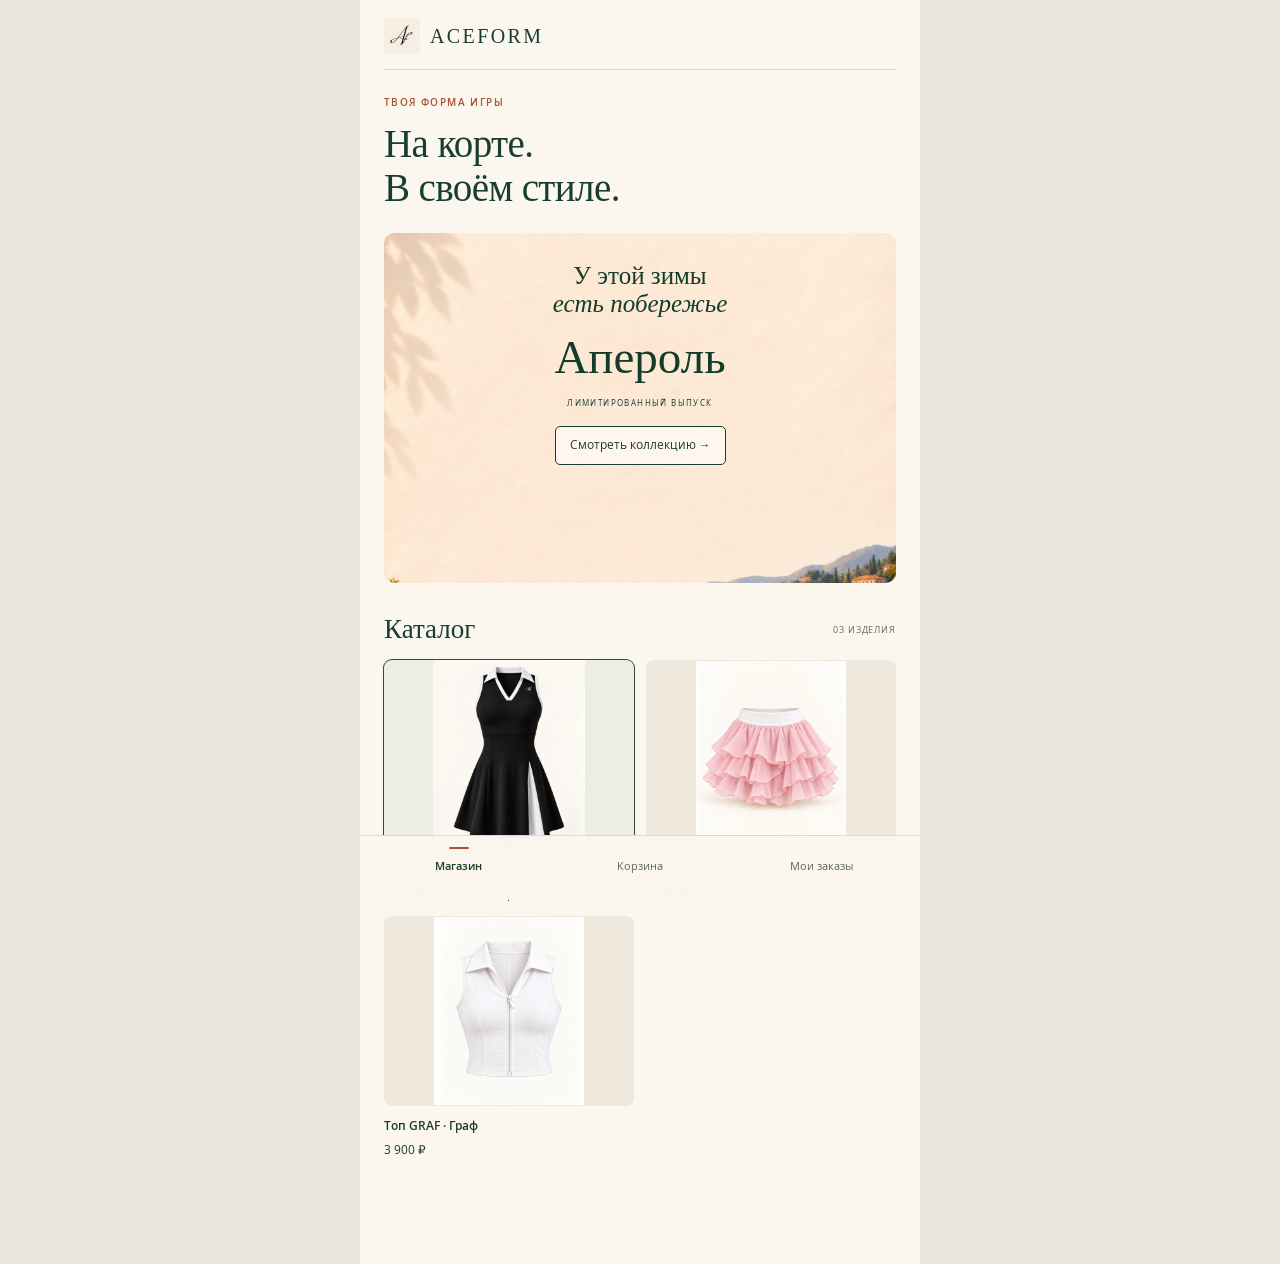
<file: index.html>
<!doctype html><html lang="ru"><head><meta charset="utf-8"><meta name="viewport" content="width=device-width,initial-scale=1,viewport-fit=cover"><meta name="theme-color" content="#f4f3ed"><title>ACEFORM · Твоя форма игры</title><link rel="preload" as="image" href="assets/aperol-cover-720.jpg" fetchpriority="high"><link rel="preload" as="script" href="store-runtime-8629c9eac1e0.js"><style>
*{box-sizing:border-box}body{margin:0;background:#e8e9e2;color:#203d32;font-family:Arial,sans-serif}button,input,textarea{font:inherit}button{cursor:pointer;color:inherit}button:focus-visible,input:focus-visible,textarea:focus-visible{outline:3px solid #aab954;outline-offset:3px}button{border:0}main{max-width:560px;margin:auto;background:#f7f7f0;min-height:100vh;padding:26px 24px 128px}header{display:flex;align-items:center;justify-content:space-between;border-bottom:1px solid #ced4c8;padding-bottom:23px}.logo{font-size:27px;font-weight:800;letter-spacing:-1.5px}.logo span{font-weight:400}small,.eyebrow{font-size:10px;letter-spacing:2px;text-transform:uppercase}.tag{border:1px solid #bcc8bc;border-radius:30px;padding:8px 10px;font-size:10px}h1{font:normal 47px/1.03 Georgia,serif;letter-spacing:-1.5px;margin:15px 0}h1 i{font-weight:normal}.intro{font-size:14px;line-height:1.6;color:#6c796f;max-width:340px}.eyebrow{margin-top:28px}.steps{display:flex;gap:8px;margin:26px 0}.step{flex:1;border-top:2px solid #d9ded3;padding-top:9px;font-size:10px;color:#869084}.step.active{border-color:#254b38;color:#254b38}.section-title{display:flex;justify-content:space-between;align-items:center;margin:25px 0 14px}h2{font:normal 26px Georgia,serif;margin:0}.section-title small{color:#81917e}.products{display:grid;grid-template-columns:1fr 1fr;gap:12px}.product{background:transparent;text-align:left;padding:0}.product .thumb{height:157px;background:#eceee3;border:1px solid transparent;border-radius:3px;display:grid;place-items:center;position:relative;overflow:hidden}.product.selected .thumb{border:1.5px solid #284c37;background:#e4e9db}.check{display:none;position:absolute;top:10px;right:10px;background:#284c37;color:white;border-radius:50%;width:20px;height:20px;text-align:center;padding-top:2px;font-size:12px}.selected .check{display:block}.product b{display:block;font-weight:500;font-size:14px;margin-top:10px}.product em{font-style:normal;color:#7f8a7c;font-size:11px;display:block;margin-top:5px}.art{width:125px;height:140px;filter:drop-shadow(0 8px 5px #00000012)}.studio{position:relative;margin-top:24px;background:#e7eadd;min-height:250px;border-radius:4px;display:grid;place-items:center;overflow:hidden}.studio:before{content:'';position:absolute;width:330px;height:330px;border:1px solid #bcc9b270;border-radius:50%;top:50px}.studio:after{content:'';position:absolute;width:230px;height:330px;border:1px solid #bcc9b270;border-radius:50%;top:-90px}.studio .art{width:220px;height:245px;z-index:1}.studio-label{position:absolute;left:16px;top:17px;font-size:10px;letter-spacing:2px}.studio-bottom{position:absolute;bottom:13px;left:16px;font-size:10px;color:#73806d}.field-title{display:flex;justify-content:space-between;font-size:13px;margin:24px 0 12px}.field-title span{color:#7c8875}.swatches{display:flex;gap:13px;flex-wrap:wrap}.swatch{width:36px;height:36px;border-radius:50%;background:var(--color);border:5px solid #f7f7f0;outline:1px solid #d7dbcf}.swatch.selected{outline:2px solid #284c37}.options{display:flex;gap:8px;flex-wrap:wrap}.option{background:transparent;border:1px solid #ccd3c6;border-radius:3px;min-width:48px;padding:12px 14px;font-size:12px}.option.selected{background:#284c37;color:#fff;border-color:#284c37}.hint{color:#788370;font-size:11px;line-height:1.6}.size-link{background:transparent;text-decoration:underline;font-size:11px;padding:0}.quantity{display:flex;align-items:center;border:1px solid #ccd3c6;width:max-content;border-radius:3px}.quantity button{background:transparent;width:42px;height:40px;font-size:19px}.quantity output{width:35px;text-align:center;font-size:13px}.primary{background:#284c37;color:#fff;padding:17px 18px;border-radius:3px;width:100%;display:flex;justify-content:space-between;align-items:center;font-size:14px}.secondary{width:100%;background:transparent;border:1px solid #c9d2c2;padding:13px;margin-top:10px;border-radius:3px}.note{margin-top:24px;padding:14px 0;border-top:1px solid #d8ddcf;display:flex;gap:12px;font-size:11px;color:#7c8775;line-height:1.6}.sticky{position:fixed;bottom:0;left:50%;transform:translateX(-50%);width:min(560px,100%);background:#f7f7f0ed;backdrop-filter:blur(15px);padding:14px 24px 20px;border-top:1px solid #d5dccd;z-index:3}.sticky .hint{margin:0 0 10px;text-align:center}dialog{border:0;padding:28px;max-width:480px;width:calc(100% - 32px);color:#203d32;background:#f7f7f0;border-radius:8px;max-height:88vh;overflow:auto}dialog::backdrop{background:#17251ac0}label{display:block;font-size:12px;margin-top:18px}input,textarea{width:100%;border:1px solid #c5cebf;background:transparent;padding:13px;border-radius:3px;margin-top:7px;color:#203d32}textarea{min-height:80px;resize:vertical}.close{float:right;background:none;font-size:23px}.order-line{display:flex;justify-content:space-between;border-bottom:1px solid #dce0d5;padding:13px 0;font-size:13px;gap:20px}.order-line span:last-child{text-align:right}pre{white-space:pre-wrap;font:13px/1.65 Arial}table{width:100%;border-collapse:collapse;font-size:12px}td,th{padding:12px 6px;border-bottom:1px solid #ddd;text-align:left}.hidden{display:none!important}@media(max-width:370px){main{padding-left:18px;padding-right:18px}h1{font-size:40px}.option{min-width:42px;padding:12px}}

.brand{display:flex;align-items:center;gap:9px}.brand img{width:48px;height:48px;object-fit:cover;mix-blend-mode:multiply}.brand span{font:22px Georgia,serif;letter-spacing:1px}.stock-line{display:flex;justify-content:space-between;gap:10px;margin:27px 0 12px;font-size:11px;color:#697764}.studio{background:#ecebe4;height:540px;display:block}.studio:before,.studio:after{display:none}#preview{height:100%;width:100%}.garment-photo{display:block;width:100%;height:100%;object-fit:cover;object-position:center 55%}.studio-label{background:#f7f7f0e8;padding:8px 11px;z-index:1;left:12px;top:12px;letter-spacing:1px}.studio-bottom{background:#f7f7f0e8;padding:7px 9px;bottom:12px;left:12px;right:12px}.thumb .garment-photo{object-position:center 52%}.studio .black-photo{object-position:32% 75%;width:150%;max-width:none;transform:translateX(-13%)}.thumb .black-photo{object-position:30% 70%;transform:scale(1.8);transform-origin:35% 70%}.studio .top-photo{object-position:center 43%;height:160%;transform:translateY(-15%)}.thumb .top-photo{object-position:43% 45%;transform:scale(1.9);transform-origin:45% 47%}.studio .skirt-photo{height:155%;transform:translateY(-25%);object-position:center}.thumb .skirt-photo{transform:scale(1.65);transform-origin:43% 60%}.studio .shorts-photo{height:180%;transform:translateY(-41%);object-position:30% 70%}.thumb .shorts-photo{transform:scale(1.9);transform-origin:30% 76%}.shorts-sketch{height:100%;display:flex;flex-direction:column;align-items:center;justify-content:center;color:#788370}.shorts-sketch svg{width:80%;max-height:75%}.shorts-sketch small{letter-spacing:0;text-transform:none}.stock-badge{display:inline-block;margin-top:22px;border-radius:24px;padding:9px 13px;font-size:12px;background:#e9e8e0;color:#666}.stock-badge[data-kind=available]{background:#e2eddf;color:#285333}.stock-badge[data-kind=preorder]{background:#f2e9d8;color:#785c25}.option:disabled{opacity:.4;cursor:not-allowed}.primary{min-height:52px}#price{font-size:15px;color:#203d32}.product .thumb{height:190px}.product.selected .thumb{box-shadow:0 0 0 1px #284c37}.check{z-index:2}@media(max-width:390px){.studio{height:460px}.product .thumb{height:155px}.tag{font-size:8px}}
.shorts-pair{width:100%;height:100%;background-image:url(assets/fast-shorts-pair.webp);background-repeat:no-repeat;background-size:200% auto}.studio:has(.shorts-pair){height:420px}.thumb .skirt-photo{transform:none;object-position:center 72%}.thumb .top-photo{transform:none;object-position:center 46%}.thumb .black-photo{transform:none;object-position:27% 76%}.thumb .garment-photo{position:absolute;inset:0;width:100%;height:100%;min-height:0}.thumb .black-photo{transform:scale(1.35);transform-origin:25% 80%}.studio .catalog-photo,.thumb .catalog-photo{width:100%;height:100%;object-fit:contain;object-position:center;transform:none;background:#faf8f4}.studio:has(.catalog-photo){background:#faf8f4} .featured-product{margin:20px 0 8px}.featured-product img{display:block;width:100%;max-height:440px;object-fit:contain;background:#faf8f4}.shorts-pair{background-color:#faf8f4}.studio:has(.shorts-pair),.thumb:has(.shorts-pair){background:#faf8f4}.product-card .product{width:100%}.card-size{display:block;margin:12px 0 18px;font-size:12px}.size-table{width:100%;border-collapse:collapse;font-size:13px;margin:20px 0}.size-table th,.size-table td{padding:10px 5px;border-bottom:1px solid #ddd;text-align:center}#sizeDialog [hidden]{display:none!important}.swatches{flex-wrap:wrap}/* One continuous studio surface; pale photo backgrounds blend into it. */
.studio,.thumb,.featured-product img,.studio:has(.catalog-photo),.studio:has(.shorts-pair),.thumb:has(.shorts-pair){background:#ffffff}
.studio,.thumb,.featured-product{isolation:isolate}
.studio .catalog-photo,.thumb .catalog-photo,.featured-product img{background:transparent;mix-blend-mode:normal}
.shorts-pair{background-color:#ffffff}
.product-story{margin:26px 0 30px;padding:22px 0;border-bottom:1px solid #dedfd5}.product-story h2{font:26px/1.2 Georgia,serif;margin:0 0 14px;color:#203d32}.product-story p{font-size:14px;line-height:1.7;color:#536050}.product-story ul{padding-left:20px;margin:18px 0;color:#354c3d;font-size:13px;line-height:1.6}.product-story li+li{margin-top:9px}.product-story .hint{font-size:12px}.product .thumb,.product.selected .thumb,.studio:has(.catalog-photo),.studio:has(.shorts-pair){background:#ffffff}.studio .catalog-photo,.thumb .catalog-photo,.featured-product img{background:transparent;mix-blend-mode:normal}[hidden]{display:none!important}.catalog-filters{margin:16px 0 10px}.catalog-filters .option{border-radius:24px;padding:10px 14px}.fit-gallery{margin:26px 0}.fit-gallery h2{font:23px Georgia,serif;margin-bottom:14px}.fit-gallery img{display:block;width:100%;height:auto;max-height:620px;object-fit:contain;background:#fff;border-radius:4px}.card-price{display:block;font-size:13px;margin-top:9px;color:#203d32}#bundleOptions .option{flex:1;min-width:110px}#price{font-size:17px;font-weight:500}.swatch:disabled{opacity:.3;cursor:not-allowed}
.model-photos{display:flex;gap:12px;overflow-x:auto;scroll-snap-type:x mandatory}.model-photos>figure{flex:0 0 100%;min-width:0;margin:0;scroll-snap-align:start}.model-photos figure img{display:block;width:100%;height:clamp(300px,calc(100svh - 300px),620px);object-fit:contain}.model-photos figcaption{font-size:12px;padding-top:10px;color:#697764}.gallery-controls{display:flex;align-items:center;justify-content:space-between;margin-top:12px;font-size:12px}.gallery-controls[hidden]{display:none}.gallery-controls button:disabled{opacity:.35;cursor:default}.primary:disabled{opacity:.45;cursor:not-allowed}select{font:inherit;color:inherit;width:100%;padding:13px;margin-top:7px;border:1px solid #c5cebf;background:#f7f7f0;border-radius:3px}.delivery-consent{display:flex;gap:10px;align-items:flex-start;line-height:1.5;margin-bottom:20px}.delivery-consent input{width:18px;flex:0 0 18px;margin-top:2px}#deliverySection{border-top:1px solid #d8ddcf;padding-top:16px;margin:18px 0}#deliverySection h3{font:normal 23px/1.2 Georgia,serif;margin:10px 0}#paymentReturnDialog p{line-height:1.5}#deliveryTracking{overflow-wrap:anywhere}#paidOrderSummary{font-size:13px}#deliverySection [hidden]{display:none}.model-history{margin:20px 0;border-top:1px solid #d8ddcf;padding-top:15px}.model-history summary{cursor:pointer;font-size:13px}.model-history p{font-size:13px;line-height:1.7}.model-history a{display:inline-block;margin-bottom:8px}.product b{line-height:1.4}.studio-label{max-width:calc(100% - 32px);line-height:1.6}.certificate-offer{margin:24px 0;padding:22px;border:1px solid #b7c5b8;background:#edf0e4}.certificate-offer h2{margin:12px 0;font-size:28px}.certificate-offer p{font-size:14px;line-height:1.6}.certificate-offer a,.certificate-offer button{display:inline-block;margin:8px 0;padding:10px 0;color:#203d32;background:none;font:inherit;text-decoration:underline}.certificate-offer [hidden]{display:none}.preorder-trap{position:absolute;left:-10000px;width:1px;height:1px;overflow:hidden}#preorderError{color:#9b2b25}#preorderReference{font-weight:bold}#preorderSuccessText{line-height:1.6}
.shop-intro{font-size:12px;color:#697764;margin:18px 0 0}.dress-intro{padding:16px 0 20px}.dress-intro .eyebrow{margin:0 0 10px;font-size:9px}.dress-intro h1{font:normal 37px/1.1 Georgia,serif;letter-spacing:-.7px;margin:0 0 10px}.dress-intro p:not(.eyebrow){font-size:13px;margin:0 0 16px;color:#536050}.dress-intro strong{display:block;font-size:20px;font-weight:500}.dress-intro>.hint{display:block;margin-top:7px}.dress-flow .studio{margin-top:0;height:clamp(300px,52svh,460px);background:#fff}.studio .fit-main{width:100%;height:100%;object-fit:contain;background:#fff}.dress-flow #purchaseOptions{padding:2px 0 20px}.dress-flow .stock-badge{margin-top:16px}.second-shorts{display:flex;gap:12px;align-items:flex-start;border:1px solid #ccd3c6;padding:14px;margin-top:16px;border-radius:4px;cursor:pointer}.second-shorts input{width:19px;height:19px;margin:1px 0;accent-color:#284c37;flex:0 0 19px}.second-shorts span{font-size:13px;line-height:1.5}.second-shorts b{font-weight:500;white-space:nowrap;margin-left:5px}.second-shorts small{display:block;font-size:11px;letter-spacing:0;text-transform:none;color:#697764;margin-top:3px}.advanced{font-size:12px;margin:18px 0}.advanced>summary{cursor:pointer;text-decoration:underline;color:#536050;padding:8px 0}.advanced .quantity{margin-top:12px}.dress-answers{padding:22px 0;border-top:1px solid #d8ddcf}.dress-answers h2{font-size:23px;margin-bottom:14px}.dress-answers details{border-bottom:1px solid #d8ddcf;padding:13px 0}.dress-answers summary{font-size:13px;cursor:pointer}.dress-answers p{font-size:12px;line-height:1.65;color:#536050}.dress-flow .product-story{margin-top:16px}.dress-flow .product-story>h2{font-size:23px}#collection{border-top:1px solid #d8ddcf;margin-top:30px;padding-top:10px}.dress-flow .studio-label{display:none}.dress-flow #bundleOptions .option{min-width:90px}.dress-flow .fit-gallery{margin-top:20px}.dress-flow #sizeChoice{scroll-margin-top:24px}.dress-flow #colors{scroll-margin-top:24px}
main{padding-top:18px}header{padding-bottom:14px}.collection-link{display:block;text-align:right;font-size:11px;color:#536050;margin:12px 0}.dress-intro{padding-top:4px}.dress-intro h1{font-size:34px}.dress-intro p:not(.eyebrow){margin-bottom:12px}.dress-intro .eyebrow{margin-bottom:7px}.dress-flow .studio{height:clamp(300px,48svh,420px)}.stock-line{margin:12px 0 18px}#collection{scroll-margin-top:18px}.checkout-delivery{display:block;text-align:center;font-size:11px;color:#697764;margin:-3px 0 12px}.sticky{padding-bottom:max(20px,env(safe-area-inset-bottom))}main{padding-bottom:165px}.inquiry-intro{padding:4px 0 20px}.inquiry-intro .eyebrow{margin:0 0 8px}.inquiry-intro h1{font:normal 32px/1.15 Georgia,serif;letter-spacing:-.5px;margin:0 0 12px}.inquiry-intro p:not(.eyebrow){font-size:14px;line-height:1.6;margin:0 0 9px}.inquiry-intro+.dress-intro[hidden]+.studio{margin-top:0}#preorderTelegram{display:block;line-height:1.6;padding:14px 0;font-size:14px}#requestExtras{margin:16px 0;font-size:12px}#requestExtras>summary{cursor:pointer;color:#697764}#requestFields [hidden]{display:none!important}.inquiry-flow .studio{height:clamp(280px,43svh,400px);margin-top:0}.inquiry-flow .studio-label{display:none}.inquiry-flow #purchaseOptions{padding-bottom:14px}.inquiry-flow .stock-badge{margin-top:16px}</style><style>.request-cart fieldset{border:1px solid #c9cfc3;border-radius:8px;padding:14px;margin:12px 0}.request-cart label{display:grid;gap:5px;margin:10px 0}.request-cart select,.request-cart input{width:100%;font:inherit;padding:10px;background:#fff;border:1px solid #b6c3b7;border-radius:4px;min-width:0}.request-item-grid{display:grid;grid-template-columns:1fr 1fr;gap:12px}</style><style data-source="basket.css">.basket-open{padding:9px 10px;background:#284c37;color:#fff;border-radius:3px;font-size:12px}header{gap:10px}.basket-close{float:right;background:none;font-size:25px}.basket-row{display:grid;grid-template-columns:95px 1fr;gap:15px;padding:18px 0;border-bottom:1px solid #d5dccd}.basket-row h3{font:20px Georgia;margin:0}.basket-row p{font-size:12px;line-height:1.5;margin:7px 0}.basket-thumb img{width:100%;height:140px;object-fit:contain}.basket-row label{margin:10px 0;display:flex;align-items:center;gap:8px}.basket-row input{width:65px;padding:8px;margin:0}.basket-shorts{overflow:hidden;position:relative;background:url('assets/fast-shorts-pair.webp') var(--shorts-position) center/200% auto no-repeat}.basket-shorts img{visibility:hidden}.basket-row .size-link{padding:9px 0}#basketActions{margin:18px 0}#basketActions>p{font-size:12px;line-height:1.5}#basketStatus:empty{display:none}#basketStatus{font-size:12px;margin:0 0 8px}#basketDock{margin-top:8px;padding:10px}#outfitPhoto,.basket-look{display:block;max-width:100%;height:360px;object-fit:contain;margin:16px auto;background:#f5f3ef}#outfitPhoto{width:100%;height:390px}#outfitChoices{display:grid;grid-template-columns:1fr 1fr;gap:10px}#outfitChoices fieldset{margin:0;border:1px solid #ccd3c6;min-width:0;padding:10px}#outfitChoices label{margin-top:9px}#outfitChoices select{width:100%;padding:10px 5px;margin-top:6px;font:inherit;background:#fff;border:1px solid #ccd3c6}#outfitAdd{margin-top:18px}.basket-summary{margin:20px 0;border-top:1px solid #d5dccd}.basket-summary p{font-size:13px;line-height:1.5}#basketError,#outfitError{color:#98293e;font-size:13px}#outfitDialog,#basketDialog{max-width:560px}main{padding-bottom:190px}@media(max-width:370px){#outfitChoices{grid-template-columns:1fr}#outfitPhoto{height:310px}}

.basket-picture{margin-top:22px}.basket-picture summary{cursor:pointer;text-decoration:underline;font-size:14px}.basket-picture .basket-look{width:100%;height:auto;max-height:600px}
</style><style>.collection-nav{display:flex;justify-content:flex-end;gap:20px;flex-wrap:wrap}.april-collection{border-top:1px solid #d8ddcf;margin-top:30px;padding-top:24px;scroll-margin-top:18px}.april-collection .eyebrow{margin:0 0 10px}.april-collection h2{font:normal 38px/1.1 Georgia,serif}.april-collection>p{font-size:14px;line-height:1.6;color:#536050}.april-gallery{display:grid;gap:22px;margin-top:20px}.april-gallery figure{margin:0}.april-gallery img{display:block;width:100%;height:auto;border-radius:4px}.april-gallery figcaption{font-size:13px;line-height:1.5;margin-top:10px}.april-collection>a{display:inline-block;color:#203d32;font-size:13px;margin:20px 0 4px}</style><style>.aperol-order{margin-top:14px}.aperol-price{font-size:19px;margin:12px 0}.aperol-price span{font-size:12px;color:#697764}.aperol-sizes{display:grid;grid-template-columns:repeat(2,minmax(0,1fr));gap:12px}.aperol-sizes select{min-width:0}.aperol-order details{font-size:12px;margin:16px 0}.aperol-order summary{cursor:pointer}.aperol-error{font-size:13px;color:#9b2b25}.aperol-order .primary{margin-top:16px}@media(max-width:360px){.aperol-sizes{grid-template-columns:1fr}}</style><style data-source="aperol.css">/* Апероль: Mediterranean collection cover and warm product cards. */
.april-collection{margin:30px -24px 0;padding:0 0 24px;border:0;background:#fff0dc;color:#143d2c;overflow:hidden}
.aperol-cover{position:relative;isolation:isolate;min-height:500px;aspect-ratio:4/5;box-sizing:border-box;padding:32px 18px 28px;text-align:center;background:#fff0dc url("assets/aperol-cover-720.jpg") center/cover no-repeat;display:flex;flex-direction:column;align-items:center}
.april-collection .aperol-cover .eyebrow{font:16px/1.3 Georgia,serif;letter-spacing:.32em;margin:0 0 26px;padding-left:.32em}
.aperol-motto{font:clamp(28px,7vw,43px)/1.12 Georgia,serif;margin:0 0 23px;color:#123d2b}
.aperol-motto em{font-weight:normal}
.april-collection .aperol-cover h2{font:normal clamp(48px,13vw,72px)/1 Georgia,serif;letter-spacing:-1px;margin:0}
.aperol-edition{font:10px/1.6 Arial,sans-serif;letter-spacing:.2em;text-transform:uppercase;margin:16px 0 0}
.aperol-discover{display:inline-block;margin-top:26px;color:#163d2c;background:rgba(255,246,231,.88);border:1px solid #486447;padding:12px 17px;font-size:12px;text-decoration:none;border-radius:2px}
.aperol-intro{padding:28px 24px 0;scroll-margin-top:20px}
.aperol-intro .eyebrow{font-size:10px;letter-spacing:.15em}
.aperol-intro>p:last-child{font-size:14px;line-height:1.7;margin-bottom:0;color:#536050}
.april-gallery{margin:22px 16px 0;gap:24px}
.april-gallery figure{background:#fffaf1;padding:10px 10px 18px;border:1px solid #e9d9c0;border-radius:6px;box-shadow:0 4px 18px #704f2810}
.april-gallery figcaption{font:normal 21px/1.3 Georgia,serif;margin:16px 4px 0}
.aperol-order{margin:14px 4px 0}.aperol-sizes select{background:#fffdf8}
.april-collection>a{margin:26px 24px 0}
@media(max-width:360px){.aperol-cover{min-height:460px;padding-top:28px}.aperol-motto{font-size:27px}.april-gallery{margin-inline:12px}}

/* Keep arrows aligned and all collection content inside narrow viewports. */
.aperol-order .primary{gap:12px;text-align:left;line-height:1.4}
.aperol-order .primary>span:first-child{flex:1;min-width:0}
.aperol-order .primary .aperol-arrow{flex:0 0 18px;width:18px;text-align:center;font-size:20px;line-height:1}
.aperol-sizes label{min-width:0;line-height:1.5}
.aperol-sizes select{display:block;width:100%;max-width:100%;box-sizing:border-box;appearance:none;-webkit-appearance:none;border:1px solid #c5cebf;border-radius:3px;padding:12px 32px 12px 12px;margin-top:7px;color:#203d32;font:inherit;line-height:1.4;background:#fffdf8 url("data:image/svg+xml,%3Csvg xmlns='http://www.w3.org/2000/svg' width='12' height='8' viewBox='0 0 12 8'%3E%3Cpath d='m1 1 5 5 5-5' fill='none' stroke='%23203d32' stroke-width='1.5'/%3E%3C/svg%3E") right 12px center/12px 8px no-repeat}
.aperol-discover{display:inline-flex;align-items:center;gap:10px;line-height:1.4}
.sticky.aperol-context>*:not(#basketDock){display:none!important}
.sticky.aperol-context #basketDock{margin-top:0}
@media(max-width:370px){.april-collection{margin-left:-18px;margin-right:-18px}}

.aperol-cover{width:100%;min-width:0}
@media(max-width:400px){header{flex-wrap:wrap}header .brand{min-width:0}header .tag{margin-left:auto}header .basket-open{margin-left:auto;flex-shrink:0}}

.aperol-capsule{margin:28px 0;padding:24px 18px;background:#f2e9da;border-radius:18px}.aperol-capsule h3{font-size:26px;line-height:1.2;margin:10px 0 20px}.capsule-photos{display:grid;grid-template-columns:1fr 1fr;gap:10px}.capsule-photos img{width:100%;border-radius:12px;aspect-ratio:3/4;object-fit:cover}.aperol-capsule .aperol-sizes{display:grid;grid-template-columns:minmax(0,1fr) minmax(0,1fr);gap:12px}.aperol-capsule select{width:100%;min-width:0}.aperol-capsule label{min-width:0}.aperol-capsule del{font-size:16px;opacity:.55;margin-right:8px}.aperol-capsule .primary{width:100%;margin-top:16px}
</style><style data-source="shop-shell.css">/* Focus one task per screen; retain the existing checkout dialogs. */
body[data-shop-screen] main{padding-bottom:105px}body[data-shop-screen] .collection-nav,body[data-shop-screen] main>.certificate-offer,body[data-shop-screen] #basketOpen,body[data-shop-screen] header .tag{display:none}
body[data-shop-screen] header{padding-bottom:18px;margin-bottom:22px}body[data-shop-screen] .brand{font-size:17px}
.shop-kicker{font-size:10px;letter-spacing:1.8px;line-height:1.6;color:#697764;margin:0 0 12px}.shop-home>h1{font:normal 37px/1.08 Georgia,serif;margin:0 0 24px;letter-spacing:-.8px}
.shop-home .aperol-cover{min-height:390px;aspect-ratio:4/5;margin:0 0 30px;padding-top:25px;border-radius:5px}.shop-home .aperol-cover .eyebrow{display:none}.shop-home .aperol-motto{font-size:27px;margin:12px 0 20px}.shop-home .aperol-cover h2{font:normal 51px/1 Georgia,serif}.shop-home .aperol-edition{font-size:8px;letter-spacing:1.4px}.shop-home .aperol-discover{margin-top:20px;background:#fff7e9e8}
body[data-shop-screen]:not([data-shop-screen="shop"]) .shop-home,body[data-shop-screen]:not([data-shop-screen="shop"]) #collection,body[data-shop-screen]:not([data-shop-screen="collection"]) #april,body[data-shop-screen]:not([data-shop-screen="outfit"]) #outfitDetail,body[data-shop-screen]:not([data-shop-screen="product"]) #productDetails,body[data-shop-screen]:not([data-shop-screen="orders"]) #shopOrders{display:none!important}
body[data-shop-screen] #collection{margin-top:0;border:0;padding-top:0}body[data-shop-screen] #collection .card-size,body[data-shop-screen] #catalogFilters,body[data-shop-screen] #filterHint,body[data-shop-screen] .product .check,body[data-shop-screen] .product em{display:none!important}body[data-shop-screen] .product.selected .thumb{border:0;background:#eceee3}body[data-shop-screen] .product .thumb{height:190px}body[data-shop-screen] .product b{font-size:13px;line-height:1.5}body[data-shop-screen] .card-price{font-size:12px;line-height:1.5;display:block;margin-top:5px}
.shop-back{display:block;padding:8px 0 18px;background:none;font-size:12px;color:#536050}.shop-back[hidden]{display:none}
body[data-shop-screen] #april{margin:0;padding:0;background:transparent;overflow:visible}.shop-collection-heading h1{font:normal 44px Georgia,serif;margin:0 0 10px}.shop-collection-heading>p:last-child{font-size:13px;line-height:1.6;margin:0 0 24px;color:#697764}
.shop-outfits{display:grid;gap:25px}.shop-outfit-card{display:block;text-decoration:none;color:inherit}.shop-outfit-card img{width:100%;height:auto;aspect-ratio:4/5;object-fit:cover;border-radius:4px;display:block}.shop-outfit-card>div{position:relative;padding:15px 32px 0 0}.shop-outfit-card h2{font:normal 24px Georgia,serif;margin:0}.shop-outfit-card p{font-size:12px;color:#697764;margin:7px 0 10px}.shop-outfit-card strong{font-size:14px;font-weight:normal}.shop-outfit-card span{position:absolute;right:2px;top:18px;font-size:21px}
.shop-full-outfit{margin:0}.shop-full-outfit>img{display:block;width:100%;height:auto;border-radius:4px}.shop-full-outfit figcaption{font:normal 29px/1.2 Georgia,serif;margin-top:22px}.shop-full-outfit .aperol-order{margin:12px 0 0}.shop-full-outfit .aperol-price{margin:0 0 14px}.shop-full-outfit .aperol-sizes{gap:12px}.shop-full-outfit .aperol-order .primary{position:sticky;bottom:80px;z-index:2;box-shadow:0 0 0 10px #f7f7f0}.shop-full-outfit .aperol-order>p.hint:last-of-type{margin-top:20px}
.shop-nav{position:fixed;bottom:0;left:50%;transform:translateX(-50%);width:min(560px,100%);display:grid;grid-template-columns:repeat(3,minmax(0,1fr));align-items:center;padding:15px 10px max(18px,env(safe-area-inset-bottom));background:#f7f7f0f5;backdrop-filter:blur(14px);border-top:1px solid #d5dccd;z-index:5;gap:4px}.shop-nav a,.shop-nav button{font:12px/1.4 Arial,sans-serif;text-align:center;text-decoration:none;color:#697764;padding:8px 0;background:none}.shop-nav a[aria-current="page"]{color:#203d32;font-weight:bold}
body[data-shop-screen] .sticky{display:none}body[data-shop-screen="product"] .sticky{display:block;bottom:70px;padding:10px 24px}.sticky.aperol-context>*{display:none!important}body[data-shop-screen="product"] .sticky #review,body[data-shop-screen="product"] .sticky #price{display:flex!important}body[data-shop-screen="product"] .sticky>*:not(#review):not(#price){display:none!important}
body[data-shop-screen="product"] #dressAnswers,body[data-shop-screen="product"] #productStory,body[data-shop-screen="product"] .stock-line,body[data-shop-screen="product"] #generalNote,body[data-shop-screen="product"] #generalDeliveryNote,body[data-shop-screen="product"] #availabilityHint,body[data-shop-screen="product"] #stockBadge,body[data-shop-screen="product"] #quantityAdvanced,body[data-shop-screen="product"] #orderTypes,body[data-shop-screen="product"] #orderTypes+.hint{display:none!important}body[data-shop-screen="product"] #purchaseOptions>.field-title:has(+ #orderTypes){display:none}body[data-shop-screen="product"] #inquiryIntro>p:not(.eyebrow),body[data-shop-screen="product"] #inquiryIntro>.hint{display:none}body[data-shop-screen="product"] .studio{margin-top:12px}body[data-shop-screen="product"] #fitGallery{margin-bottom:80px}
.shop-orders p:not(.shop-kicker){font-size:14px;line-height:1.7;color:#697764}.shop-orders .primary{margin-top:25px;text-decoration:none;line-height:1.5}#basketDialog .certificate-offer{margin-top:24px;font-size:12px}#basketDialog .certificate-offer[hidden]{display:none}
@media(max-width:360px){.shop-home>h1{font-size:32px}.shop-home .aperol-motto{font-size:23px}.shop-home .aperol-cover{min-height:360px}.shop-full-outfit .aperol-sizes{grid-template-columns:1fr}.shop-nav a,.shop-nav button{font-size:11px}.shop-full-outfit figcaption{font-size:26px}}

.basket-sizes{display:flex;gap:8px;flex-wrap:wrap}.basket-sizes label{display:grid;gap:4px;font-size:11px;margin:4px 0;flex:1;min-width:65px}.basket-sizes select{font:12px Arial,sans-serif;padding:8px;border:1px solid #c5cebf;background:#fffdf8;border-radius:3px;width:100%}body[data-shop-screen="product"] .sticky #checkoutError:not([hidden]){display:block!important}

/* Quiet merchandising, with details available only when needed. */
.shop-home>h1{font-size:32px;margin-bottom:20px}.shop-home .aperol-cover{min-height:0;aspect-ratio:auto;height:350px}.shop-home .aperol-motto{font-size:25px;margin:4px 0 16px}.shop-home .aperol-cover h2{font-size:47px}.shop-home .aperol-discover{margin-top:16px;padding:10px 14px}
.shop-outfits{grid-template-columns:repeat(2,minmax(0,1fr));gap:24px 12px}.shop-outfit-card h2{font-size:17px;line-height:1.25}.shop-outfit-card>div{padding:12px 0 0}.shop-outfit-card span{display:none}.shop-outfit-card p{font-size:11px;line-height:1.5;margin:7px 0}.shop-outfit-card strong{font-size:13px}.shop-outfit-card img{aspect-ratio:3/4}
.shop-full-outfit>img{max-height:420px;object-fit:cover;object-position:center 30%}.shop-full-outfit .aperol-order>p.hint{display:none}.shop-full-outfit .aperol-order details{margin:16px 0 24px}.shop-full-outfit .aperol-order details summary{color:#536050}.shop-full-outfit .aperol-order .primary{position:static;box-shadow:none}.shop-full-outfit figcaption{margin-top:20px}.shop-full-outfit .aperol-sizes label{margin-top:12px}
.shop-info{margin:26px 0 20px;border-top:1px solid #d5dccd}.shop-info details{border-bottom:1px solid #d5dccd;padding:17px 0}.shop-info summary{font-size:13px;cursor:pointer;list-style:none;display:flex;align-items:center;justify-content:space-between;gap:15px}.shop-info summary::-webkit-details-marker{display:none}.shop-info summary:after{content:'+';font-size:20px;line-height:1}.shop-info details[open]>summary:after{content:'−'}.shop-info p{font-size:13px;line-height:1.7;color:#697764;margin:14px 0 0}.shop-base-info{margin-bottom:130px}body:not([data-shop-screen="product"]) .shop-base-info{display:none}
body[data-shop-screen="product"] #fitGallery{margin-bottom:20px}body[data-shop-screen="product"] #modelPhotos{display:flex;overflow-x:auto;gap:10px;scroll-snap-type:x mandatory}body[data-shop-screen="product"] #modelPhotos>figure{flex:0 0 85%;scroll-snap-align:start}body[data-shop-screen="product"] #fitGallery h2{font:normal 22px Georgia,serif}body[data-shop-screen="product"] #galleryControls{display:none!important}
.shop-added{position:fixed;bottom:78px;left:50%;transform:translateX(-50%);width:calc(100% - 24px);max-width:520px;background:#fffaf1;border:1px solid #c9d2c2;border-radius:8px;padding:18px;box-shadow:0 8px 35px #203d3230;z-index:6}.shop-added[hidden]{display:none}.shop-added strong{font:normal 21px Georgia,serif}.shop-added p{font-size:12px;line-height:1.6;margin:9px 0 16px;color:#697764}.shop-added-actions{display:grid;grid-template-columns:1fr 1fr;gap:10px}.shop-added-actions button{margin:0;padding:12px 8px;font-size:12px;justify-content:center;line-height:1.4}
@media(max-width:360px){.shop-home>h1{font-size:29px}.shop-home .aperol-cover{height:325px;min-height:0}.shop-home .aperol-motto{font-size:22px}.shop-home .aperol-cover h2{font-size:43px}.shop-outfit-card h2{font-size:15px}.shop-full-outfit>img{max-height:360px}}

.shop-limited-swatch{position:relative;flex:0 0 36px}.shop-limited-mark{position:absolute;right:-8px;bottom:-8px;width:15px;height:15px;border-radius:50%;background:#fff0dc;color:#203d32;display:grid;place-items:center;font:9px Georgia,serif;border:1px solid #d9c7a7}.shop-limited-caption{flex-basis:100%;font:10px/1.5 Arial,sans-serif;letter-spacing:0;text-transform:none;color:#697764;margin-top:2px}.shop-outfit-palette{margin:20px 0}.shop-outfit-palette p{font-size:12px;line-height:1.6}.shop-outfit-palette>a:not(.swatch){display:inline-block;font-size:11px;color:#697764;margin:14px 16px 0 0}.shop-outfit-palette .swatch{display:block;text-decoration:none}.shop-outfit-palette .swatches{padding:3px}
</style><style data-source="theme.css">@font-face{font-family:'ACEFORM Sans';src:url('assets/fonts/OpenSans-Regular.woff2') format('woff2');font-style:normal;font-weight:400;font-display:swap}
@font-face{font-family:'ACEFORM Sans';src:url('assets/fonts/OpenSans-SemiBold.woff2') format('woff2');font-style:normal;font-weight:600 800;font-display:swap}
:root{--paper:#fbf6ee;--surface:#fffdf8;--ink:#193e31;--muted:#5b685f;--line:#ddd8ca;--accent:#a65330;--serif:Georgia,'Times New Roman',serif;--sans:'ACEFORM Sans',-apple-system,BlinkMacSystemFont,'Segoe UI',sans-serif}
body{background:#eae5da;color:var(--ink);font-family:var(--sans);font-size:14px;line-height:1.55;-webkit-font-smoothing:antialiased}
body[data-shop-screen] main,dialog{background:var(--paper);color:var(--ink)}
button,input,select,textarea{font-family:var(--sans)}
body[data-shop-screen] header{border-color:var(--line);padding-bottom:15px;margin-bottom:24px}body[data-shop-screen] header .brand{gap:10px}body[data-shop-screen] .brand span{font:normal 20px/1 var(--serif);letter-spacing:.12em}body[data-shop-screen] .brand img{width:36px;height:36px;border-radius:3px;mix-blend-mode:multiply}
.shop-home>h1{font:normal clamp(31px,8.5vw,39px)/1.12 var(--serif);letter-spacing:-.6px;margin-bottom:24px}.shop-kicker{color:var(--accent);font:600 10px/1.6 var(--sans);letter-spacing:.14em}.shop-collection-heading h1{font:normal 46px/1.1 var(--serif);letter-spacing:-.8px}.shop-collection-heading>p:last-child{color:var(--muted)}
.shop-home .aperol-cover{border-radius:10px}.shop-home .aperol-discover,.aperol-discover{font-family:var(--sans);font-size:12px;border-color:var(--ink);border-radius:5px;color:var(--ink);background:#fff9efeb}.aperol-cover .aperol-motto,.aperol-cover h2{color:#143c2b}.aperol-cover .aperol-edition{font-family:var(--sans)}
.shop-back{color:var(--muted);font-size:12px;padding-bottom:22px}.shop-outfit-card img,body[data-shop-screen] .product .thumb,.shop-full-outfit>img{border-radius:8px;background:#eee8dd}.shop-outfit-card h2{font:normal 18px/1.25 var(--serif);letter-spacing:.02em}.shop-outfit-card p{color:var(--muted);font-size:11px;line-height:1.6}.shop-outfit-card strong{font:600 13px/1.5 var(--sans)}
body[data-shop-screen] #collection h2{font:normal 27px/1.2 var(--serif)}body[data-shop-screen] #collection .section-title small{color:var(--muted);font:400 9px var(--sans);letter-spacing:.1em}body[data-shop-screen] .product b{font:600 12px/1.6 var(--sans)}body[data-shop-screen] .card-price{font:400 12px/1.6 var(--sans);color:var(--ink)}
.shop-full-outfit figcaption{font:normal 29px/1.2 var(--serif);letter-spacing:.02em}.aperol-price{font:600 22px/1.4 var(--sans);color:var(--ink)}.aperol-price span{font:400 11px/1.5 var(--sans);color:var(--muted)}
.hint,.shop-info p,.shop-orders p:not(.shop-kicker){color:var(--muted)}.hint{font-size:12px;line-height:1.7}.shop-limited-caption{font-family:var(--sans);color:var(--accent)}.shop-limited-mark{color:var(--accent);background:#fff0df;border-color:#dcbf9d}
.primary{background:var(--ink);color:#fffdf8;border-radius:7px;font:600 13px/1.5 var(--sans);padding:16px 18px;min-height:50px;gap:12px}.primary:active{background:#2c5140}.secondary,.option{border-color:#bfc5b8;background:transparent;color:var(--ink);border-radius:6px;font-family:var(--sans)}.secondary{font-size:12px;line-height:1.5}.option.selected{background:var(--ink);color:var(--surface);border-color:var(--ink)}
input,textarea,.aperol-sizes select,.basket-sizes select{background-color:var(--surface);border-color:#c8cdbf;border-radius:6px;color:var(--ink)}.aperol-sizes label,.shop-outfit-palette p{font:600 12px/1.6 var(--sans)}.aperol-sizes select{font:400 13px/1.5 var(--sans);min-height:46px}.swatch{border-color:var(--paper)}.swatch.selected{outline-color:var(--ink)}
.shop-info,.shop-info details{border-color:var(--line)}.shop-info summary{font:600 12px/1.6 var(--sans)}.shop-info p{font-size:12px;line-height:1.8}.shop-info summary:after{color:var(--accent);font-weight:400}.size-link{color:var(--muted);font-size:11px;text-underline-offset:3px}.shop-outfit-palette>a:not(.swatch){color:var(--muted);font-family:var(--sans)}
.shop-nav{background:#fbf6eef5;border-color:var(--line);padding-top:10px;padding-bottom:max(14px,env(safe-area-inset-bottom))}.shop-nav a,.shop-nav button{position:relative;font:400 11px/1.5 var(--sans);color:var(--muted);padding:12px 0}.shop-nav a[aria-current="page"]{color:var(--ink);font-weight:600}.shop-nav a[aria-current="page"]:before{content:'';position:absolute;left:calc(50% - 10px);top:1px;width:20px;height:2px;border-radius:2px;background:var(--accent)}
body[data-shop-screen="product"] .sticky{background:#fbf6eef5;border-color:var(--line)}body[data-shop-screen="product"] .sticky #price{font:600 16px/1.4 var(--sans);color:var(--ink);margin-bottom:10px}
dialog{border:1px solid var(--line);border-radius:12px}dialog::backdrop{background:#142c23a8}.basket-row{border-color:var(--line)}.basket-row h3{font:normal 21px/1.25 var(--serif)}.basket-row p{color:var(--muted)}.shop-added{background:var(--surface);border-color:var(--line);box-shadow:0 10px 35px #193e3126;border-radius:10px}.shop-added strong{font:normal 23px/1.2 var(--serif)}.shop-added p{color:var(--muted);font-family:var(--sans)}.shop-added-actions button{font-family:var(--sans);font-size:11px}
button:focus-visible,a:focus-visible,input:focus-visible,select:focus-visible,textarea:focus-visible,summary:focus-visible{outline:2px solid var(--accent);outline-offset:4px}
@media(max-width:360px){.shop-outfit-card h2{font-size:16px}.shop-full-outfit figcaption{font-size:26px}.shop-home>h1{font-size:31px}.shop-nav a,.shop-nav button{font-size:10px}}
@media(prefers-reduced-motion:no-preference){.primary,.secondary,.option{transition:background-color .15s,border-color .15s}}

/* Compact product choices with one persistent purchase action. */
:root{--shop-nav-height:70px}html{scroll-padding-bottom:calc(var(--shop-nav-height) + 100px)}
body[data-shop-screen="outfit"] main,body[data-shop-screen="product"] main{padding-bottom:calc(var(--shop-nav-height) + 115px)}
.shop-full-outfit figcaption{margin-top:16px}.shop-full-outfit .aperol-order{margin-top:6px}.shop-full-outfit .aperol-price{margin-bottom:12px;font-size:20px}.shop-outfit-palette{margin:12px 0}.shop-outfit-palette p{margin:0 0 8px;font-size:11px}.shop-outfit-palette>a:not(.swatch){margin:8px 12px 0 0;font-size:10px}.shop-full-outfit .aperol-sizes{grid-template-columns:repeat(2,minmax(0,1fr));gap:10px}.shop-full-outfit .aperol-sizes label{display:grid;grid-template-rows:1fr 44px;gap:5px;line-height:1.5;font-size:11px;margin-top:4px}.shop-full-outfit .aperol-sizes select{margin-top:0;min-height:44px;height:44px;font-size:12px;padding:9px 28px 9px 10px;background-position:right 10px center}.shop-full-outfit .aperol-order details{margin:14px 0 18px}.shop-full-outfit .shop-info{margin-top:18px}
.shop-buy-bar{position:fixed;bottom:var(--shop-nav-height);left:50%;transform:translateX(-50%);width:min(560px,100%);background:#fbf6eef5;backdrop-filter:blur(14px);padding:12px 24px;border-top:1px solid var(--line);z-index:4}.shop-buy-bar .primary{position:static;box-shadow:none;margin:0;width:100%}.shop-buy-bar[hidden]{display:none}
body[data-shop-screen="product"] .sticky{bottom:var(--shop-nav-height);padding:12px 24px;z-index:4}body[data-shop-screen="product"] .sticky #price{display:none!important}.shop-product-price{font:600 20px/1.4 var(--sans);margin:10px 0 0;color:var(--ink)}body[data-shop-screen="product"] #dressOffer{display:none}body[data-shop-screen="product"] .dress-intro h1,body[data-shop-screen="product"] .inquiry-intro h1{font-size:30px;line-height:1.15;margin:0 0 8px}body[data-shop-screen="product"] .dress-intro>p:not(.eyebrow),body[data-shop-screen="product"] .dress-intro>.hint{display:none}body[data-shop-screen="product"] .inquiry-intro{padding-bottom:8px}body[data-shop-screen="product"] .field-title{margin:16px 0 10px}body[data-shop-screen="product"] #dressBundle .field-title{margin-top:16px}body[data-shop-screen="product"] #sizeHint{margin:8px 0}.shop-added{bottom:calc(var(--shop-nav-height) + 8px)}
.shop-limited-mark{width:19px;height:19px;font:13px/1 var(--sans);border:none;background:var(--paper);right:-9px;bottom:-9px}
@media(max-width:360px){.shop-buy-bar,body[data-shop-screen="product"] .sticky{padding:10px 18px}.shop-full-outfit .aperol-sizes{grid-template-columns:repeat(2,minmax(0,1fr))}.shop-full-outfit .aperol-sizes select{font-size:12px}}

body[data-shop-screen="product"] #inquiryIntro>.shop-product-price,body[data-shop-screen="product"] #dressIntro>.shop-product-price{display:block!important}

/* Limited colors change the photograph and ordering controls in place. */
#productDetails.limited-selection #fitGallery,#productDetails.limited-selection #dressBundle,#productDetails.limited-selection #outfitOpen,#productDetails.limited-selection #sizeChoice,#productDetails.limited-selection #sizes,#productDetails.limited-selection #sizeHint{display:none!important}
body:has(#productDetails.limited-selection) .sticky{display:none!important}
.shop-inline-limited[hidden]{display:none}.shop-inline-limited .aperol-price,.shop-inline-limited .shop-outfit-palette,.shop-inline-limited .aperol-order>p.hint{display:none!important}
.shop-inline-limited .aperol-order{margin:0}.shop-inline-note{font:400 12px/1.65 var(--sans);color:var(--muted);margin:14px 0 8px}.shop-inline-limited .aperol-sizes{grid-template-columns:repeat(2,minmax(0,1fr));gap:10px}.shop-inline-limited .aperol-sizes label{margin-top:0;font-size:11px}.shop-inline-limited .aperol-order details{margin:14px 0 20px}.shop-inline-limited .shop-buy-bar .primary{margin-top:0}.shop-preview-form .shop-buy-bar .primary:disabled{background:#66766b;color:#fff;cursor:default}
#productDetails.limited-selection .studio{height:clamp(300px,44svh,420px);min-height:0}#productDetails.limited-selection #preview{height:100%;width:100%}#productDetails.limited-selection .fit-main{display:block;width:100%;height:100%;object-fit:cover;object-position:center 35%}

.shop-render-note{font:400 10px/1.5 var(--sans);color:var(--muted);margin:8px 0}.shop-inline-limited .aperol-sizes select{font-size:12px;padding-left:10px}.shop-inline-limited .aperol-sizes label{display:grid;grid-template-rows:1fr 44px;gap:5px}.shop-inline-limited .aperol-sizes select{height:44px;margin-top:0}

/* A single studio framing across standard and limited colors in product cards. */
body[data-shop-screen="product"] #productDetails .studio{height:clamp(330px,46svh,430px);min-height:0;background:#f0eeea}
body[data-shop-screen="product"] #productDetails .studio:before,body[data-shop-screen="product"] #productDetails .studio:after{display:none}
body[data-shop-screen="product"] #productDetails #preview{width:100%;height:100%}
body[data-shop-screen="product"] #productDetails #preview .fit-main{display:block;width:100%;height:100%;max-height:none;object-fit:contain;object-position:center;mix-blend-mode:normal}

body[data-shop-screen="product"] #sizeHint,body[data-shop-screen="product"] #bundlePriceNote,body[data-shop-screen="product"] #studioTitle{display:none!important}.shop-info p{font-size:13px;line-height:1.8}

/* Customer order history shares the storefront typography and palette. */
.shop-orders h1{font:normal 36px/1.15 var(--serif);margin:0 0 20px}.order-list-toolbar{display:flex;justify-content:space-between;align-items:center;gap:15px;margin-bottom:18px}.order-list-toolbar p{font-size:11px!important;margin:0}.customer-order-card{padding:18px;background:var(--surface);border:1px solid var(--line);border-radius:10px;margin-bottom:18px}.customer-order-meta{display:flex;justify-content:space-between;gap:10px;font-size:11px;color:var(--muted);margin-bottom:12px}.customer-order-status{display:inline-block;font-size:11px;padding:5px 10px;border-radius:20px;color:var(--ink);background:#e9eee4}.customer-order-status[data-status="offer_ready"],.customer-order-status[data-status="awaiting_payment"]{background:#f8e5d4;color:#854b2c}.customer-order-status[data-status="closed"]{background:#eeebe5;color:#63635a}.customer-order-pictures{display:flex;gap:8px;margin:16px 0 12px;overflow:hidden}.customer-order-pictures img{width:72px;height:96px;object-fit:cover;border-radius:5px;background:var(--paper)}.shop-orders .customer-order-names{font:normal 20px/1.35 var(--serif);color:var(--ink);margin:12px 0}.shop-orders .customer-order-total{font:600 20px var(--sans);color:var(--ink);margin:12px 0 8px}.shop-orders .customer-order-payment,.shop-orders .customer-order-next,.shop-orders .customer-order-tracking{font-size:12px;line-height:1.65}.shop-orders .customer-order-card .primary{margin-top:18px}.customer-order-history{font:normal 26px var(--serif);margin:30px 0 18px}#customerOrdersError{color:#9b382d;font-size:13px}.customer-orders-empty{font-size:14px;line-height:1.8}

/* Order details use the same compact mobile account layout as the list. */
.customer-order-page{max-width:560px;margin:0 auto;background:var(--paper);min-height:100svh}.customer-order-page header{padding:22px 20px;border-color:var(--line);font-size:12px;align-items:center}.customer-order-page header strong{font:20px var(--serif);letter-spacing:.14em}.customer-order-page main{padding:24px 20px 110px}.customer-order-page h1{font:36px/1.15 var(--serif);margin:0 0 12px}.customer-order-page h2{font:25px/1.2 var(--serif);margin:0 0 18px}.customer-order-page main>p:not(#error){display:none}.customer-order-page .toolbar{margin:18px 0;gap:12px;font-size:11px}.customer-order-page .toolbar p{margin:0}.customer-order-page button{border-radius:7px;min-height:44px}.customer-order-page .customer-progress{background:transparent;border:0;border-bottom:1px solid var(--line);border-radius:0;margin:0 0 26px;padding:0 0 20px}.customer-order-page .customer-progress>.muted{display:none}.customer-order-page .customer-progress p{font-size:12px;color:var(--muted)}.customer-order-page .previews{display:grid;grid-template-columns:1fr;gap:18px}.customer-order-page .previews figure{display:grid;grid-template-columns:76px minmax(0,1fr);gap:14px;max-width:none!important;margin:0!important}.customer-order-page .previews img{width:76px;height:102px;object-fit:cover;border-radius:6px;background:var(--surface)}.customer-order-page .previews figcaption{font-size:12px;padding:2px 0;line-height:1.8}.customer-order-page .previews strong{font:19px/1.35 var(--serif)}.customer-order-page .lead,.customer-order-page .order-receiving{padding:24px 0;margin:24px 0 0;border-top:1px solid var(--line)}.customer-order-page .quote-lines{font-size:12px;color:var(--muted)}.customer-order-page .order-payment{margin-top:24px}.order-payment dl{margin:0}.order-payment dl>div{display:flex;justify-content:space-between;gap:16px;padding:10px 0;border-bottom:1px solid var(--line);font-size:13px}.order-payment dt{color:var(--muted)}.order-payment dd{margin:0;font-weight:600;white-space:nowrap}.customer-order-page .muted{font-size:12px;color:var(--muted)}.customer-order-page #pay,.customer-order-page #confirm,.customer-order-page #progressNext{width:100%;background:var(--ink);color:var(--surface);border:0;padding:15px;font-size:13px}.customer-order-page .order-actions{border-top:1px solid var(--line);margin:20px 0;padding-top:20px}.order-actions>summary{cursor:pointer;font-size:13px}.customer-order-page .intake{border-top:0;padding-top:20px}.customer-order-page .shop-nav{position:fixed;bottom:0;left:50%;transform:translateX(-50%);width:min(560px,100%);display:grid;grid-template-columns:repeat(3,minmax(0,1fr));padding:16px 10px max(18px,env(safe-area-inset-bottom));background:var(--paper);border-top:1px solid var(--line);z-index:5}.customer-order-page .shop-nav a{color:var(--muted);text-align:center;text-decoration:none;font-size:11px;padding:8px 0}.customer-order-page .shop-nav a[aria-current="page"]{color:var(--ink);font-weight:600}

.payment-stages{display:grid;grid-template-columns:1fr 1fr;gap:10px;margin:18px 0;font-size:12px}.payment-stages>span{padding:12px;border:1px solid var(--line);border-radius:7px}.payment-stages small{display:block;color:var(--muted);font-size:11px;margin-top:5px}.customer-order-page #payBalance{width:100%;padding:15px;background:var(--ink);color:var(--surface);border:0;margin:8px 0;font-size:13px}

.aperol-shorts-note{font:12px/1.7 var(--sans);color:var(--muted);margin:12px 0}.aperol-extra{display:flex!important;align-items:flex-start;gap:10px;font:12px/1.6 var(--sans);margin:16px 0}.aperol-extra input{width:18px!important;height:18px;flex:0 0 18px;margin:2px 0 0;padding:0;accent-color:var(--ink)}.aperol-extra b{white-space:nowrap;font-weight:600}
</style></head><body data-shop-screen="shop"><main><header><div class="brand"><img src="assets/fast-monogram.webp" alt="Монограмма ACEFORM"><span>ACEFORM</span></div><span class="tag">COURT COLLECTION</span></header><section class="shop-home" id="shopHome"><p class="shop-kicker">ТВОЯ ФОРМА ИГРЫ</p><h1>На корте.<br>В своём стиле.</h1><div class="aperol-cover"><p class="eyebrow">ACEFORM</p><p class="aperol-motto">У этой зимы<br><em>есть побережье</em></p><h2>Апероль</h2><p class="aperol-edition">Лимитированный выпуск</p><a class="aperol-discover" href="#april">Смотреть коллекцию →</a></div></section><nav class="collection-nav" aria-label="Коллекции"><a class="collection-link" href="#april">Апероль ↓</a><a class="collection-link" href="#collection">Весь каталог ↓</a></nav><section id="productDetails"><div id="inquiryIntro" class="inquiry-intro" hidden><p class="eyebrow">ACEFORM · ДЛЯ ТВОЕЙ ИГРЫ</p><h1 id="inquiryTitle"></h1><p>Выбери цвет и размер. Цена изделия указана ниже.</p><span class="hint">Изготовление на заказ. Срок и доставку согласуем отдельно.</span></div><div id="dressIntro" class="dress-intro"><p class="eyebrow">EVERT · ЭВЕРТ</p><h1>Платье EVERT</h1><p>Теннисная элегантность с характером.</p><strong id="dressOffer">Платье + шорты · 8 000 ₽</strong><span class="hint">Одна пара шорт MARBLE уже в комплекте.</span></div><div class="studio"><span class="studio-label" id="studioTitle"></span><div id="preview"></div></div><div id="purchaseOptions"><div class="field-title">Цвет изделия <span id="colorName"></span></div><div id="colors" class="swatches"></div><div class="field-title" id="sizeChoice">Размер <button class="size-link" id="sizesHelp">Подобрать размер ↗</button></div><div class="options" id="sizes"></div><p class="hint" id="sizeHint">Размер можно уточнить при согласовании предзаказа.</p><div class="stock-badge" id="stockBadge" role="status"></div><section id="dressBundle"><div class="field-title">Шорты в комплекте <span>1 пара включена</span></div><div id="bundleOptions" class="options"></div><label class="second-shorts"><input type="checkbox" id="addSecondShorts"><span>Добавить вторую пару <b>+1 500 ₽</b><small>Белые и чёрные шорты в одном комплекте</small></span></label><p class="hint" id="bundlePriceNote"></p><details id="shortsAdvanced" class="advanced"><summary>Другой размер шорт</summary><div class="field-title">Размер шорт</div><div id="shortsSizes" class="options"></div><p class="hint">Платье и шорты можно выбрать разного размера; такую комплектацию подтвердит менеджер.</p></details></section><div class="field-title">Формат заказа</div><div class="options" id="orderTypes"></div><p class="hint" id="availabilityHint" aria-live="polite"></p><details id="quantityAdvanced" class="advanced"><summary>Количество комплектов</summary><div class="quantity"><button id="minus" aria-label="Уменьшить количество">−</button><output id="qty">1</output><button id="plus" aria-label="Увеличить количество">+</button></div></details></div><div class="stock-line"><span id="stockStatus" role="status"></span><button id="stockRefresh" class="size-link">Обновить ↻</button></div><section id="dressAnswers" class="dress-answers" hidden><h2>Перед выходом на корт</h2><details open><summary>Что входит в комплект?</summary><p>Платье EVERT и одна пара шорт MARBLE на выбор — белые или чёрные. Вторая пара добавляется за 1 500 ₽.</p></details><details><summary>Как выбрать размер?</summary><p>Нажми «Подобрать размер» и введи мерки. По умолчанию размер шорт совпадает с размером платья. Если нужен другой, открой дополнительные настройки.</p><button type="button" id="dressSizeHelp" class="size-link">Подобрать размер ↗</button></details><details><summary>Как получить заказ?</summary><p>СДЭК, курьер или самовывоз. После подтверждения оплаты появится форма получения. Доставка оплачивается отдельно; стоимость и дату отправки согласуем с тобой.</p><a class="size-link" href="https://t.me/aceform_bot" target="_blank" rel="noopener noreferrer">Уточнить доставку до покупки ↗</a><p class="hint">Авито-доставка оформляется отдельно по согласованию с ACEFORM.</p></details><p class="hint">Оплата комплекта через ЮMoney. Статус оплаты проверяется автоматически.</p></section><section id="fitGallery" class="fit-gallery" aria-label="На фигуре"><h2>На фигуре</h2><div id="modelPhotos" class="model-photos" aria-label="Фотографии на фигуре"></div><div class="gallery-controls" id="galleryControls" hidden><button type="button" id="galleryPrev" class="option" aria-label="Предыдущее фото">←</button><span id="galleryCount" role="status" aria-live="polite"></span><button type="button" id="galleryNext" class="option" aria-label="Следующее фото">→</button></div></section><section id="productStory" class="product-story" aria-label="Об изделии"><h2 id="productStoryTitle"></h2><p id="productStoryText"></p><ul id="productBenefits"></ul><details class="model-history"><summary>История модели</summary><p id="modelHistoryText"></p></details><p id="productStoryNote" class="hint"></p></section><div class="note" id="generalNote"><span>↗</span><span>Каждый комплект начинается с твоего выбора.<br>Срок изготовления и детали заказа согласуем с вами.</span></div><p class="hint" id="generalDeliveryNote">Платье продаётся с шортами. Доставку согласуем после оплаты; её стоимость оплачивается отдельно. Топ и юбка доступны отдельно. Шорты отдельно не продаются.</p></section><section class="april-collection" id="april" aria-labelledby="aprilTitle"><div class="aperol-cover"><p class="eyebrow">ACEFORM</p><p class="aperol-motto">У этой зимы<br><em>есть побережье</em></p><h2 id="aprilTitle">Апероль</h2><p class="aperol-edition">Лимитированный выпуск</p><a class="aperol-discover" href="#aperolLooks">Выбрать свой образ ↓</a></div><div class="aperol-intro" id="aperolLooks"><p class="eyebrow">АПЕРОЛЬ · ДЛЯ ТВОЕЙ ИГРЫ</p><p>Три образа. Тёплые оттенки побережья.<br>Лимитированная коллекция — на заказ.</p></div><div class="april-gallery"><figure><img src="assets/fast-april-evert-navy.jpg" alt="Платье EVERT · тёмно-синий — коллекция Апероль" loading="lazy" decoding="async"><figcaption>Платье EVERT · тёмно-синий</figcaption></figure><figure><img src="assets/fast-april-graf-bueno.jpg" alt="Топ GRAF + юбка BUENO — коллекция Апероль" loading="lazy" decoding="async"><figcaption>Костюм GRAF + BUENO</figcaption></figure><figure><img src="assets/fast-april-evert-orange.jpg" alt="Платье EVERT · оранжевый — коллекция Апероль" loading="lazy" decoding="async"><figcaption>Платье EVERT · оранжевый</figcaption></figure><figure><img src="assets/fast-aperol-graf-orange-bueno-navy-preview.jpg" alt="Оранжевый GRAF + синяя BUENO · Апероль" loading="lazy" decoding="async"><figcaption>Костюм GRAF + BUENO</figcaption></figure></div><a href="#collection">Перейти в каталог ↓</a></section><section id="collection" aria-label="Вся коллекция"><div class="section-title"><h2>Каталог</h2><small>03 ИЗДЕЛИЯ</small></div><div class="options catalog-filters" id="catalogFilters" aria-label="Фильтр по наличию"></div><p class="hint" id="filterHint" role="status"></p><div class="products" id="products"><div class="product-card"><a class="product" href="#product/dress" style="display:block;color:inherit;text-decoration:none"><span class="thumb"><img class="garment-photo catalog-photo" loading="lazy" decoding="async" fetchpriority="low" src="assets/fast-dress-black-catalog.webp" alt="Платье EVERT · Эверт"></span><b>Платье EVERT · Эверт</b><span class="card-price">8 000 ₽ · платье + шорты</span></a></div><div class="product-card"><a class="product" href="#product/skirt" style="display:block;color:inherit;text-decoration:none"><span class="thumb"><img class="garment-photo catalog-photo" loading="lazy" decoding="async" fetchpriority="low" src="assets/fast-rococo-white-pink-catalog.webp" alt="Юбка BUENO · Буэно"></span><b>Юбка BUENO · Буэно</b><span class="card-price">7 900 ₽</span></a></div><div class="product-card"><a class="product" href="#product/top" style="display:block;color:inherit;text-decoration:none"><span class="thumb"><img class="garment-photo catalog-photo" loading="lazy" decoding="async" fetchpriority="low" src="assets/fast-top-white-catalog.webp" alt="Топ GRAF · Граф"></span><b>Топ GRAF · Граф</b><span class="card-price">3 900 ₽</span></a></div></div></section></main><div class="sticky"><p class="hint" id="price">Стоимость уточняется</p><button class="size-link" id="lastPayment" hidden>Проверить последнюю оплату</button><p class="hint" id="checkoutError" role="status" hidden></p><a id="dressCheckoutHint" class="checkout-delivery" href="#dressAnswers">Доставка отдельно · условия получения</a><button class="primary" id="review">Оставить заявку <span>↗</span></button></div><dialog id="sizeDialog"><button class="close" aria-label="Закрыть">×</button><h2 id="sizeTitle">Подобрать размер</h2><p class="hint">Измерь грудь и бёдра по самым выступающим точкам, талию — в самом узком месте. Держи ленту горизонтально, без натяжения. Мерки в таблице указаны в сантиметрах.</p><div class="size-table-wrap"><table class="size-table"><thead><tr><th>Размер</th><th>Грудь</th><th>Талия</th><th>Бёдра</th></tr></thead><tbody><tr><th>S</th><td>87–90</td><td>67–70</td><td>93–96</td></tr><tr><th>M</th><td>91–94</td><td>71–74</td><td>97–100</td></tr><tr><th>L</th><td>95–98</td><td>75–78</td><td>101–104</td></tr></tbody></table></div><form id="sizeForm"><label>Обхват груди, см<input id="measure-bust" type="number" inputmode="decimal" min="1" max="250" step="0.1"></label><label>Обхват талии, см<input id="measure-waist" type="number" inputmode="decimal" min="1" max="250" step="0.1"></label><label>Обхват бёдер, см<input id="measure-hips" type="number" inputmode="decimal" min="1" max="250" step="0.1"></label><button class="secondary" type="submit">Определить размер</button></form><p id="sizeResult" role="status" aria-live="polite" class="hint"></p><button id="applySize" type="button" class="primary" hidden>Выбрать размер</button><p class="hint">Подбор по таблице ACEFORM. Посадку при необходимости уточнит менеджер. Мерки не сохраняются и не отправляются.</p></dialog><dialog id="orderDialog"><button class="close" aria-label="Закрыть">×</button><small id="requestEyebrow">ТВОЙ ВЫБОР</small><h2 id="requestTitle" style="margin-top:12px">Почти на корте.</h2><div id="summary"></div><form id="orderForm"><div id="requestFields"><label id="customerLabel">Как к тебе обращаться<input name="customer" required maxlength="80" autocomplete="name" placeholder="Имя"></label><label id="contactLabel">Контакт для связи<input name="contact" required maxlength="100" placeholder="@telegram или номер телефона"></label><label id="commentLabel">Пожелания и мерки<textarea name="comment" maxlength="1000" placeholder="Рост, мерки или особые пожелания"></textarea></label><label id="sportLabel">Каким спортом занимаешься? (необязательно)<input name="sport" maxlength="60" placeholder="Например, теннис или падел"></label><label id="racketLabel">Какой ракеткой играешь? (необязательно)<input name="racket" maxlength="90" placeholder="Марка и модель, если знаешь"></label><label class="delivery-consent"><input type="checkbox" name="consent" value="yes" required><span id="requestConsent">Передаю ACEFORM имя, контакт и пожелания для оформления и согласования заказа.</span></label><div class="preorder-trap" aria-hidden="true"><label>Оставьте пустым<input name="website" tabindex="-1" autocomplete="off"></label></div></div><p class="hint" id="requestNote">Отправим заявку в ACEFORM. Стоимость изделий указана в корзине. Срок изготовления и доставку согласуем отдельно.</p><a id="preorderTelegram" class="size-link" href="https://t.me/aceform_bot/shop" hidden>Открыть магазин в Telegram ↗</a><p id="preorderError" class="hint" role="alert" hidden></p><button class="primary" type="submit">Отправить заявку <span>↗</span></button></form><div id="result" class="hidden"><h3 id="requestSuccessTitle">Заявка получена</h3><p id="preorderReference"></p><p id="preorderSuccessText" role="status"></p><a id="preorderOrderLink" class="size-link" hidden>Посмотреть итог заказа ↗</a><button class="primary" id="preorderClose" type="button">Вернуться к коллекции</button></div></dialog><form id="walletCheckout" method="POST" action="https://yoomoney.ru/quickpay/confirm" target="_self" hidden><input type="hidden" name="receiver" value="4100116872093109"><input type="hidden" name="quickpay-form" value="button"><input type="hidden" name="sum"><input type="hidden" name="label"><input type="hidden" name="paymentType" value="AC"><input type="hidden" name="successURL"></form><dialog id="paymentReturnDialog"><button class="close" aria-label="Закрыть">×</button><small>ACEFORM · ТВОЙ ЗАКАЗ</small><h2 id="paymentReturnTitle">Проверяем оплату</h2><p id="paymentReturnText" role="status" aria-live="polite"></p><div id="paymentReturnState" class="stock-badge">Ожидаем подтверждение</div><p id="paymentReturnAmount"></p><p class="hint" id="paymentReturnOrder" style="overflow-wrap:anywhere"></p><p id="paidOrderSummary" class="hint" hidden></p><p id="fulfillmentNote" class="hint" hidden></p><section id="deliverySection" hidden aria-label="Доставка заказа"><div id="deliveryStart"><p>Осталось выбрать, как получить твой комплект.</p><button class="primary" id="deliveryOpen" type="button">Оформить доставку <span>→</span></button></div><form id="deliveryForm" hidden><h3>Куда отправить твой комплект?</h3><label>Способ получения<select id="deliveryMethod" name="method" required><option value="cdek">СДЭК — пункт выдачи</option><option value="pickup">Самовывоз</option></select></label><p class="hint" id="deliveryMethodHint"></p><label>Имя и фамилия получателя<input name="recipient" required maxlength="100" autocomplete="shipping name"></label><label>Телефон<input name="phone" type="tel" required maxlength="30" autocomplete="shipping tel" placeholder="+7 999 123-45-67"></label><label>Telegram для связи · необязательно<input name="telegram" maxlength="33" placeholder="@username" autocapitalize="none"></label><label>Город<input name="city" required maxlength="100" autocomplete="shipping address-level2"></label><label id="deliveryAddressLabel"><span id="deliveryAddressTitle">Адрес или код пункта СДЭК</span><textarea id="deliveryAddress" name="address" maxlength="400" required></textarea></label><label>Комментарий · необязательно<textarea name="comment" maxlength="500" placeholder="Удобное время или пожелания"></textarea></label><p class="hint">Стоимость доставки сообщим после проверки данных. Она оплачивается отдельно от комплекта.</p><label class="delivery-consent"><input type="checkbox" name="consent" value="yes" required><span>Передаю ACEFORM имя, контакты и данные получения для оформления и согласования доставки заказа.</span></label><button class="primary" id="deliverySubmit" type="submit">Сохранить данные доставки <span>→</span></button><p id="deliveryError" class="hint" role="status" aria-live="polite" hidden></p></form><div id="deliveryReceived" hidden><h3 id="deliveryReceivedTitle">Данные для доставки получены</h3><p id="deliveryReceivedText">Проверим детали и свяжемся с тобой по указанным контактам. Стоимость доставки согласуем отдельно.</p><p id="deliveryTracking" hidden></p><p class="hint">Для уточнения или изменения данных свяжись с ACEFORM и укажи номер заказа.</p><button class="secondary" type="button" id="deliveryRefresh">Обновить статус заказа</button></div></section><button class="secondary" id="paymentResume" hidden>Продолжить оплату</button><button class="size-link" id="paymentRelease" hidden>Отменить резерв</button><button class="secondary" id="paymentReturnRetry">Проверить ещё раз</button><a class="size-link" href="https://t.me/aceform_bot" target="_blank" rel="noopener noreferrer">Связаться с ACEFORM ↗</a></dialog><nav class="shop-nav" aria-label="Навигация магазина"><a href="#shop" aria-current="page">Магазин</a><button type="button" id="shopCart">Корзина <span></span></button><a href="#my-orders">Мои заказы</a></nav><script defer src="store-runtime-8629c9eac1e0.js"></script></body></html>
</file>
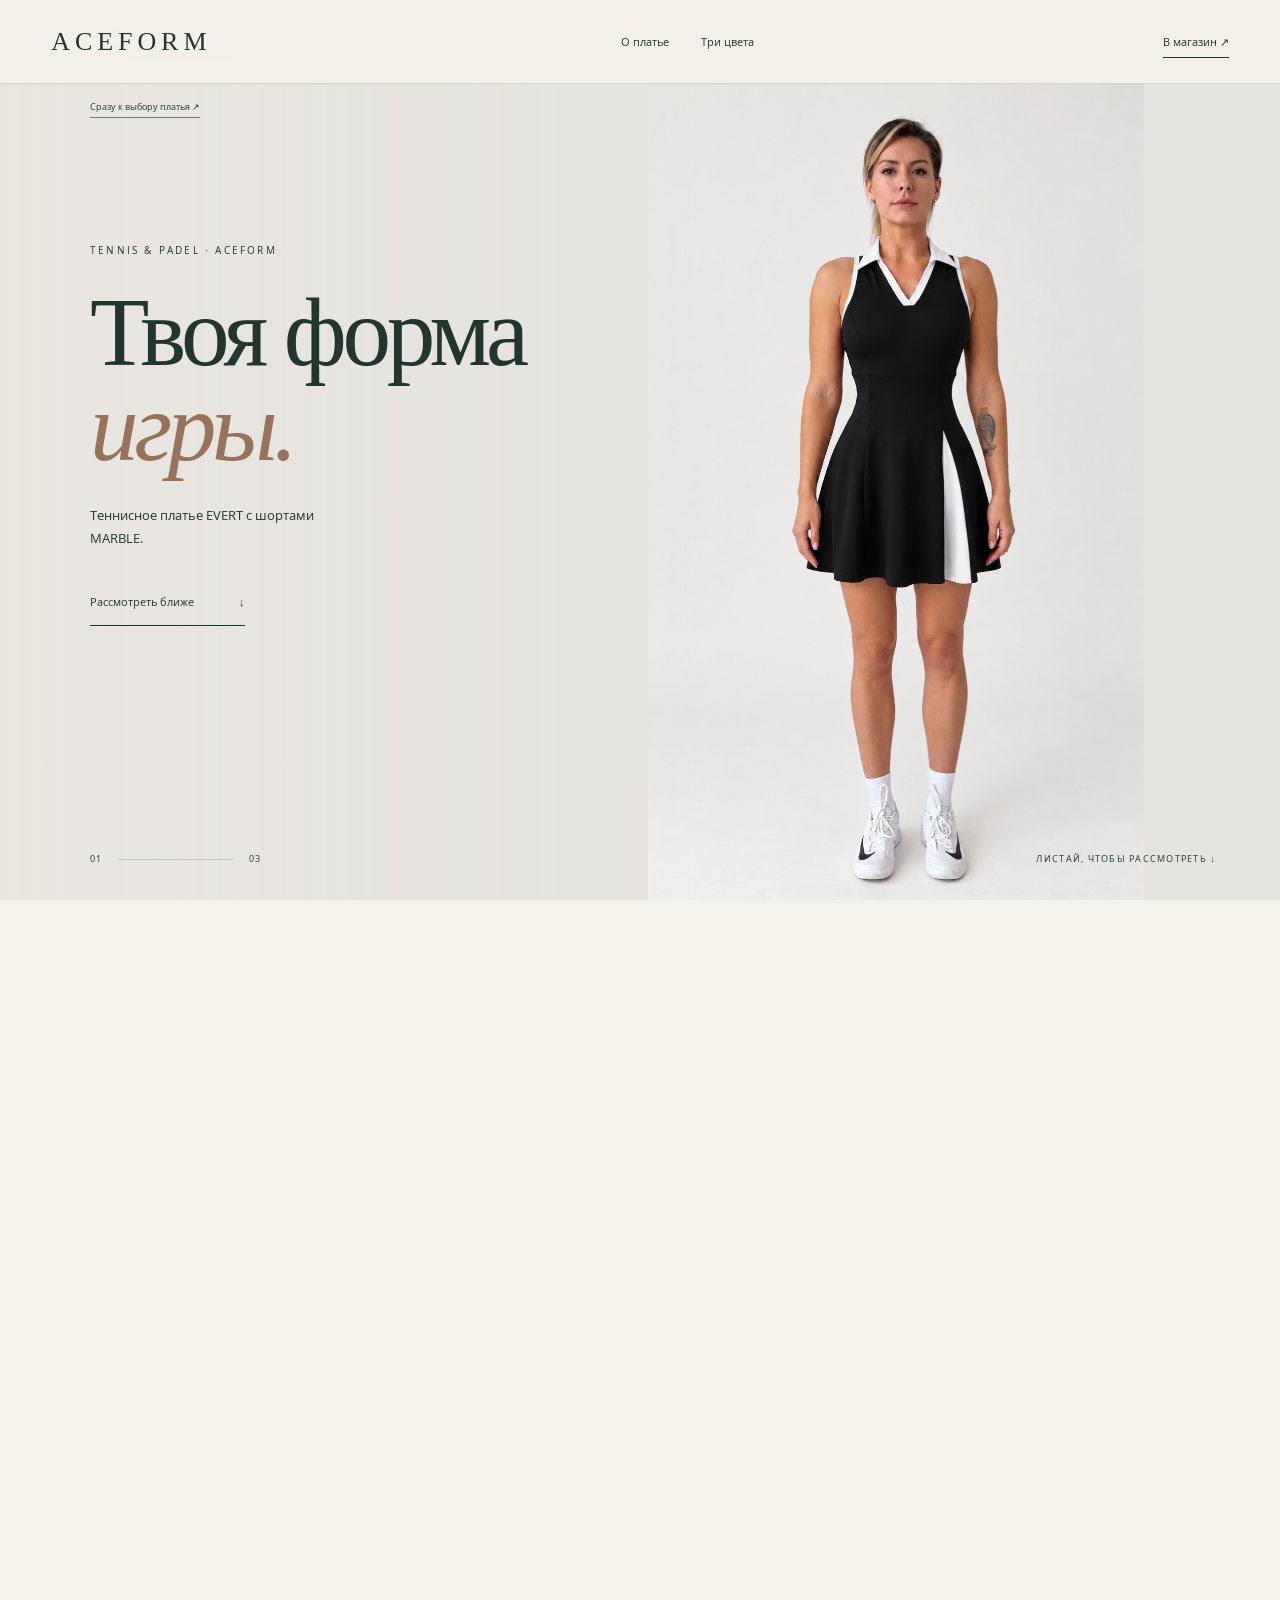
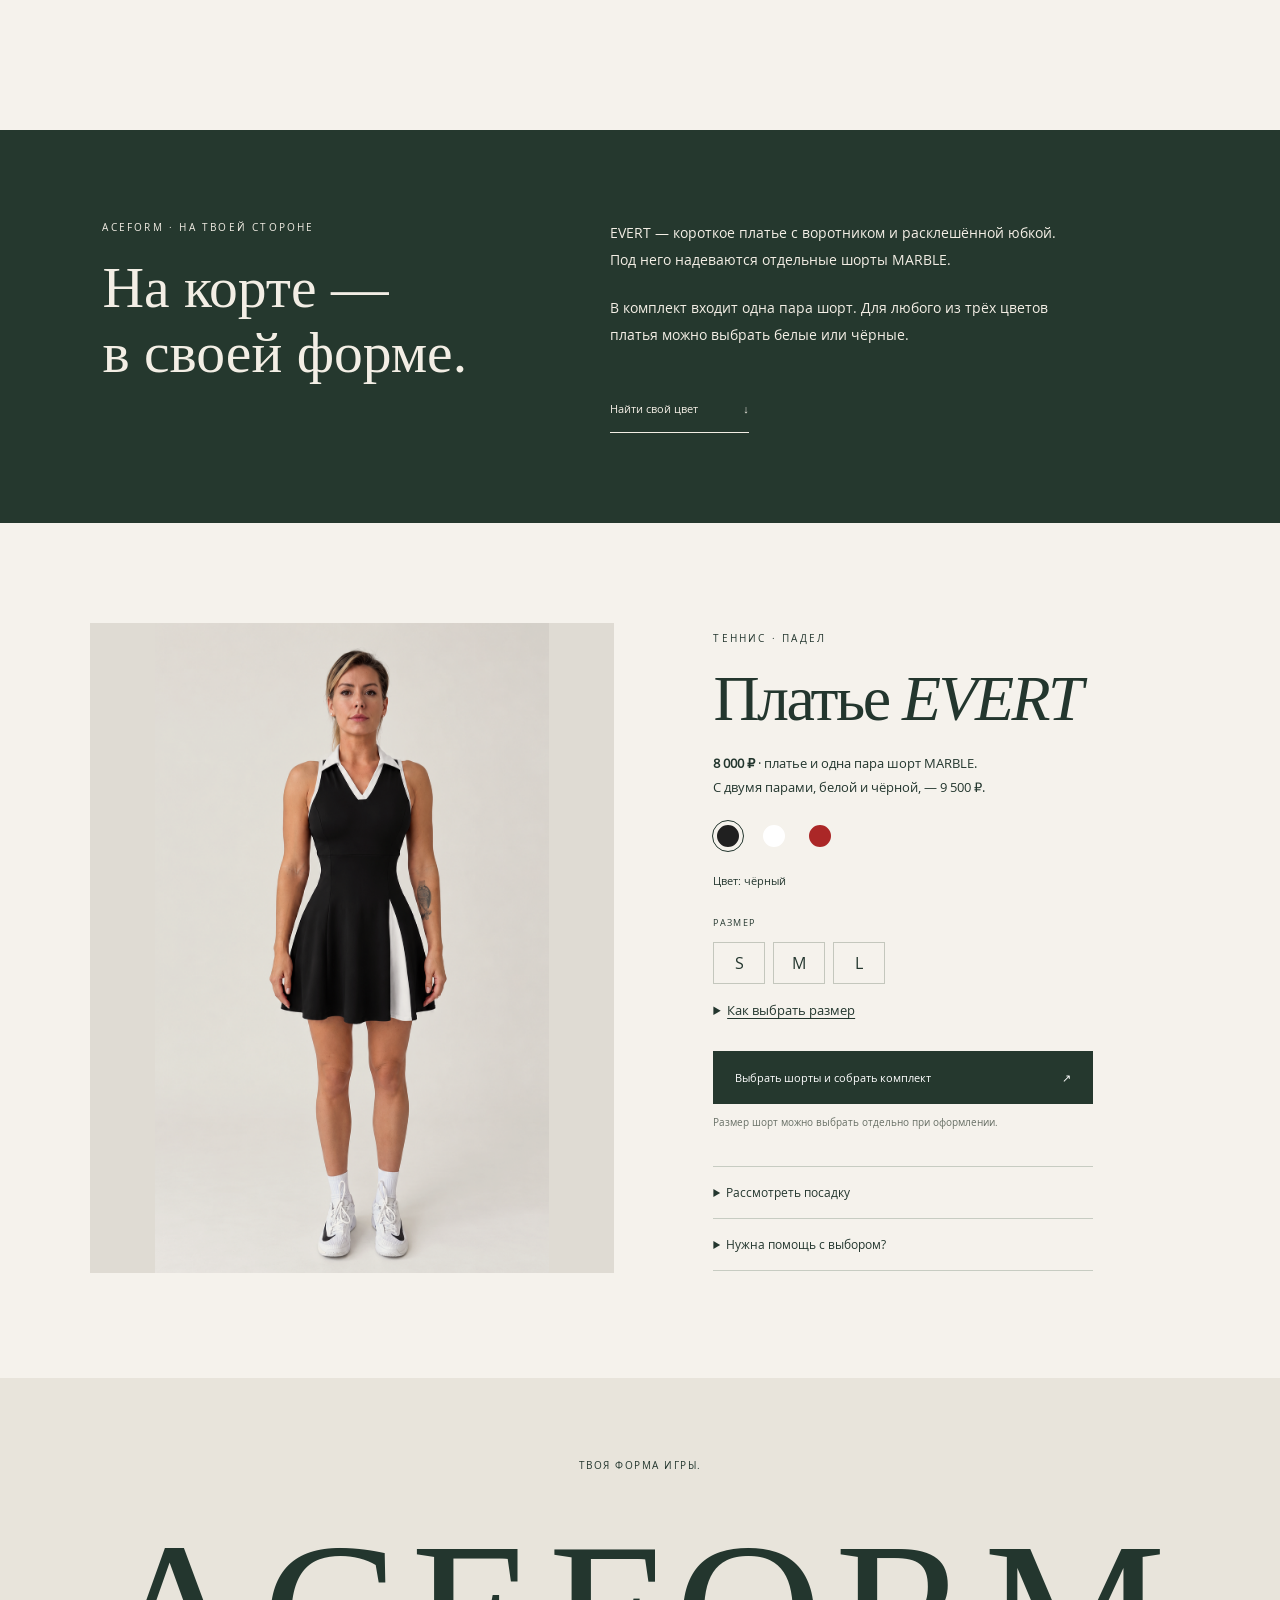
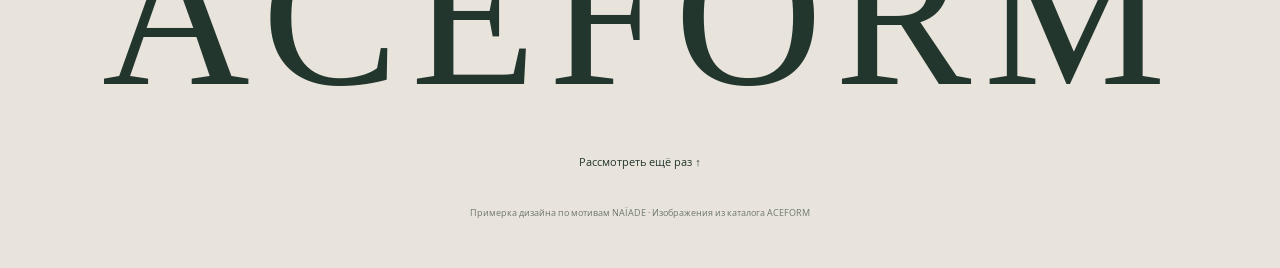
<file: naiade/index.html>
<!doctype html><html lang="ru"><head><meta charset="UTF-8"><meta name="viewport" content="width=device-width,initial-scale=1"><meta name="theme-color" content="#e9e6e0"><title>ACEFORM — Твоя форма игры · NAÏADE</title><meta name="robots" content="noindex"><style>
@font-face{font-family:Open;src:url('../assets/fonts/OpenSans-Regular.woff2')}*{box-sizing:border-box}html{scroll-behavior:smooth;scroll-padding-top:84px}body{margin:0;background:#f5f2ec;color:#23362e;font-family:Open,Arial,sans-serif}a{color:inherit;text-decoration:none}button{font:inherit;color:inherit;cursor:pointer}button:focus-visible,a:focus-visible{outline:2px solid #a35b3f;outline-offset:5px}header{height:84px;padding:0 4vw;position:fixed;top:0;width:100%;display:flex;align-items:center;justify-content:space-between;z-index:20;background:#f5f2ecdf;backdrop-filter:blur(14px);border-bottom:1px solid #23362e25}.brand{font-family:Georgia,serif;font-size:26px;letter-spacing:.19em}.nav{display:flex;gap:32px;font-size:11px}.shop-link{font-size:11px;border-bottom:1px solid;padding:8px 0}.film{height:370svh;position:relative}.stage{position:sticky;top:0;height:100svh;overflow:hidden;background:#e5e3df}.scene-image{position:absolute;inset:84px 0 0 40%;width:60%;height:calc(100% - 84px);object-fit:contain;mix-blend-mode:multiply;transform-origin:50% 42%;will-change:transform,opacity}.side-image,.back-image{opacity:0}.scene-image{mix-blend-mode:normal}.shade{position:absolute;inset:0;background:linear-gradient(90deg,#e9e6e0 0%,#e9e6e055 33%,transparent 55%);pointer-events:none}.intro{position:absolute;top:27%;left:7%;max-width:48%;z-index:2}.kicker{font-size:10px;letter-spacing:.22em;text-transform:uppercase}.intro h1{font-family:Georgia,serif;font-size:clamp(60px,7.6vw,118px);font-weight:400;line-height:.98;letter-spacing:-.045em;margin:28px 0}.intro h1 em{font-weight:400;color:#99725b}.intro p{max-width:275px;line-height:1.8;font-size:13px}.line-link{display:inline-flex;gap:45px;font-size:11px;padding:16px 0;border-bottom:1px solid;margin-top:15px}.bottom{position:absolute;bottom:35px;left:7%;right:5%;display:flex;align-items:center;justify-content:space-between;z-index:4;font-size:9px;letter-spacing:.14em}.track{width:115px;height:1px;background:#23362e33;display:inline-block;margin:0 16px;vertical-align:middle}.track i{display:block;width:0;height:1px;background:#23362e}.detail{position:absolute;top:32%;left:7%;width:300px;background:#f8f5efeb;padding:30px;opacity:0;transform:translateY(18px);pointer-events:none;box-shadow:0 15px 60px #20251c08}.detail h2{font:normal 38px/1.12 Georgia,serif;letter-spacing:-.03em;margin:22px 0 15px}.detail p{font-size:12px;line-height:1.9}.detail .number{font:italic 16px Georgia;color:#9c765d}.detail .foot{border-top:1px solid #23362e30;margin-top:22px;padding-top:14px;font-size:9px;letter-spacing:.1em}.intro,.detail{will-change:opacity,transform}.editorial{padding:90px 8%;display:grid;grid-template-columns:1fr 1.4fr;gap:8vw;background:#25382e;color:#f3eee5}.editorial h2{font:normal clamp(35px,4.5vw,64px)/1.12 Georgia;margin:0}.editorial p{font-size:14px;line-height:1.9;max-width:450px;margin:0 0 22px}.selection{padding:100px 7%;display:grid;grid-template-columns:1.1fr 1fr;gap:9%;align-items:center}.product-photo{height:650px;width:100%;object-fit:contain;background:#e9e7e4;mix-blend-mode:multiply}.selection h2{font:normal clamp(42px,5vw,72px)/1.05 Georgia;letter-spacing:-.04em;margin:20px 0}.description{font-size:13px;line-height:1.8;max-width:355px}.choices{display:flex;gap:16px;margin:22px 0}.swatch{width:30px;height:30px;border:4px solid #f5f2ec;outline:1px solid transparent;border-radius:50%}.swatch[aria-pressed=true]{outline-color:#23362e}.swatch[data-color=black]{background:#202020}.swatch[data-color=white]{background:#fff}.swatch[data-color=red]{background:#ab2727}.color-label{font-size:11px}.sizes{display:flex;gap:8px}.size{width:52px;height:42px;border:1px solid #c4c7bd;background:none}.size[aria-pressed=true]{background:#25382e;color:white;border-color:#25382e}.field-label{font-size:9px;letter-spacing:.15em;margin:28px 0 13px}.primary{display:flex;justify-content:space-between;padding:19px 22px;background:#25382e;color:white;font-size:11px;margin-top:30px;max-width:380px}.note{font-size:10px;line-height:1.7;max-width:340px;color:#687066}.features{border-top:1px solid #c7ccc2;margin-top:35px;max-width:380px}.features details{border-bottom:1px solid #c7ccc2;padding:17px 0;font-size:12px}.features summary{cursor:pointer}.features p{line-height:1.8;font-size:11px}.end{background:#e8e4db;text-align:center;padding:70px 20px 40px}.end p{font-size:10px;letter-spacing:.15em}.end strong{display:block;font:normal clamp(58px,16vw,230px)/1.3 Georgia;letter-spacing:.06em}.end a{font-size:11px}.preview-note{font-size:9px!important;letter-spacing:0!important;color:#6e766b;margin-top:35px}.skip{position:absolute;left:7%;top:100px;font-size:9px;z-index:5;border-bottom:1px solid #777;padding-bottom:4px}.mobile-counter{display:none} @media(max-width:700px){header{height:66px;padding:0 22px}.brand{font-size:20px}.nav{display:none}.shop-link{font-size:10px}.film{height:330svh}.scene-image{inset:66px 0 0;width:100%;height:calc(100% - 66px);object-fit:cover;object-position:50% 10%;mix-blend-mode:normal}.shade{background:linear-gradient(0deg,#e9e6e0 0%,#e9e6e0ed 17%,transparent 57%)}.intro{top:auto;bottom:88px;left:24px;max-width:85%}.intro h1{font-size:59px;margin:14px 0 12px}.intro p{font-size:11px;line-height:1.7;max-width:270px;margin:0}.line-link{margin-top:6px;padding:10px 0}.kicker{font-size:8px}.bottom{bottom:25px;left:24px;right:24px;font-size:8px}.bottom>span:last-child{max-width:100px;text-align:right}.detail{top:auto;bottom:85px;left:24px;width:calc(100% - 48px);padding:23px;background:#f8f5eff5}.detail h2{font-size:32px;margin:12px 0}.detail p{margin:0;font-size:11px}.detail .foot{margin-top:13px;padding-top:12px}.skip{top:86px;left:24px}.editorial{padding:55px 25px;grid-template-columns:1fr;gap:25px}.editorial h2{font-size:40px}.editorial p{font-size:12px}.selection{padding:45px 24px 60px;grid-template-columns:1fr;gap:35px}.product-photo{height:460px}.selection h2{font-size:50px}.primary,.features{max-width:none}.end{padding-top:45px}.end strong{font-size:16vw}.field-label{margin-top:22px}}@media(prefers-reduced-motion:reduce){html{scroll-behavior:auto}.film{height:auto}.stage{height:105svh;position:relative}.detail{display:none}.intro{opacity:1!important}.scene-image{transform:none!important}.side-image,.back-image{display:none}.front-image{opacity:1!important}}
.measure{font-size:13px;line-height:1.6;max-width:380px;margin:16px 0}.measure summary{cursor:pointer;text-decoration:underline;text-underline-offset:3px}.measure table{width:100%;border-collapse:collapse;text-align:left;font-variant-numeric:tabular-nums}.measure caption{text-align:left;margin:8px 0}.measure td,.measure th{padding:6px 4px;border-bottom:1px solid #c7ccc2}</style></head><body><header><a class="brand" href="#top" aria-label="ACEFORM — в начало">ACEFORM</a><nav class="nav"><a href="#story">О платье</a><a href="#choose">Три цвета</a></nav><a class="shop-link" href="https://karinapolovina.github.io/aceform-app/#product/dress" target="_blank" rel="noopener">В магазин ↗</a></header><main><section class="film" id="top" aria-label="Платье ACEFORM в деталях"><div class="stage"><img class="scene-image front-image" src="../assets/dress-black-fit-v14.webp" alt="Чёрное платье ACEFORM с белым воротником и контрастной вставкой на модели" fetchpriority="high"><img class="scene-image side-image" src="../assets/shorts-black-black-dress-angle-seam-v31.webp" alt="Платье ACEFORM сбоку в комплекте с чёрными шортами"><img class="scene-image back-image" src="../assets/dress-black-back-original-seam-v31.webp" alt="Платье ACEFORM со спины"><div class="shade"></div><a class="skip" href="#choose">Сразу к выбору платья ↗</a><div class="intro"><div class="kicker">Tennis & Padel · ACEFORM</div><h1>Твоя форма<br><em>игры.</em></h1><p>Теннисное платье EVERT с шортами MARBLE.</p><a class="line-link" href="#story">Рассмотреть ближе <span>↓</span></a></div><article class="detail" id="cut"><span class="number">01 / Вид сбоку</span><h2>EVERT в движении.</h2><p>Сбоку видно, как раскрывается юбка, когда поднимаешь колено. На модели чёрные шорты MARBLE.</p><div class="foot">ACEFORM · ПЛАТЬЕ ДЛЯ ИГРЫ</div></article><article class="detail" id="back"><span class="number">02 / Другой ракурс</span><h2>Вид со спины.</h2><p>Открытые плечи, сетка на спинке и приталенный крой.</p><div class="foot">ДЕТАЛИ, КОТОРЫЕ СОБИРАЮТ ОБРАЗ</div></article><div class="bottom"><span><span id="chapter">01</span><span class="track"><i id="progress"></i></span>03</span><span>ЛИСТАЙ, ЧТОБЫ РАССМОТРЕТЬ ↓</span></div></div></section><section class="editorial" id="story"><div><div class="kicker" style="margin-bottom:22px">ACEFORM · На твоей стороне</div><h2>На корте —<br>в своей форме.</h2></div><div><p>EVERT — короткое платье с воротником и расклешённой юбкой. Под него надеваются отдельные шорты MARBLE.</p><p>В комплект входит одна пара шорт. Для любого из трёх цветов платья можно выбрать белые или чёрные.</p><a class="line-link" href="#choose">Найти свой цвет <span>↓</span></a></div></section><section class="selection" id="choose"><div><img id="product" class="product-photo" src="../assets/dress-black-fit-v14.webp" alt="Чёрное платье ACEFORM на модели" loading="lazy"></div><div><div class="kicker">Теннис · Падел</div><h2>Платье <em>EVERT</em></h2><p class="description"><strong>8 000 ₽</strong> · платье и одна пара шорт MARBLE.<br>С двумя парами, белой и чёрной, — 9 500 ₽.</p><div class="choices" role="group" aria-label="Цвет платья"><button class="swatch" data-color="black" aria-label="Чёрный" aria-pressed="true"></button><button class="swatch" data-color="white" aria-label="Белый" aria-pressed="false"></button><button class="swatch" data-color="red" aria-label="Красный" aria-pressed="false"></button></div><div class="color-label" id="colorLabel" aria-live="polite">Цвет: чёрный</div><p class="field-label">РАЗМЕР</p><div class="sizes" role="group" aria-label="Выбор размера"><button class="size" aria-pressed="false">S</button><button class="size" aria-pressed="false">M</button><button class="size" aria-pressed="false">L</button></div><details class="measure"><summary>Как выбрать размер</summary><p>Измерь грудь и бёдра по самым выступающим точкам, талию — в самом узком месте. Держи ленту горизонтально.</p><table><caption>Обхваты тела, см</caption><thead><tr><th>Размер</th><th>Грудь</th><th>Талия</th><th>Бёдра</th></tr></thead><tbody><tr><th>S</th><td>87–90</td><td>67–70</td><td>93–96</td></tr><tr><th>M</th><td>91–94</td><td>71–74</td><td>97–100</td></tr><tr><th>L</th><td>95–98</td><td>75–78</td><td>101–104</td></tr></tbody></table></details><a class="primary" id="shop" href="https://karinapolovina.github.io/aceform-app/#product/dress" target="_blank" rel="noopener"><span>Выбрать шорты и собрать комплект</span><span>↗</span></a><p class="note">Размер шорт можно выбрать отдельно при оформлении.</p><div class="features"><details><summary>Рассмотреть посадку</summary><p>Прокрути страницу вверх: платье приближается и меняет ракурс — спереди, сбоку и со спины.</p><a class="line-link" href="#top">Вернуться к образу ↑</a></details><details><summary>Нужна помощь с выбором?</summary><p>Напиши ACEFORM — поможем определиться с размером и комплектом.</p><a href="https://t.me/aceform_bot" target="_blank" rel="noopener">Связаться в Telegram ↗</a></details></div></div></section></main><footer class="end"><p>ТВОЯ ФОРМА ИГРЫ.</p><strong>ACEFORM</strong><a href="#top">Рассмотреть ещё раз ↑</a><p class="preview-note">Примерка дизайна по мотивам NAÏADE · Изображения из каталога ACEFORM</p></footer><script>
const film=document.querySelector('.film'),front=document.querySelector('.front-image'),side=document.querySelector('.side-image'),back=document.querySelector('.back-image'),intro=document.querySelector('.intro'),cut=document.querySelector('#cut'),backCard=document.querySelector('#back'),progress=document.querySelector('#progress'),chapter=document.querySelector('#chapter');
const clamp=(v,a=0,b=1)=>Math.min(b,Math.max(a,v));
const ease=v=>{v=clamp(v);return v*v*(3-2*v)};
let ticking=false;const reduce=matchMedia('(prefers-reduced-motion: reduce)');
function fade(el,v){el.style.opacity=v;el.style.transform=`translateY(${(1-v)*18}px)`;el.style.visibility=v>.01?'visible':'hidden'}
function render(){
 ticking=false;
 if(reduce.matches){[front,side,back,intro,cut,backCard].forEach(el=>el.removeAttribute('style'));return}
 const p=clamp(-film.getBoundingClientRect().top/(film.offsetHeight-innerHeight)),mobile=innerWidth<701;
 const turnSide=ease((p-.24)/.09),turnBack=ease((p-.60)/.09);
 fade(intro,1-ease((p-.08)/.14));
 fade(cut,ease((p-.33)/.07)*(1-ease((p-.55)/.06)));
 fade(backCard,ease((p-.70)/.08));
 front.style.opacity=1-turnSide;side.style.opacity=turnSide*(1-turnBack);back.style.opacity=turnBack;
 front.style.transform=`scale(${1+clamp(p/.33)*(mobile?.22:.35)})`;
 side.style.transform=`scale(${(mobile?1.32:1.62)+clamp((p-.24)/.45)*.30})`;
 back.style.transform=`scale(${(mobile?1.40:1.74)+clamp((p-.60)/.40)*.34})`;
 progress.style.width=p*100+'%';chapter.textContent=p<.285?'01':p<.645?'02':'03';
}
addEventListener('scroll',()=>{if(!ticking){ticking=true;requestAnimationFrame(render)}},{passive:true});
addEventListener('resize',render);reduce.addEventListener('change',render);
document.querySelector('.intro .line-link').addEventListener('click',e=>{if(reduce.matches)return;e.preventDefault();scrollTo({top:scrollY+film.getBoundingClientRect().top+(film.offsetHeight-innerHeight)*.43,behavior:'smooth'})});
render();
const colorNames={black:'чёрный',white:'белый',red:'красный'};
const shop=document.querySelector('#shop');
let selectedColor='black', selectedSize='';
function updateChoices(){
 const options=new URLSearchParams({color:selectedColor});
 if(selectedSize)options.set('size',selectedSize);
 shop.href='../#product/dress?'+options;
}
document.querySelectorAll('.swatch').forEach(button=>button.addEventListener('click',()=>{
 selectedColor=button.dataset.color;
 document.querySelectorAll('.swatch').forEach(item=>item.setAttribute('aria-pressed',String(item===button)));
 const image=document.querySelector('#product');
 image.src='../assets/dress-'+selectedColor+'-fit-v14.webp';
 image.alt='Платье EVERT на модели, цвет — '+colorNames[selectedColor];
 document.querySelector('#colorLabel').textContent='Цвет: '+colorNames[selectedColor];
 updateChoices();
}));
document.querySelectorAll('.size').forEach(button=>button.addEventListener('click',()=>{
 selectedSize=button.textContent.trim();
 document.querySelectorAll('.size').forEach(item=>item.setAttribute('aria-pressed',String(item===button)));
 updateChoices();
}));
updateChoices();
</script></body></html>
</file>
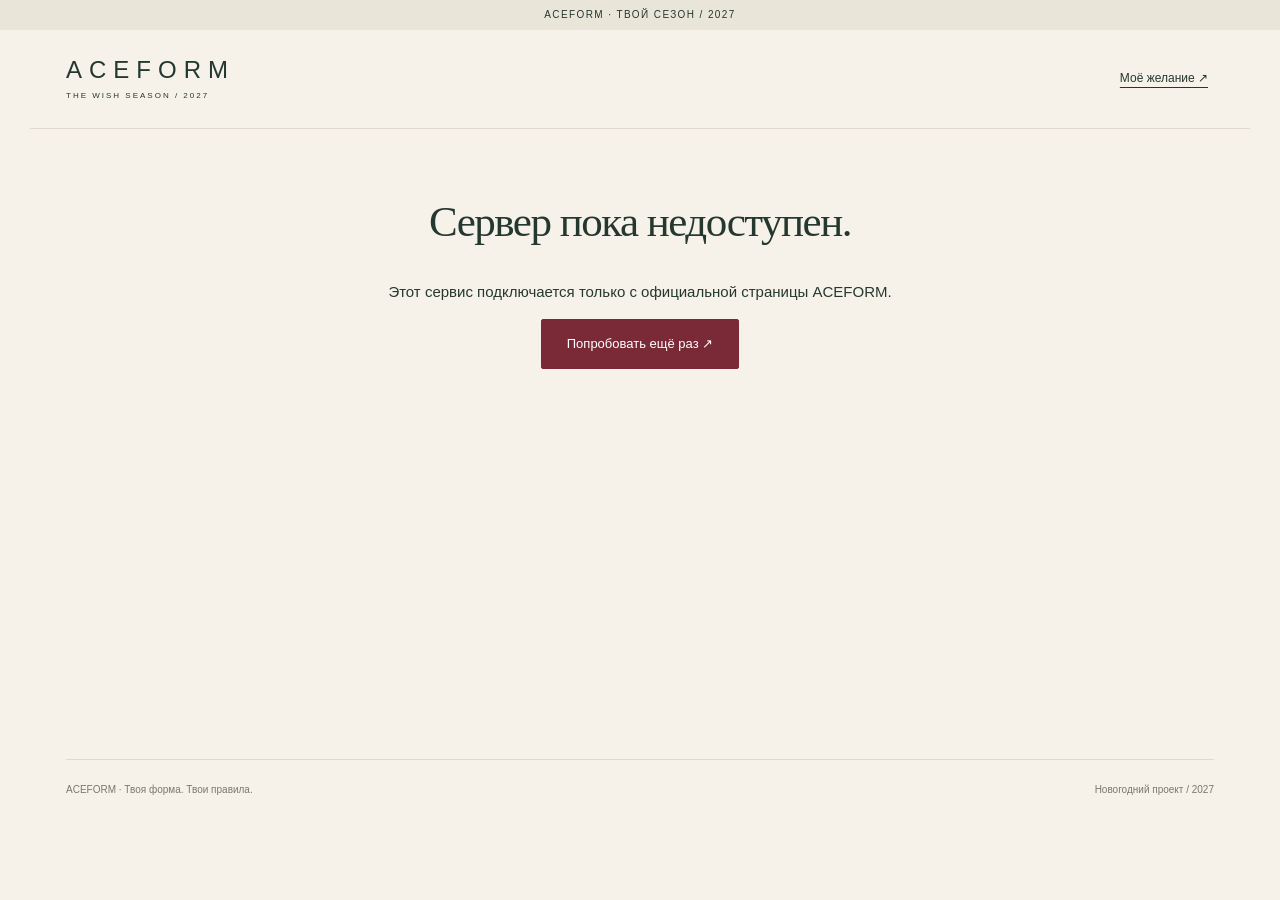
<file: tree/index.html>
<!doctype html><html lang="ru"><head><meta charset="UTF-8"><meta name="viewport" content="width=device-width,initial-scale=1,viewport-fit=cover"><meta name="theme-color" content="#f6f2e9"><title>Твой сезон · ACEFORM</title><link rel="stylesheet" href="style.css?v=5"><style>html[data-certificate-launch] body{visibility:hidden}</style><script>try{const h=new URLSearchParams(location.hash.slice(1)),q=new URLSearchParams(location.search),d=new URLSearchParams(h.get('tgWebAppData')||'');if([q.get('tgWebAppStartParam'),h.get('tgWebAppStartParam'),d.get('start_param')].includes('cert_club1000'))document.documentElement.setAttribute('data-certificate-launch','1');}catch(e){}</script></head><body><div class="demo">ACEFORM · ТВОЙ СЕЗОН / 2027</div><header><a href="#" class="brand" aria-label="ACEFORM — главная">ACEFORM<span>THE WISH SEASON / 2027</span></a><button class="plain" id="mine">Моё желание ↗</button></header><main id="app"></main><footer><span>ACEFORM · Твоя форма. Твои правила.</span><span>Новогодний проект / 2027</span></footer><div id="toast" role="status"></div><script src="https://telegram.org/js/telegram-web-app.js"></script><script src="api-config.js?v=1"></script><script src="transport.js?v=4"></script><script src="../catalog.js?v=31"></script><script src="rack.js?v=6"></script><script src="commerce.js?v=3"></script><script src="app.js?v=16"></script></body></html>
</file>
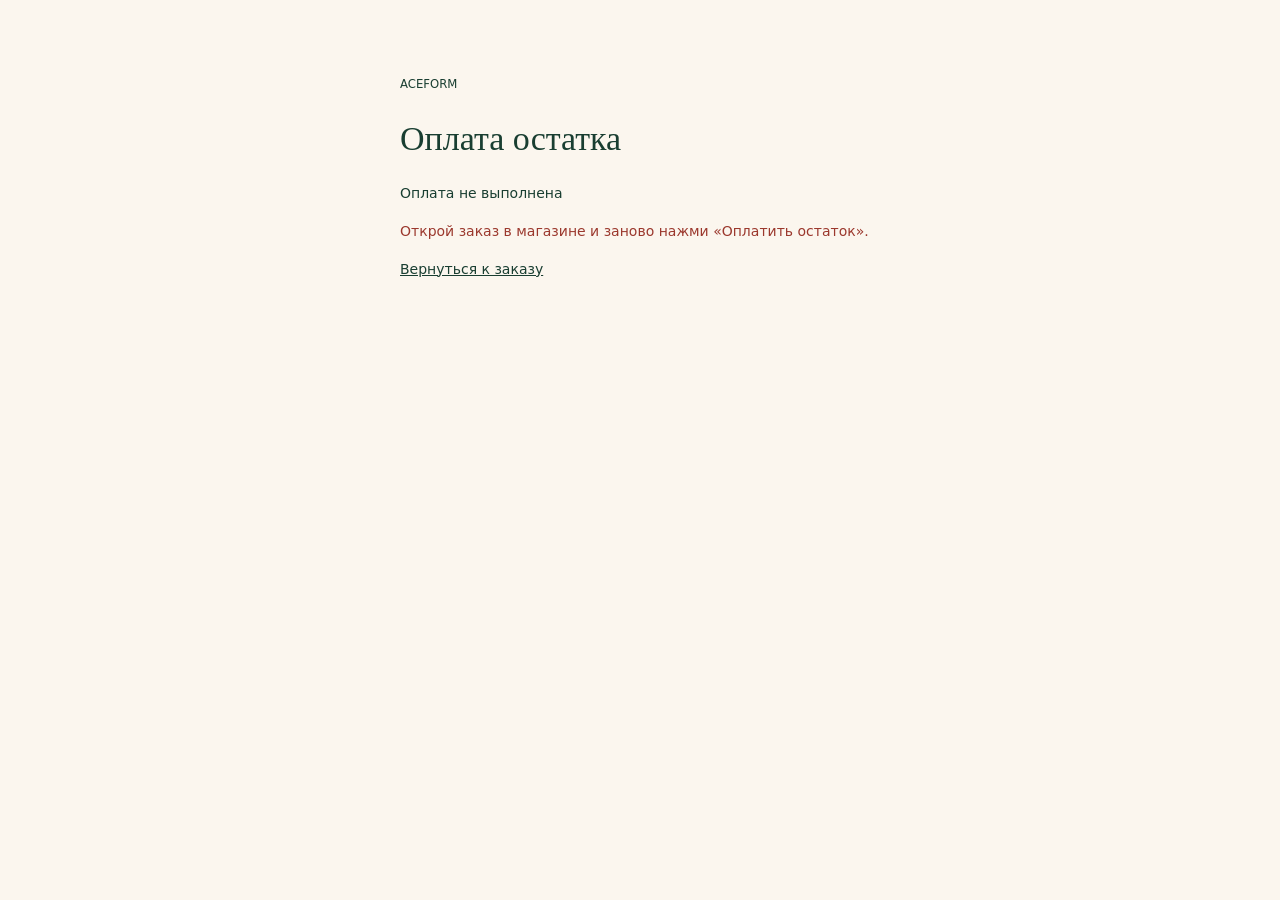
<file: balance-checkout.html>
<!doctype html><html lang="ru"><head><meta charset="utf-8"><meta name="viewport" content="width=device-width,initial-scale=1,viewport-fit=cover"><meta name="referrer" content="no-referrer"><meta name="robots" content="noindex,nofollow"><title>ACEFORM · Оплата остатка</title><style>body{max-width:480px;margin:48px auto;padding:24px;background:#fbf6ee;color:#193e31;font:14px/1.7 system-ui}h1{font:34px/1.2 Georgia}button,a{color:inherit}button{padding:15px;font:inherit;background:#193e31;color:#fffdf8;border:0;border-radius:7px}#error{color:#9b382d}</style><script src="telegram-web-app.js"></script></head><body><small>ACEFORM</small><h1>Оплата остатка</h1><p id="status" role="status">Проверяем сумму…</p><p id="error" role="alert" hidden></p><form id="checkout" method="POST" action="https://yoomoney.ru/quickpay/confirm" hidden><input type="hidden" name="receiver" value="4100116872093109"><input type="hidden" name="quickpay-form" value="button"><input type="hidden" name="sum"><input type="hidden" name="label"><input type="hidden" name="paymentType" value="AC"><input type="hidden" name="successURL"><button type="submit">Перейти к оплате в ЮMoney</button></form><p><a id="back" href="./?screen=my-orders">Вернуться к заказу</a></p><script src="stock-config.js"></script><script src="balance-checkout.js?v=1"></script></body></html>
</file>
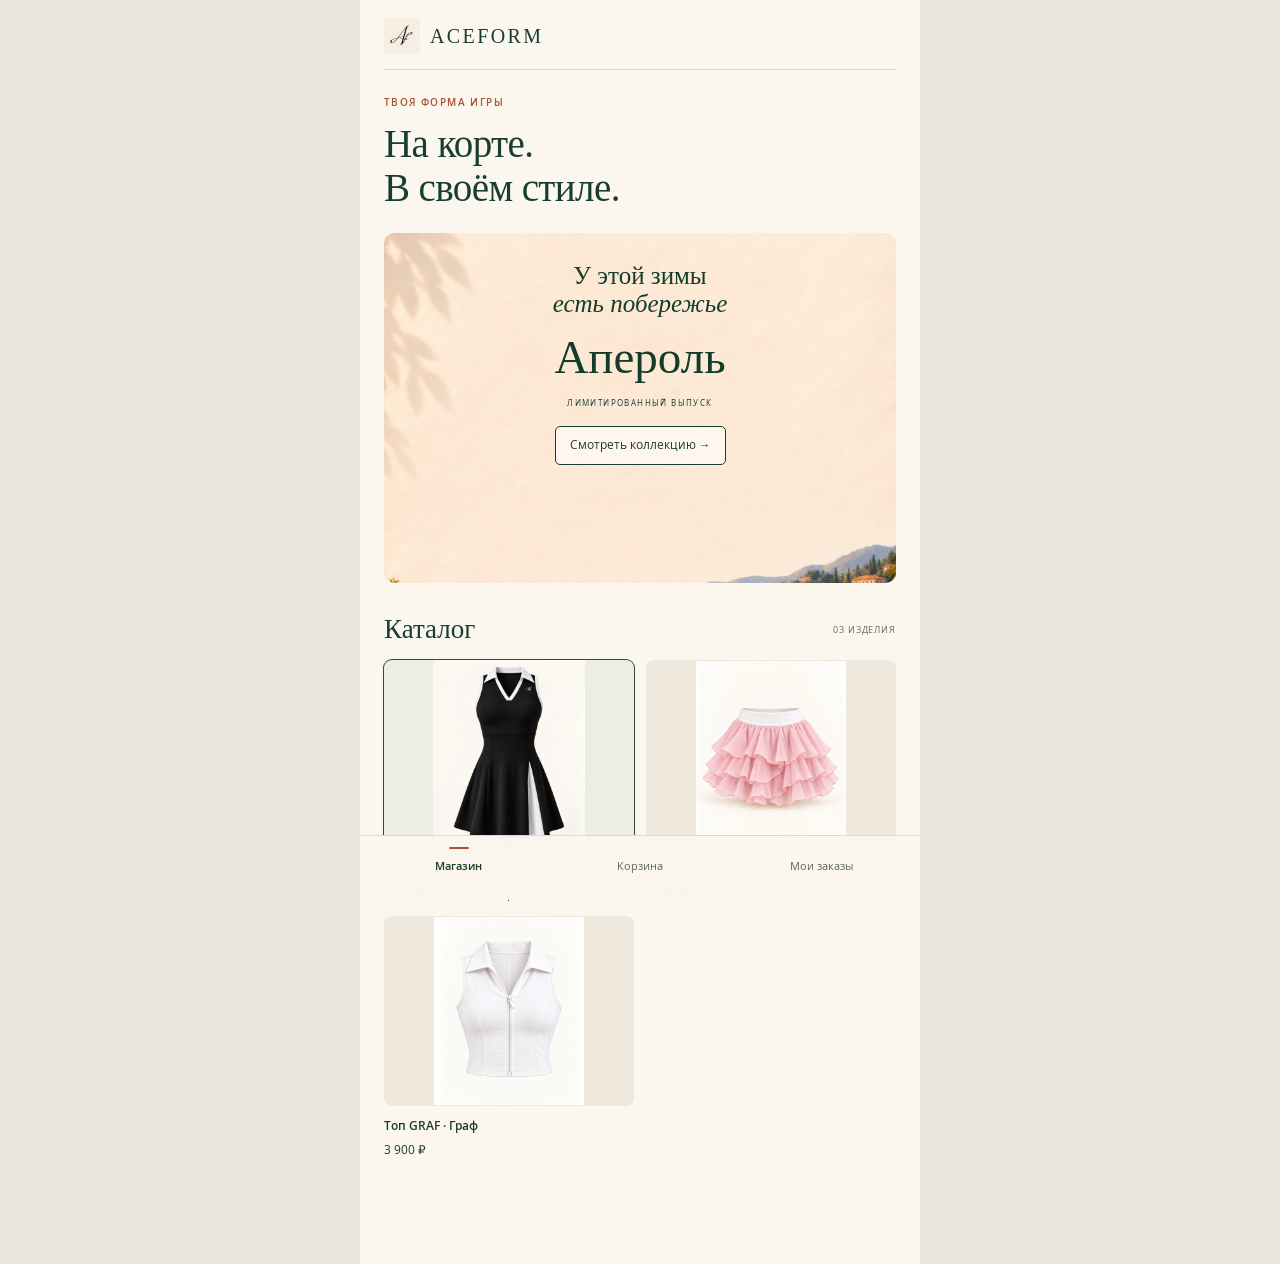
<file: index.template.html>
<!doctype html><html lang="ru"><head><meta charset="utf-8"><meta name="viewport" content="width=device-width,initial-scale=1,viewport-fit=cover"><meta name="theme-color" content="#f4f3ed"><title>ACEFORM · Твоя форма игры</title><script defer src="telegram-web-app.js"></script><style>
*{box-sizing:border-box}body{margin:0;background:#e8e9e2;color:#203d32;font-family:Arial,sans-serif}button,input,textarea{font:inherit}button{cursor:pointer;color:inherit}button:focus-visible,input:focus-visible,textarea:focus-visible{outline:3px solid #aab954;outline-offset:3px}button{border:0}main{max-width:560px;margin:auto;background:#f7f7f0;min-height:100vh;padding:26px 24px 128px}header{display:flex;align-items:center;justify-content:space-between;border-bottom:1px solid #ced4c8;padding-bottom:23px}.logo{font-size:27px;font-weight:800;letter-spacing:-1.5px}.logo span{font-weight:400}small,.eyebrow{font-size:10px;letter-spacing:2px;text-transform:uppercase}.tag{border:1px solid #bcc8bc;border-radius:30px;padding:8px 10px;font-size:10px}h1{font:normal 47px/1.03 Georgia,serif;letter-spacing:-1.5px;margin:15px 0}h1 i{font-weight:normal}.intro{font-size:14px;line-height:1.6;color:#6c796f;max-width:340px}.eyebrow{margin-top:28px}.steps{display:flex;gap:8px;margin:26px 0}.step{flex:1;border-top:2px solid #d9ded3;padding-top:9px;font-size:10px;color:#869084}.step.active{border-color:#254b38;color:#254b38}.section-title{display:flex;justify-content:space-between;align-items:center;margin:25px 0 14px}h2{font:normal 26px Georgia,serif;margin:0}.section-title small{color:#81917e}.products{display:grid;grid-template-columns:1fr 1fr;gap:12px}.product{background:transparent;text-align:left;padding:0}.product .thumb{height:157px;background:#eceee3;border:1px solid transparent;border-radius:3px;display:grid;place-items:center;position:relative;overflow:hidden}.product.selected .thumb{border:1.5px solid #284c37;background:#e4e9db}.check{display:none;position:absolute;top:10px;right:10px;background:#284c37;color:white;border-radius:50%;width:20px;height:20px;text-align:center;padding-top:2px;font-size:12px}.selected .check{display:block}.product b{display:block;font-weight:500;font-size:14px;margin-top:10px}.product em{font-style:normal;color:#7f8a7c;font-size:11px;display:block;margin-top:5px}.art{width:125px;height:140px;filter:drop-shadow(0 8px 5px #00000012)}.studio{position:relative;margin-top:24px;background:#e7eadd;min-height:250px;border-radius:4px;display:grid;place-items:center;overflow:hidden}.studio:before{content:'';position:absolute;width:330px;height:330px;border:1px solid #bcc9b270;border-radius:50%;top:50px}.studio:after{content:'';position:absolute;width:230px;height:330px;border:1px solid #bcc9b270;border-radius:50%;top:-90px}.studio .art{width:220px;height:245px;z-index:1}.studio-label{position:absolute;left:16px;top:17px;font-size:10px;letter-spacing:2px}.studio-bottom{position:absolute;bottom:13px;left:16px;font-size:10px;color:#73806d}.field-title{display:flex;justify-content:space-between;font-size:13px;margin:24px 0 12px}.field-title span{color:#7c8875}.swatches{display:flex;gap:13px;flex-wrap:wrap}.swatch{width:36px;height:36px;border-radius:50%;background:var(--color);border:5px solid #f7f7f0;outline:1px solid #d7dbcf}.swatch.selected{outline:2px solid #284c37}.options{display:flex;gap:8px;flex-wrap:wrap}.option{background:transparent;border:1px solid #ccd3c6;border-radius:3px;min-width:48px;padding:12px 14px;font-size:12px}.option.selected{background:#284c37;color:#fff;border-color:#284c37}.hint{color:#788370;font-size:11px;line-height:1.6}.size-link{background:transparent;text-decoration:underline;font-size:11px;padding:0}.quantity{display:flex;align-items:center;border:1px solid #ccd3c6;width:max-content;border-radius:3px}.quantity button{background:transparent;width:42px;height:40px;font-size:19px}.quantity output{width:35px;text-align:center;font-size:13px}.primary{background:#284c37;color:#fff;padding:17px 18px;border-radius:3px;width:100%;display:flex;justify-content:space-between;align-items:center;font-size:14px}.secondary{width:100%;background:transparent;border:1px solid #c9d2c2;padding:13px;margin-top:10px;border-radius:3px}.note{margin-top:24px;padding:14px 0;border-top:1px solid #d8ddcf;display:flex;gap:12px;font-size:11px;color:#7c8775;line-height:1.6}.sticky{position:fixed;bottom:0;left:50%;transform:translateX(-50%);width:min(560px,100%);background:#f7f7f0ed;backdrop-filter:blur(15px);padding:14px 24px 20px;border-top:1px solid #d5dccd;z-index:3}.sticky .hint{margin:0 0 10px;text-align:center}dialog{border:0;padding:28px;max-width:480px;width:calc(100% - 32px);color:#203d32;background:#f7f7f0;border-radius:8px;max-height:88vh;overflow:auto}dialog::backdrop{background:#17251ac0}label{display:block;font-size:12px;margin-top:18px}input,textarea{width:100%;border:1px solid #c5cebf;background:transparent;padding:13px;border-radius:3px;margin-top:7px;color:#203d32}textarea{min-height:80px;resize:vertical}.close{float:right;background:none;font-size:23px}.order-line{display:flex;justify-content:space-between;border-bottom:1px solid #dce0d5;padding:13px 0;font-size:13px;gap:20px}.order-line span:last-child{text-align:right}pre{white-space:pre-wrap;font:13px/1.65 Arial}table{width:100%;border-collapse:collapse;font-size:12px}td,th{padding:12px 6px;border-bottom:1px solid #ddd;text-align:left}.hidden{display:none!important}@media(max-width:370px){main{padding-left:18px;padding-right:18px}h1{font-size:40px}.option{min-width:42px;padding:12px}}

.brand{display:flex;align-items:center;gap:9px}.brand img{width:48px;height:48px;object-fit:cover;mix-blend-mode:multiply}.brand span{font:22px Georgia,serif;letter-spacing:1px}.stock-line{display:flex;justify-content:space-between;gap:10px;margin:27px 0 12px;font-size:11px;color:#697764}.studio{background:#ecebe4;height:540px;display:block}.studio:before,.studio:after{display:none}#preview{height:100%;width:100%}.garment-photo{display:block;width:100%;height:100%;object-fit:cover;object-position:center 55%}.studio-label{background:#f7f7f0e8;padding:8px 11px;z-index:1;left:12px;top:12px;letter-spacing:1px}.studio-bottom{background:#f7f7f0e8;padding:7px 9px;bottom:12px;left:12px;right:12px}.thumb .garment-photo{object-position:center 52%}.studio .black-photo{object-position:32% 75%;width:150%;max-width:none;transform:translateX(-13%)}.thumb .black-photo{object-position:30% 70%;transform:scale(1.8);transform-origin:35% 70%}.studio .top-photo{object-position:center 43%;height:160%;transform:translateY(-15%)}.thumb .top-photo{object-position:43% 45%;transform:scale(1.9);transform-origin:45% 47%}.studio .skirt-photo{height:155%;transform:translateY(-25%);object-position:center}.thumb .skirt-photo{transform:scale(1.65);transform-origin:43% 60%}.studio .shorts-photo{height:180%;transform:translateY(-41%);object-position:30% 70%}.thumb .shorts-photo{transform:scale(1.9);transform-origin:30% 76%}.shorts-sketch{height:100%;display:flex;flex-direction:column;align-items:center;justify-content:center;color:#788370}.shorts-sketch svg{width:80%;max-height:75%}.shorts-sketch small{letter-spacing:0;text-transform:none}.stock-badge{display:inline-block;margin-top:22px;border-radius:24px;padding:9px 13px;font-size:12px;background:#e9e8e0;color:#666}.stock-badge[data-kind=available]{background:#e2eddf;color:#285333}.stock-badge[data-kind=preorder]{background:#f2e9d8;color:#785c25}.option:disabled{opacity:.4;cursor:not-allowed}.primary{min-height:52px}#price{font-size:15px;color:#203d32}.product .thumb{height:190px}.product.selected .thumb{box-shadow:0 0 0 1px #284c37}.check{z-index:2}@media(max-width:390px){.studio{height:460px}.product .thumb{height:155px}.tag{font-size:8px}}
.shorts-pair{width:100%;height:100%;background-image:url(assets/fast-shorts-pair.webp);background-repeat:no-repeat;background-size:200% auto}.studio:has(.shorts-pair){height:420px}.thumb .skirt-photo{transform:none;object-position:center 72%}.thumb .top-photo{transform:none;object-position:center 46%}.thumb .black-photo{transform:none;object-position:27% 76%}.thumb .garment-photo{position:absolute;inset:0;width:100%;height:100%;min-height:0}.thumb .black-photo{transform:scale(1.35);transform-origin:25% 80%}.studio .catalog-photo,.thumb .catalog-photo{width:100%;height:100%;object-fit:contain;object-position:center;transform:none;background:#faf8f4}.studio:has(.catalog-photo){background:#faf8f4} .featured-product{margin:20px 0 8px}.featured-product img{display:block;width:100%;max-height:440px;object-fit:contain;background:#faf8f4}.shorts-pair{background-color:#faf8f4}.studio:has(.shorts-pair),.thumb:has(.shorts-pair){background:#faf8f4}.product-card .product{width:100%}.card-size{display:block;margin:12px 0 18px;font-size:12px}.size-table{width:100%;border-collapse:collapse;font-size:13px;margin:20px 0}.size-table th,.size-table td{padding:10px 5px;border-bottom:1px solid #ddd;text-align:center}#sizeDialog [hidden]{display:none!important}.swatches{flex-wrap:wrap}/* One continuous studio surface; pale photo backgrounds blend into it. */
.studio,.thumb,.featured-product img,.studio:has(.catalog-photo),.studio:has(.shorts-pair),.thumb:has(.shorts-pair){background:#ffffff}
.studio,.thumb,.featured-product{isolation:isolate}
.studio .catalog-photo,.thumb .catalog-photo,.featured-product img{background:transparent;mix-blend-mode:normal}
.shorts-pair{background-color:#ffffff}
.product-story{margin:26px 0 30px;padding:22px 0;border-bottom:1px solid #dedfd5}.product-story h2{font:26px/1.2 Georgia,serif;margin:0 0 14px;color:#203d32}.product-story p{font-size:14px;line-height:1.7;color:#536050}.product-story ul{padding-left:20px;margin:18px 0;color:#354c3d;font-size:13px;line-height:1.6}.product-story li+li{margin-top:9px}.product-story .hint{font-size:12px}.product .thumb,.product.selected .thumb,.studio:has(.catalog-photo),.studio:has(.shorts-pair){background:#ffffff}.studio .catalog-photo,.thumb .catalog-photo,.featured-product img{background:transparent;mix-blend-mode:normal}[hidden]{display:none!important}.catalog-filters{margin:16px 0 10px}.catalog-filters .option{border-radius:24px;padding:10px 14px}.fit-gallery{margin:26px 0}.fit-gallery h2{font:23px Georgia,serif;margin-bottom:14px}.fit-gallery img{display:block;width:100%;height:auto;max-height:620px;object-fit:contain;background:#fff;border-radius:4px}.card-price{display:block;font-size:13px;margin-top:9px;color:#203d32}#bundleOptions .option{flex:1;min-width:110px}#price{font-size:17px;font-weight:500}.swatch:disabled{opacity:.3;cursor:not-allowed}
.model-photos{display:flex;gap:12px;overflow-x:auto;scroll-snap-type:x mandatory}.model-photos>figure{flex:0 0 100%;min-width:0;margin:0;scroll-snap-align:start}.model-photos figure img{display:block;width:100%;height:clamp(300px,calc(100svh - 300px),620px);object-fit:contain}.model-photos figcaption{font-size:12px;padding-top:10px;color:#697764}.gallery-controls{display:flex;align-items:center;justify-content:space-between;margin-top:12px;font-size:12px}.gallery-controls[hidden]{display:none}.gallery-controls button:disabled{opacity:.35;cursor:default}.primary:disabled{opacity:.45;cursor:not-allowed}select{font:inherit;color:inherit;width:100%;padding:13px;margin-top:7px;border:1px solid #c5cebf;background:#f7f7f0;border-radius:3px}.delivery-consent{display:flex;gap:10px;align-items:flex-start;line-height:1.5;margin-bottom:20px}.delivery-consent input{width:18px;flex:0 0 18px;margin-top:2px}#deliverySection{border-top:1px solid #d8ddcf;padding-top:16px;margin:18px 0}#deliverySection h3{font:normal 23px/1.2 Georgia,serif;margin:10px 0}#paymentReturnDialog p{line-height:1.5}#deliveryTracking{overflow-wrap:anywhere}#paidOrderSummary{font-size:13px}#deliverySection [hidden]{display:none}.model-history{margin:20px 0;border-top:1px solid #d8ddcf;padding-top:15px}.model-history summary{cursor:pointer;font-size:13px}.model-history p{font-size:13px;line-height:1.7}.model-history a{display:inline-block;margin-bottom:8px}.product b{line-height:1.4}.studio-label{max-width:calc(100% - 32px);line-height:1.6}.certificate-offer{margin:24px 0;padding:22px;border:1px solid #b7c5b8;background:#edf0e4}.certificate-offer h2{margin:12px 0;font-size:28px}.certificate-offer p{font-size:14px;line-height:1.6}.certificate-offer a,.certificate-offer button{display:inline-block;margin:8px 0;padding:10px 0;color:#203d32;background:none;font:inherit;text-decoration:underline}.certificate-offer [hidden]{display:none}.preorder-trap{position:absolute;left:-10000px;width:1px;height:1px;overflow:hidden}#preorderError{color:#9b2b25}#preorderReference{font-weight:bold}#preorderSuccessText{line-height:1.6}
.shop-intro{font-size:12px;color:#697764;margin:18px 0 0}.dress-intro{padding:16px 0 20px}.dress-intro .eyebrow{margin:0 0 10px;font-size:9px}.dress-intro h1{font:normal 37px/1.1 Georgia,serif;letter-spacing:-.7px;margin:0 0 10px}.dress-intro p:not(.eyebrow){font-size:13px;margin:0 0 16px;color:#536050}.dress-intro strong{display:block;font-size:20px;font-weight:500}.dress-intro>.hint{display:block;margin-top:7px}.dress-flow .studio{margin-top:0;height:clamp(300px,52svh,460px);background:#fff}.studio .fit-main{width:100%;height:100%;object-fit:contain;background:#fff}.dress-flow #purchaseOptions{padding:2px 0 20px}.dress-flow .stock-badge{margin-top:16px}.second-shorts{display:flex;gap:12px;align-items:flex-start;border:1px solid #ccd3c6;padding:14px;margin-top:16px;border-radius:4px;cursor:pointer}.second-shorts input{width:19px;height:19px;margin:1px 0;accent-color:#284c37;flex:0 0 19px}.second-shorts span{font-size:13px;line-height:1.5}.second-shorts b{font-weight:500;white-space:nowrap;margin-left:5px}.second-shorts small{display:block;font-size:11px;letter-spacing:0;text-transform:none;color:#697764;margin-top:3px}.advanced{font-size:12px;margin:18px 0}.advanced>summary{cursor:pointer;text-decoration:underline;color:#536050;padding:8px 0}.advanced .quantity{margin-top:12px}.dress-answers{padding:22px 0;border-top:1px solid #d8ddcf}.dress-answers h2{font-size:23px;margin-bottom:14px}.dress-answers details{border-bottom:1px solid #d8ddcf;padding:13px 0}.dress-answers summary{font-size:13px;cursor:pointer}.dress-answers p{font-size:12px;line-height:1.65;color:#536050}.dress-flow .product-story{margin-top:16px}.dress-flow .product-story>h2{font-size:23px}#collection{border-top:1px solid #d8ddcf;margin-top:30px;padding-top:10px}.dress-flow .studio-label{display:none}.dress-flow #bundleOptions .option{min-width:90px}.dress-flow .fit-gallery{margin-top:20px}.dress-flow #sizeChoice{scroll-margin-top:24px}.dress-flow #colors{scroll-margin-top:24px}
main{padding-top:18px}header{padding-bottom:14px}.collection-link{display:block;text-align:right;font-size:11px;color:#536050;margin:12px 0}.dress-intro{padding-top:4px}.dress-intro h1{font-size:34px}.dress-intro p:not(.eyebrow){margin-bottom:12px}.dress-intro .eyebrow{margin-bottom:7px}.dress-flow .studio{height:clamp(300px,48svh,420px)}.stock-line{margin:12px 0 18px}#collection{scroll-margin-top:18px}.checkout-delivery{display:block;text-align:center;font-size:11px;color:#697764;margin:-3px 0 12px}.sticky{padding-bottom:max(20px,env(safe-area-inset-bottom))}main{padding-bottom:165px}.inquiry-intro{padding:4px 0 20px}.inquiry-intro .eyebrow{margin:0 0 8px}.inquiry-intro h1{font:normal 32px/1.15 Georgia,serif;letter-spacing:-.5px;margin:0 0 12px}.inquiry-intro p:not(.eyebrow){font-size:14px;line-height:1.6;margin:0 0 9px}.inquiry-intro+.dress-intro[hidden]+.studio{margin-top:0}#preorderTelegram{display:block;line-height:1.6;padding:14px 0;font-size:14px}#requestExtras{margin:16px 0;font-size:12px}#requestExtras>summary{cursor:pointer;color:#697764}#requestFields [hidden]{display:none!important}.inquiry-flow .studio{height:clamp(280px,43svh,400px);margin-top:0}.inquiry-flow .studio-label{display:none}.inquiry-flow #purchaseOptions{padding-bottom:14px}.inquiry-flow .stock-badge{margin-top:16px}</style><style>.request-cart fieldset{border:1px solid #c9cfc3;border-radius:8px;padding:14px;margin:12px 0}.request-cart label{display:grid;gap:5px;margin:10px 0}.request-cart select,.request-cart input{width:100%;font:inherit;padding:10px;background:#fff;border:1px solid #b6c3b7;border-radius:4px;min-width:0}.request-item-grid{display:grid;grid-template-columns:1fr 1fr;gap:12px}</style><link rel="stylesheet" href="basket.css?v=2"><style>.collection-nav{display:flex;justify-content:flex-end;gap:20px;flex-wrap:wrap}.april-collection{border-top:1px solid #d8ddcf;margin-top:30px;padding-top:24px;scroll-margin-top:18px}.april-collection .eyebrow{margin:0 0 10px}.april-collection h2{font:normal 38px/1.1 Georgia,serif}.april-collection>p{font-size:14px;line-height:1.6;color:#536050}.april-gallery{display:grid;gap:22px;margin-top:20px}.april-gallery figure{margin:0}.april-gallery img{display:block;width:100%;height:auto;border-radius:4px}.april-gallery figcaption{font-size:13px;line-height:1.5;margin-top:10px}.april-collection>a{display:inline-block;color:#203d32;font-size:13px;margin:20px 0 4px}</style><style>.aperol-order{margin-top:14px}.aperol-price{font-size:19px;margin:12px 0}.aperol-price span{font-size:12px;color:#697764}.aperol-sizes{display:grid;grid-template-columns:repeat(2,minmax(0,1fr));gap:12px}.aperol-sizes select{min-width:0}.aperol-order details{font-size:12px;margin:16px 0}.aperol-order summary{cursor:pointer}.aperol-error{font-size:13px;color:#9b2b25}.aperol-order .primary{margin-top:16px}@media(max-width:360px){.aperol-sizes{grid-template-columns:1fr}}</style><link rel="stylesheet" href="aperol.css?v=4"><link rel="stylesheet" href="shop-shell.css?v=3"><link rel="stylesheet" href="theme.css?v=11"></head><body><script defer src="stock-config.js"></script><script defer src="media.js?v=2"></script><script defer src="catalog.js?v=33"></script><main><header><div class="brand"><img src="assets/fast-monogram.webp" alt="Монограмма ACEFORM"><span>ACEFORM</span></div><span class="tag">COURT COLLECTION</span></header><nav class="collection-nav" aria-label="Коллекции"><a class="collection-link" href="#april">Апероль ↓</a><a class="collection-link" href="#collection">Весь каталог ↓</a></nav><section id="productDetails"><div id="inquiryIntro" class="inquiry-intro" hidden><p class="eyebrow">ACEFORM · ДЛЯ ТВОЕЙ ИГРЫ</p><h1 id="inquiryTitle"></h1><p>Выбери цвет и размер. Цена изделия указана ниже.</p><span class="hint">Изготовление на заказ. Срок и доставку согласуем отдельно.</span></div><div id="dressIntro" class="dress-intro"><p class="eyebrow">EVERT · ЭВЕРТ</p><h1>Платье EVERT</h1><p>Теннисная элегантность с характером.</p><strong id="dressOffer">Платье + шорты · 8 000 ₽</strong><span class="hint">Одна пара шорт MARBLE уже в комплекте.</span></div><div class="studio"><span class="studio-label" id="studioTitle"></span><div id="preview"></div></div><div id="purchaseOptions"><div class="field-title">Цвет изделия <span id="colorName"></span></div><div id="colors" class="swatches"></div><div class="field-title" id="sizeChoice">Размер <button class="size-link" id="sizesHelp">Подобрать размер ↗</button></div><div class="options" id="sizes"></div><p class="hint" id="sizeHint">Размер можно уточнить при согласовании предзаказа.</p><div class="stock-badge" id="stockBadge" role="status"></div><section id="dressBundle"><div class="field-title">Шорты в комплекте <span>1 пара включена</span></div><div id="bundleOptions" class="options"></div><label class="second-shorts"><input type="checkbox" id="addSecondShorts"><span>Добавить вторую пару <b>+1 500 ₽</b><small>Белые и чёрные шорты в одном комплекте</small></span></label><p class="hint" id="bundlePriceNote"></p><details id="shortsAdvanced" class="advanced"><summary>Другой размер шорт</summary><div class="field-title">Размер шорт</div><div id="shortsSizes" class="options"></div><p class="hint">Платье и шорты можно выбрать разного размера; такую комплектацию подтвердит менеджер.</p></details></section><div class="field-title">Формат заказа</div><div class="options" id="orderTypes"></div><p class="hint" id="availabilityHint" aria-live="polite"></p><details id="quantityAdvanced" class="advanced"><summary>Количество комплектов</summary><div class="quantity"><button id="minus" aria-label="Уменьшить количество">−</button><output id="qty">1</output><button id="plus" aria-label="Увеличить количество">+</button></div></details></div><div class="stock-line"><span id="stockStatus" role="status"></span><button id="stockRefresh" class="size-link">Обновить ↻</button></div><section id="dressAnswers" class="dress-answers" hidden><h2>Перед выходом на корт</h2><details open><summary>Что входит в комплект?</summary><p>Платье EVERT и одна пара шорт MARBLE на выбор — белые или чёрные. Вторая пара добавляется за 1 500 ₽.</p></details><details><summary>Как выбрать размер?</summary><p>Нажми «Подобрать размер» и введи мерки. По умолчанию размер шорт совпадает с размером платья. Если нужен другой, открой дополнительные настройки.</p><button type="button" id="dressSizeHelp" class="size-link">Подобрать размер ↗</button></details><details><summary>Как получить заказ?</summary><p>СДЭК, курьер или самовывоз. После подтверждения оплаты появится форма получения. Доставка оплачивается отдельно; стоимость и дату отправки согласуем с тобой.</p><a class="size-link" href="https://t.me/aceform_bot" target="_blank" rel="noopener noreferrer">Уточнить доставку до покупки ↗</a><p class="hint">Авито-доставка оформляется отдельно по согласованию с ACEFORM.</p></details><p class="hint">Оплата комплекта через ЮMoney. Статус оплаты проверяется автоматически.</p></section><section id="fitGallery" class="fit-gallery" aria-label="На фигуре"><h2>На фигуре</h2><div id="modelPhotos" class="model-photos" aria-label="Фотографии на фигуре"></div><div class="gallery-controls" id="galleryControls" hidden><button type="button" id="galleryPrev" class="option" aria-label="Предыдущее фото">←</button><span id="galleryCount" role="status" aria-live="polite"></span><button type="button" id="galleryNext" class="option" aria-label="Следующее фото">→</button></div></section><section id="productStory" class="product-story" aria-label="Об изделии"><h2 id="productStoryTitle"></h2><p id="productStoryText"></p><ul id="productBenefits"></ul><details class="model-history"><summary>История модели</summary><p id="modelHistoryText"></p></details><p id="productStoryNote" class="hint"></p></section><div class="note" id="generalNote"><span>↗</span><span>Каждый комплект начинается с твоего выбора.<br>Срок изготовления и детали заказа согласуем с вами.</span></div><p class="hint" id="generalDeliveryNote">Платье продаётся с шортами. Доставку согласуем после оплаты; её стоимость оплачивается отдельно. Топ и юбка доступны отдельно. Шорты отдельно не продаются.</p></section><section class="april-collection" id="april" aria-labelledby="aprilTitle"><div class="aperol-cover"><p class="eyebrow">ACEFORM</p><p class="aperol-motto">У этой зимы<br><em>есть побережье</em></p><h2 id="aprilTitle">Апероль</h2><p class="aperol-edition">Лимитированный выпуск</p><a class="aperol-discover" href="#aperolLooks">Выбрать свой образ ↓</a></div><div class="aperol-intro" id="aperolLooks"><p class="eyebrow">АПЕРОЛЬ · ДЛЯ ТВОЕЙ ИГРЫ</p><p>Три образа. Тёплые оттенки побережья.<br>Лимитированная коллекция — на заказ.</p></div><div class="april-gallery"><figure><img src="assets/fast-april-evert-navy.jpg" alt="Платье EVERT · тёмно-синий — коллекция Апероль" loading="lazy" decoding="async"><figcaption>Платье EVERT · тёмно-синий</figcaption></figure><figure><img src="assets/fast-april-graf-bueno.jpg" alt="Топ GRAF + юбка BUENO — коллекция Апероль" loading="lazy" decoding="async"><figcaption>Костюм GRAF + BUENO</figcaption></figure><figure><img src="assets/fast-april-evert-orange.jpg" alt="Платье EVERT · оранжевый — коллекция Апероль" loading="lazy" decoding="async"><figcaption>Платье EVERT · оранжевый</figcaption></figure><figure><img src="assets/fast-aperol-graf-orange-bueno-navy-preview.jpg" alt="Оранжевый GRAF + синяя BUENO · Апероль" loading="lazy" decoding="async"><figcaption>Костюм GRAF + BUENO</figcaption></figure></div><a href="#collection">Перейти в каталог ↓</a></section><section id="collection" aria-label="Вся коллекция"><div class="section-title"><h2>Каталог</h2><small>03 ИЗДЕЛИЯ</small></div><div class="options catalog-filters" id="catalogFilters" aria-label="Фильтр по наличию"></div><p class="hint" id="filterHint" role="status"></p><div class="products" id="products"></div></section></main><div class="sticky"><p class="hint" id="price">Стоимость уточняется</p><button class="size-link" id="lastPayment" hidden>Проверить последнюю оплату</button><p class="hint" id="checkoutError" role="status" hidden></p><a id="dressCheckoutHint" class="checkout-delivery" href="#dressAnswers">Доставка отдельно · условия получения</a><button class="primary" id="review">Оставить заявку <span>↗</span></button></div><dialog id="sizeDialog"><button class="close" aria-label="Закрыть">×</button><h2 id="sizeTitle">Подобрать размер</h2><p class="hint">Измерь грудь и бёдра по самым выступающим точкам, талию — в самом узком месте. Держи ленту горизонтально, без натяжения. Мерки в таблице указаны в сантиметрах.</p><div class="size-table-wrap"><table class="size-table"><thead><tr><th>Размер</th><th>Грудь</th><th>Талия</th><th>Бёдра</th></tr></thead><tbody><tr><th>S</th><td>87–90</td><td>67–70</td><td>93–96</td></tr><tr><th>M</th><td>91–94</td><td>71–74</td><td>97–100</td></tr><tr><th>L</th><td>95–98</td><td>75–78</td><td>101–104</td></tr></tbody></table></div><form id="sizeForm"><label>Обхват груди, см<input id="measure-bust" type="number" inputmode="decimal" min="1" max="250" step="0.1"></label><label>Обхват талии, см<input id="measure-waist" type="number" inputmode="decimal" min="1" max="250" step="0.1"></label><label>Обхват бёдер, см<input id="measure-hips" type="number" inputmode="decimal" min="1" max="250" step="0.1"></label><button class="secondary" type="submit">Определить размер</button></form><p id="sizeResult" role="status" aria-live="polite" class="hint"></p><button id="applySize" type="button" class="primary" hidden>Выбрать размер</button><p class="hint">Подбор по таблице ACEFORM. Посадку при необходимости уточнит менеджер. Мерки не сохраняются и не отправляются.</p></dialog><dialog id="orderDialog"><button class="close" aria-label="Закрыть">×</button><small id="requestEyebrow">ТВОЙ ВЫБОР</small><h2 id="requestTitle" style="margin-top:12px">Почти на корте.</h2><div id="summary"></div><form id="orderForm"><div id="requestFields"><label id="customerLabel">Как к тебе обращаться<input name="customer" required maxlength="80" autocomplete="name" placeholder="Имя"></label><label id="contactLabel">Контакт для связи<input name="contact" required maxlength="100" placeholder="@telegram или номер телефона"></label><label id="commentLabel">Пожелания и мерки<textarea name="comment" maxlength="1000" placeholder="Рост, мерки или особые пожелания"></textarea></label><label id="sportLabel">Каким спортом занимаешься? (необязательно)<input name="sport" maxlength="60" placeholder="Например, теннис или падел"></label><label id="racketLabel">Какой ракеткой играешь? (необязательно)<input name="racket" maxlength="90" placeholder="Марка и модель, если знаешь"></label><label class="delivery-consent"><input type="checkbox" name="consent" value="yes" required><span id="requestConsent">Передаю ACEFORM имя, контакт и пожелания для оформления и согласования заказа.</span></label><div class="preorder-trap" aria-hidden="true"><label>Оставьте пустым<input name="website" tabindex="-1" autocomplete="off"></label></div></div><p class="hint" id="requestNote">Отправим заявку в ACEFORM. Стоимость изделий указана в корзине. Срок изготовления и доставку согласуем отдельно.</p><a id="preorderTelegram" class="size-link" href="https://t.me/aceform_bot/shop" hidden>Открыть магазин в Telegram ↗</a><p id="preorderError" class="hint" role="alert" hidden></p><button class="primary" type="submit">Отправить заявку <span>↗</span></button></form><div id="result" class="hidden"><h3 id="requestSuccessTitle">Заявка получена</h3><p id="preorderReference"></p><p id="preorderSuccessText" role="status"></p><a id="preorderOrderLink" class="size-link" hidden>Посмотреть итог заказа ↗</a><button class="primary" id="preorderClose" type="button">Вернуться к коллекции</button></div></dialog><script defer src="descriptions.js?v=31"></script><script defer src="sizing.js?v=7"></script><script defer src="models.js?v=31"></script><script defer src="commerce.js?v=33"></script><form id="walletCheckout" method="POST" action="https://yoomoney.ru/quickpay/confirm" target="_self" hidden><input type="hidden" name="receiver" value="4100116872093109"><input type="hidden" name="quickpay-form" value="button"><input type="hidden" name="sum"><input type="hidden" name="label"><input type="hidden" name="paymentType" value="AC"><input type="hidden" name="successURL"></form><dialog id="paymentReturnDialog"><button class="close" aria-label="Закрыть">×</button><small>ACEFORM · ТВОЙ ЗАКАЗ</small><h2 id="paymentReturnTitle">Проверяем оплату</h2><p id="paymentReturnText" role="status" aria-live="polite"></p><div id="paymentReturnState" class="stock-badge">Ожидаем подтверждение</div><p id="paymentReturnAmount"></p><p class="hint" id="paymentReturnOrder" style="overflow-wrap:anywhere"></p><p id="paidOrderSummary" class="hint" hidden></p><p id="fulfillmentNote" class="hint" hidden></p><section id="deliverySection" hidden aria-label="Доставка заказа"><div id="deliveryStart"><p>Осталось выбрать, как получить твой комплект.</p><button class="primary" id="deliveryOpen" type="button">Оформить доставку <span>→</span></button></div><form id="deliveryForm" hidden><h3>Куда отправить твой комплект?</h3><label>Способ получения<select id="deliveryMethod" name="method" required><option value="cdek">СДЭК — пункт выдачи</option><option value="pickup">Самовывоз</option></select></label><p class="hint" id="deliveryMethodHint"></p><label>Имя и фамилия получателя<input name="recipient" required maxlength="100" autocomplete="shipping name"></label><label>Телефон<input name="phone" type="tel" required maxlength="30" autocomplete="shipping tel" placeholder="+7 999 123-45-67"></label><label>Telegram для связи · необязательно<input name="telegram" maxlength="33" placeholder="@username" autocapitalize="none"></label><label>Город<input name="city" required maxlength="100" autocomplete="shipping address-level2"></label><label id="deliveryAddressLabel"><span id="deliveryAddressTitle">Адрес или код пункта СДЭК</span><textarea id="deliveryAddress" name="address" maxlength="400" required></textarea></label><label>Комментарий · необязательно<textarea name="comment" maxlength="500" placeholder="Удобное время или пожелания"></textarea></label><p class="hint">Стоимость доставки сообщим после проверки данных. Она оплачивается отдельно от комплекта.</p><label class="delivery-consent"><input type="checkbox" name="consent" value="yes" required><span>Передаю ACEFORM имя, контакты и данные получения для оформления и согласования доставки заказа.</span></label><button class="primary" id="deliverySubmit" type="submit">Сохранить данные доставки <span>→</span></button><p id="deliveryError" class="hint" role="status" aria-live="polite" hidden></p></form><div id="deliveryReceived" hidden><h3 id="deliveryReceivedTitle">Данные для доставки получены</h3><p id="deliveryReceivedText">Проверим детали и свяжемся с тобой по указанным контактам. Стоимость доставки согласуем отдельно.</p><p id="deliveryTracking" hidden></p><p class="hint">Для уточнения или изменения данных свяжись с ACEFORM и укажи номер заказа.</p><button class="secondary" type="button" id="deliveryRefresh">Обновить статус заказа</button></div></section><button class="secondary" id="paymentResume" hidden>Продолжить оплату</button><button class="size-link" id="paymentRelease" hidden>Отменить резерв</button><button class="secondary" id="paymentReturnRetry">Проверить ещё раз</button><a class="size-link" href="https://t.me/aceform_bot" target="_blank" rel="noopener noreferrer">Связаться с ACEFORM ↗</a></dialog><script defer src="payment.js?v=20"></script><script defer src="analytics.js?v=33"></script><script defer src="tree/api-config.js?v=1"></script><script defer src="tree/transport.js?v=4"></script><script defer src="request-cart.js?v=10"></script><script defer src="preorder.js?v=12"></script><script defer src="app.js?v=51"></script><script defer src="aperol.js?v=7"></script><script defer src="certificate.js?v=2"></script><script defer src="delivery.js?v=29"></script><script defer src="payment-bridge.js?v=28"></script><script defer src="shop-shell.js?v=17"></script><script defer src="order-accounting.js?v=4"></script><script defer src="customer-orders.js?v=4"></script></body></html>
</file>
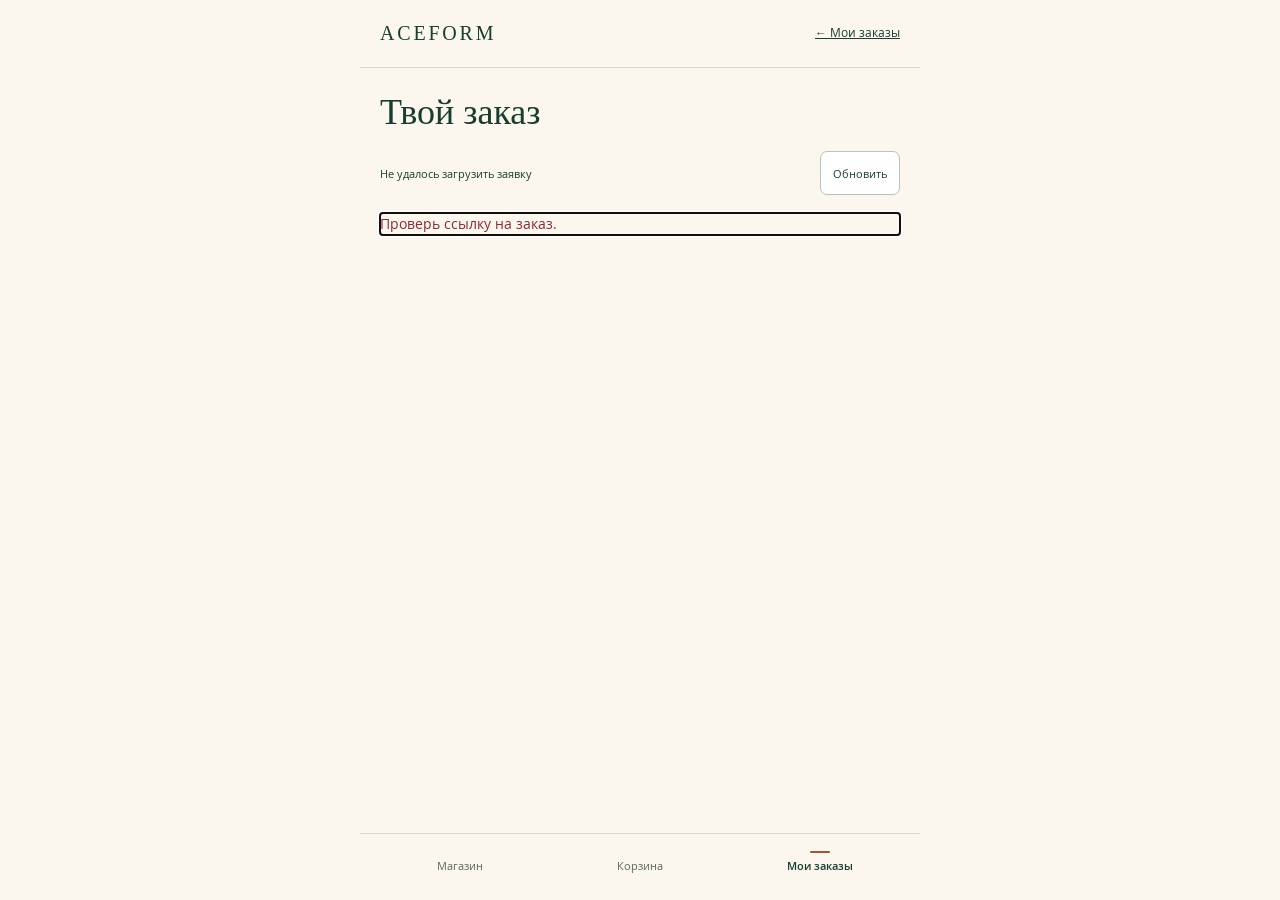
<file: my-order.html>
<!doctype html><html lang="ru"><head><meta charset="utf-8"><meta name="viewport" content="width=device-width,initial-scale=1,viewport-fit=cover"><title>ACEFORM · Мой заказ</title><meta name="robots" content="noindex,nofollow"><script defer src="telegram-web-app.js"></script><style>:root{color-scheme:light}*{box-sizing:border-box}body{margin:0;background:#f6f5ef;color:#253b2f;font:16px/1.5 -apple-system,BlinkMacSystemFont,'Segoe UI',sans-serif}header,main{max-width:860px;margin:auto;padding:24px}header{display:flex;justify-content:space-between;border-bottom:1px solid #d9ded5}a{color:inherit}h1,h2{font-family:Georgia,serif;font-weight:400}h1{font-size:40px;line-height:1.1}h2{font-size:25px}button,select{font:inherit;padding:12px;border:1px solid #b6c3b7;background:#fff;color:inherit;border-radius:4px}button{cursor:pointer}button:disabled{opacity:.6}.lead{padding:24px 0;border-top:1px solid #d9ded5}.muted{color:#647367;font-size:13px}.details{white-space:pre-wrap;overflow-wrap:anywhere}.contact{overflow-wrap:anywhere}.toolbar{display:flex;gap:12px;justify-content:space-between;align-items:center;margin-bottom:24px}label{display:flex;align-items:center;gap:12px;flex-wrap:wrap}#error{color:#8c2935}p{margin:12px 0}button:focus-visible,select:focus-visible,a:focus-visible{outline:3px solid #8c9e70;outline-offset:3px}input,textarea{font:inherit;color:inherit;padding:12px;border:1px solid #b6c3b7;background:#fff;border-radius:4px;max-width:100%}.previews{display:grid;grid-template-columns:repeat(auto-fit,minmax(140px,1fr));gap:18px}.previews figure{margin:0}.previews img{display:block;width:100%;aspect-ratio:4/5;object-fit:contain;background:#fff}.previews figcaption{padding:10px 0}.intake{padding:24px 0;border-top:1px solid #d9ded5;margin-top:20px}.intake form{display:grid;gap:10px}.intake label{margin-top:10px}.intake button{background:#253b2f;color:#fff}textarea{resize:vertical}input:focus-visible,textarea:focus-visible{outline:3px solid #8c9e70;outline-offset:3px}#intakeSaved{color:#345f42}@media(max-width:480px){header,main{padding:18px}.previews{grid-template-columns:repeat(2,minmax(0,1fr))}.previews figure:only-child{grid-column:1/-1;max-width:340px;margin:auto}.previews figcaption{font-size:14px}} .intake-actions{display:grid;gap:10px;margin:20px 0}.intake-actions button{width:100%;text-align:left}.intake-actions [aria-pressed="true"]{background:#253b2f;color:white}.intake [hidden]{display:none!important}#sizeAdvice{white-space:pre-line;font-size:14px}.size-table-wrap{overflow:auto}.intake details{margin:20px 0}.intake summary{cursor:pointer;text-decoration:underline}.intake h3{font-weight:500}.intake input[type="hidden"]{display:none}.saved-card{margin:22px 0;padding:22px;background:#edf2e8;border:1px solid #bacab0;border-radius:8px}.saved-card h3{font:28px Georgia,serif;margin:10px 0}.saved-card p{line-height:1.6}.saved-mark{font-weight:600;color:#345b35}.saved-card button{display:block;width:100%;margin-top:12px;background:#253b2f;color:white}.saved-card .edit-details{background:transparent;color:#253b2f;border:0;text-decoration:underline}.saved-card:focus{outline:2px solid #9daf91;outline-offset:3px}.customer-progress,.order-progress{background:#fff;border:1px solid #c9cfc3;border-radius:12px;padding:20px;margin:18px 0}.customer-progress h2,.order-progress h3{margin:6px 0 12px}.order-progress form{display:grid;gap:10px}.order-progress label{display:grid;gap:6px}.order-progress input,.order-progress select,.order-progress textarea{width:100%;font:inherit;padding:10px;box-sizing:border-box}.help-flag{color:#8c2935;font-weight:600}#deliveryFields input,#deliveryFields select,#deliveryFields textarea{display:block;width:100%;max-width:100%;box-sizing:border-box}#deliveryFields label{display:block;margin-top:14px}</style><link rel="stylesheet" href="theme.css?v=11"></head><body class="customer-order-page"><header><strong>ACEFORM</strong><a id="ordersBack" href="./?screen=my-orders">← Мои заказы</a></header><main><p class="muted">ТВОЯ ФОРМА ИГРЫ</p><h1>Твой заказ</h1><p>Состав, оплата и получение — всё здесь.</p><div class="toolbar"><p id="status" role="status">Проверяем вход…</p><button id="refresh" type="button">Обновить</button></div><p id="error" role="alert" hidden></p><section id="order"></section><form id="depositCheckout" method="POST" action="https://yoomoney.ru/quickpay/confirm" hidden><input name="receiver" value="4100116872093109"><input name="quickpay-form" value="button"><input name="sum"><input name="label"><input name="paymentType" value="AC"><input name="successURL"></form></main><nav class="shop-nav" aria-label="Навигация магазина"><a data-order-nav="shop" href="./">Магазин</a><a data-order-nav="cart" href="./?screen=cart">Корзина</a><a data-order-nav="my-orders" href="./?screen=my-orders" aria-current="page">Мои заказы</a></nav><script defer src="tree/api-config.js?v=1"></script><script defer src="tree/transport.js?v=4"></script><script defer src="media.js?v=2"></script><script defer src="sizing.js?v=7"></script><script defer src="order-accounting.js?v=4"></script><script defer src="my-order.js?v=19"></script></body></html>
</file>
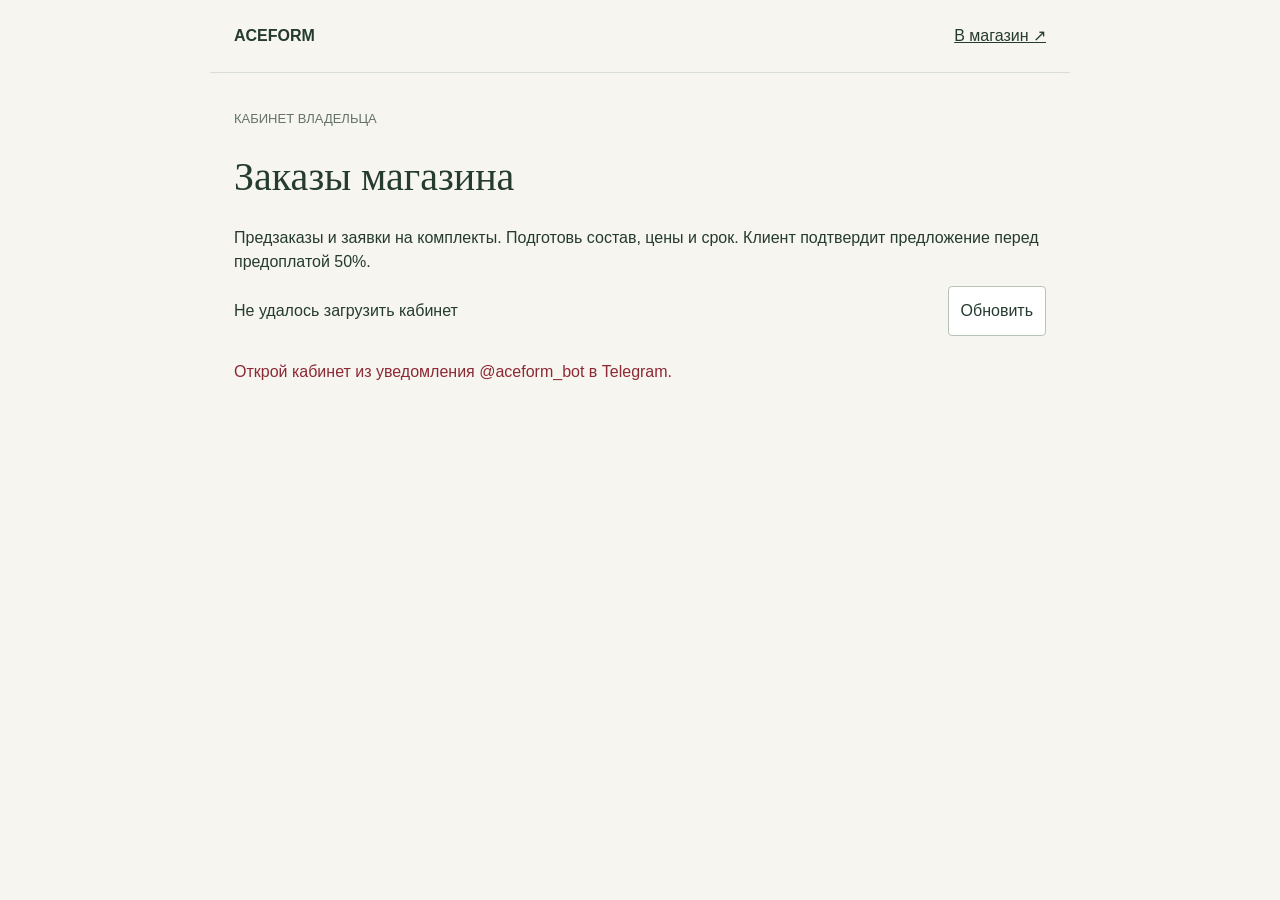
<file: orders.html>
<!doctype html><html lang="ru"><head><meta charset="utf-8"><meta name="viewport" content="width=device-width,initial-scale=1,viewport-fit=cover"><title>ACEFORM · Заказы магазина</title><meta name="robots" content="noindex,nofollow"><script src="telegram-web-app.js"></script><style>:root{color-scheme:light}*{box-sizing:border-box}body{margin:0;background:#f6f5ef;color:#253b2f;font:16px/1.5 -apple-system,BlinkMacSystemFont,'Segoe UI',sans-serif}header,main{max-width:860px;margin:auto;padding:24px}header{display:flex;justify-content:space-between;border-bottom:1px solid #d9ded5}a{color:inherit}h1,h2{font-family:Georgia,serif;font-weight:400}h1{font-size:40px;line-height:1.1}h2{font-size:25px}button,select{font:inherit;padding:12px;border:1px solid #b6c3b7;background:#fff;color:inherit;border-radius:4px}button{cursor:pointer}button:disabled{opacity:.6}.lead{padding:24px 0;border-top:1px solid #d9ded5}.muted{color:#647367;font-size:13px}.details{white-space:pre-wrap;overflow-wrap:anywhere}.contact{overflow-wrap:anywhere}.toolbar{display:flex;gap:12px;justify-content:space-between;align-items:center;margin-bottom:24px}label{display:flex;align-items:center;gap:12px;flex-wrap:wrap}#error{color:#8c2935}p{margin:12px 0}button:focus-visible,select:focus-visible,a:focus-visible{outline:3px solid #8c9e70;outline-offset:3px}.offer-editor{padding:18px 0}.offer-editor summary{cursor:pointer;font-weight:600}.offer-editor form{display:grid;gap:12px}.offer-editor label{display:grid;gap:6px;margin:10px 0}.offer-editor input,.offer-editor textarea,.offer-editor select{width:100%;min-width:0;font:inherit;padding:10px;color:inherit;background:#fff;border:1px solid #b6c3b7;border-radius:4px}.offer-item{padding:14px;border:1px solid #b6c3b7}.offer-grid,.order-previews{display:grid;grid-template-columns:repeat(2,minmax(0,1fr));gap:14px}.order-previews figure{margin:0}.order-previews img{width:100%;max-height:240px;object-fit:contain;background:#fff}.order-previews figcaption{font-size:13px}.offer-editor .check{display:flex}.check input{width:auto}textarea{min-height:90px}.offer-result{overflow-wrap:anywhere}.customer-progress,.order-progress{background:#fff;border:1px solid #c9cfc3;border-radius:12px;padding:20px;margin:18px 0}.customer-progress h2,.order-progress h3{margin:6px 0 12px}.order-progress form{display:grid;gap:10px}.order-progress label{display:grid;gap:6px}.order-progress input,.order-progress select,.order-progress textarea{width:100%;font:inherit;padding:10px;box-sizing:border-box}.help-flag{color:#8c2935;font-weight:600}</style></head><body><header><strong>ACEFORM</strong><a href="./">В магазин ↗</a></header><main><p class="muted">КАБИНЕТ ВЛАДЕЛЬЦА</p><h1>Заказы магазина</h1><p>Предзаказы и заявки на комплекты. Подготовь состав, цены и срок. Клиент подтвердит предложение перед предоплатой 50%.</p><div class="toolbar"><p id="status" role="status">Проверяем вход…</p><button id="refresh" type="button">Обновить</button></div><p id="error" role="alert" hidden></p><section id="orders" aria-label="Заявки покупателей"></section></main><script src="tree/api-config.js?v=1"></script><script src="tree/transport.js?v=4"></script><script src="catalog.js?v=34"></script><script src="order-accounting.js?v=4"></script><script src="orders.js?v=14"></script></body></html>
</file>
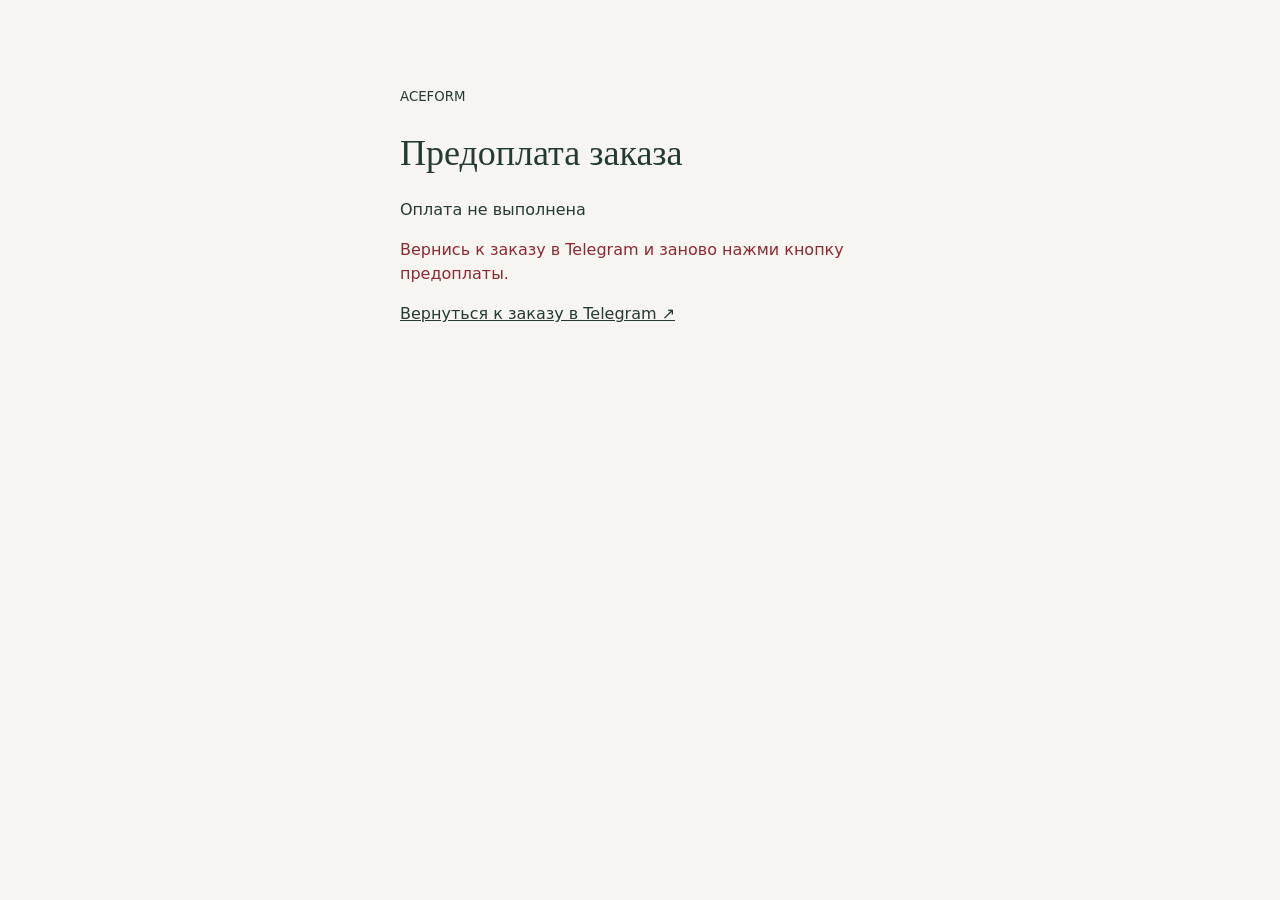
<file: preorder-checkout.html>
<!doctype html><html lang="ru"><head><meta charset="utf-8"><meta name="viewport" content="width=device-width,initial-scale=1"><meta name="referrer" content="no-referrer"><meta name="robots" content="noindex,nofollow"><title>ACEFORM · Предоплата</title><style>body{max-width:480px;margin:60px auto;padding:24px;background:#f6f5ef;color:#253b2f;font:16px/1.5 system-ui}h1{font:36px Georgia}button,a{color:inherit}button{padding:14px;font:inherit}#error{color:#8c2935}</style></head><body><small>ACEFORM</small><h1>Предоплата заказа</h1><p id="status" role="status">Проверяем сумму…</p><p id="error" role="alert" hidden></p><form id="checkout" method="POST" action="https://yoomoney.ru/quickpay/confirm" hidden><input type="hidden" name="receiver" value="4100116872093109"><input type="hidden" name="quickpay-form" value="button"><input type="hidden" name="sum"><input type="hidden" name="label"><input type="hidden" name="paymentType" value="AC"><input type="hidden" name="successURL"><button type="submit">Перейти в ЮMoney ↗</button></form><p><a id="back" href="https://t.me/aceform_bot/shop">Вернуться к заказу в Telegram ↗</a></p><script src="stock-config.js"></script><script src="preorder-checkout.js?v=2"></script></body></html>
</file>
<file: tree/style.css>
:root{--paper:#f6f2e9;--ink:#25382f;--red:#792a36;--line:#ded9cc;--muted:#77796e;--gold:#ac8c57}*{box-sizing:border-box}body{margin:0;background:var(--paper);color:var(--ink);font:15px/1.55 -apple-system,BlinkMacSystemFont,'Segoe UI',sans-serif}button,input,textarea,select{font:inherit}button,a{-webkit-tap-highlight-color:transparent}button{cursor:pointer}a{color:inherit}button:focus-visible,a:focus-visible{outline:3px solid var(--gold);outline-offset:4px}.demo{text-align:center;background:#e9e5d9;font-size:10px;letter-spacing:1.4px;padding:7px}header{max-width:1220px;margin:auto;padding:27px 36px;display:flex;justify-content:space-between;align-items:center;border-bottom:1px solid var(--line)}.brand{text-decoration:none;font-size:24px;letter-spacing:7px;line-height:1.1}.brand span{display:block;font-size:8px;letter-spacing:2px;margin-top:9px}.plain{border:0;background:none;color:var(--ink);font-size:12px;text-decoration:underline;text-underline-offset:5px}main{max-width:1220px;min-height:70vh;margin:auto;padding:30px 36px 65px}h1,h2,h3,p{margin-top:0}h1,h2,h3{font-family:Georgia,'Times New Roman',serif;font-weight:400;line-height:1.07}h1{font-size:clamp(47px,5.8vw,78px);letter-spacing:-2.8px;margin-bottom:25px}h2{font-size:43px;letter-spacing:-1.5px}h3{font-size:28px}.eyebrow{font-size:10px;letter-spacing:2.4px;text-transform:uppercase;color:var(--red);margin-bottom:22px}.hero{display:grid;grid-template-columns:1fr 1fr;gap:45px;align-items:center;padding:25px 0 42px}.intro{max-width:410px;color:#686d62;font-size:16px}.italic{font-style:italic;color:var(--red)}.btn{display:inline-flex;align-items:center;justify-content:center;gap:20px;min-height:50px;padding:13px 25px;background:var(--red);border:1px solid var(--red);color:#fff;text-decoration:none;font-size:13px;border-radius:2px}.btn.secondary{background:transparent;color:var(--ink);border-color:var(--line)}.btn:disabled{opacity:.5;cursor:not-allowed}.small{font-size:12px;color:var(--muted)}.hero .small{margin-top:15px}.tree-scene{position:relative;min-height:490px;background:radial-gradient(ellipse,#e5e6d6 0%,transparent 68%);display:grid;place-items:center}.tree-scene svg{width:100%;height:490px}.ornament{position:absolute;width:47px;height:47px;border-radius:50%;background:var(--red);color:#fff;border:1px solid #b18c56;box-shadow:0 5px 12px #263b2820;font-family:Georgia;font-size:20px}.ornament:before{content:'';position:absolute;top:-9px;left:20px;width:6px;height:8px;border:1px solid var(--gold);border-radius:3px}.ornament:nth-of-type(even){background:#eee8d8;color:var(--ink)}.tree-label{position:absolute;bottom:0;font-size:10px;letter-spacing:1.5px;color:var(--muted)}.steps{display:grid;grid-template-columns:repeat(3,1fr);border-top:1px solid var(--line);border-bottom:1px solid var(--line);padding:25px 0;gap:28px}.steps article{display:grid;grid-template-columns:25px 1fr;gap:13px}.steps b{font-family:Georgia;font-weight:400;font-size:21px}.steps span{color:var(--gold);font-size:12px}.steps p{margin:5px 0 0;font-size:12px;color:var(--muted)}.section-head{display:flex;justify-content:space-between;align-items:end;margin:45px 0 20px}.section-head h2{margin:0;font-size:31px}.stories{display:grid;grid-template-columns:repeat(3,1fr);gap:17px}.story{background:#eeeade;border:1px solid var(--line);padding:24px;text-align:left;color:var(--ink)}.story .quote{font-family:Georgia;font-size:22px;line-height:1.3;min-height:88px}.story .small{display:block}.story .tag{font-size:10px;letter-spacing:1px;color:var(--red);margin-bottom:16px}.back{margin:0 0 27px;display:inline-block}.wizard-head{max-width:650px;margin:0 auto 28px}.progress{display:flex;gap:8px;margin:0 0 30px}.progress span{height:3px;background:var(--line);flex:1}.progress .on{background:var(--red)}.wizard{max-width:850px;margin:auto}.wizard h1{font-size:49px}.choices{display:grid;grid-template-columns:repeat(3,1fr);gap:14px;margin-bottom:25px}.product{position:relative;background:#edece6;border:1px solid var(--line);padding:0;text-align:left;color:var(--ink)}.product.selected{outline:2px solid var(--red);outline-offset:2px}.product img{width:100%;height:280px;object-fit:contain;display:block}.product .caption{padding:15px;display:block}.caption strong{display:block;font-weight:500;font-size:14px}.caption small{font-size:11px;color:var(--muted)}.product .tick{position:absolute;top:10px;right:10px;background:var(--red);color:white;border-radius:50%;width:25px;height:25px;text-align:center}.fields{max-width:560px;margin:auto}.field{margin-bottom:22px}.field label,.field>span{display:block;font-size:13px;margin-bottom:8px}.field input:not([type=checkbox]),.field textarea,.field select{width:100%;border:1px solid #c8c8ba;background:#fbf9f3;color:var(--ink);padding:13px;border-radius:2px}.field textarea{min-height:125px;resize:vertical}.size-row,.actions{display:flex;gap:10px;flex-wrap:wrap}.size{border:1px solid var(--line);background:transparent;min-width:52px;min-height:43px;color:var(--ink)}.size.active{border-color:var(--red);background:#792a360b}.notice{background:#eae7dd;padding:14px;font-size:12px;color:#656b60;margin:18px 0}.check{display:flex;align-items:flex-start;gap:9px;margin:17px 0;font-size:13px}.check input{margin-top:5px;accent-color:var(--red)}.counter{text-align:right;font-size:11px;color:var(--muted)}.preview-layout{display:grid;grid-template-columns:1fr 1fr;gap:50px;align-items:start;max-width:950px;margin:auto}.share-card{background:#eae6da;padding:25px;border:1px solid #d9d2bf;position:relative}.share-card .card-brand{font-size:12px;letter-spacing:5px;text-align:center}.share-card .season{font-size:11px;text-align:center;letter-spacing:2px;margin:18px 0}.share-card img{width:100%;height:320px;object-fit:contain;mix-blend-mode:multiply}.share-card .dream{font:italic 29px/1.2 Georgia;margin:21px 0 13px;overflow-wrap:anywhere}.share-card .signature{font-size:11px;color:var(--muted)}.share-card .card-foot{border-top:1px solid #c9c5b6;margin-top:18px;padding-top:14px;font-size:11px;display:flex;justify-content:space-between}.status{font-size:11px;letter-spacing:1px;color:var(--red);margin-bottom:14px}.envelope{background:var(--red);color:#f8ecd2;padding:25px;margin-top:26px;position:relative;overflow:hidden}.envelope:before{content:'';position:absolute;inset:0;border:1px solid #e8c99844;clip-path:polygon(0 0,50% 65%,100% 0,100% 2%,50% 67%,0 2%)}.envelope h3{font-size:28px;margin:0 0 12px}.envelope p{font-size:12px;opacity:.8}.details{border-top:1px solid var(--line);padding:16px 0;font-size:13px}.details b{display:block;font-weight:500}.stack{display:grid;gap:11px}.error{color:#a12732;font-size:13px;min-height:20px}footer{max-width:1148px;margin:auto;border-top:1px solid var(--line);padding:22px 0;display:flex;justify-content:space-between;color:var(--muted);font-size:10px}#toast{position:fixed;bottom:25px;left:50%;transform:translateX(-50%);background:var(--ink);color:white;max-width:90vw;padding:13px 22px;border-radius:4px;opacity:0;pointer-events:none;transition:opacity .2s;z-index:10}#toast.show{opacity:1}.empty{padding:40px;text-align:center}.sample{font-size:11px;color:var(--red);margin-bottom:12px}.wordmark{letter-spacing:5px}button:hover{filter:brightness(.96)}@media(max-width:700px){header{padding:21px 20px}.brand{font-size:20px;letter-spacing:5px}.brand span{font-size:7px}main{padding:22px 20px 45px}.hero{grid-template-columns:1fr;gap:6px;padding-top:12px}h1{font-size:53px}.intro{font-size:14px}.tree-scene{min-height:370px}.tree-scene svg{height:370px}.tree-label{bottom:0}.steps{grid-template-columns:1fr;gap:20px}.stories{grid-template-columns:1fr}.story .quote{min-height:0}.section-head{align-items:start;gap:15px}.section-head h2{font-size:28px}.section-head .small{max-width:95px;text-align:right}.choices{gap:8px}.product img{height:170px}.product .caption{padding:10px}.caption strong{font-size:11px}.caption small{font-size:10px}.wizard h1{font-size:39px}.preview-layout{grid-template-columns:1fr;gap:28px}.share-card{max-width:410px;width:100%;margin:auto}.share-card img{height:300px}footer{margin:0 20px;gap:20px}.btn{min-height:49px}.actions .btn{flex:1}.ornament{width:40px;height:40px;font-size:18px}.ornament:before{left:16px}}
.section-head h2{min-width:0;flex:1}.section-head>.small{flex:0 0 100px;overflow-wrap:anywhere}@media(max-width:700px){.section-head{display:block}.section-head>.small{display:block;max-width:none;text-align:left;margin-top:10px}}
header{gap:18px;flex-wrap:wrap}.brand{margin-right:auto}.moderation-list{display:grid;gap:20px;max-width:720px}.review{padding:25px;border:1px solid var(--line);background:#eeeade}.review h3{margin-bottom:12px}.review-dream{font:24px/1.4 Georgia;overflow-wrap:anywhere}.review textarea{display:block;min-height:75px;width:100%;padding:12px;background:var(--paper);border:1px solid var(--line);margin:10px 0 18px}.story .quote{overflow-wrap:anywhere}.wizard{scroll-margin-top:20px}@media(max-width:400px){header{gap:14px}.brand{width:100%}.demo{letter-spacing:.5px;font-size:9px}}
.fields h2{overflow-wrap:anywhere}

.model-tabs{display:flex;flex-wrap:wrap;gap:10px;margin:0 0 24px}.model-tabs .size{padding:10px 14px}.product .caption strong{overflow-wrap:anywhere}

.choose-action{display:block;margin-top:10px;color:var(--red);font-size:11px}.selection-panel{max-width:650px;margin:30px auto 0;border-top:1px solid var(--line);padding-top:25px}.selection-head{display:flex;justify-content:space-between;align-items:baseline;gap:15px}.selection-head h3{margin-bottom:10px}.wardrobe-rack{display:block;width:100%;height:auto;overflow:visible}.rack-card .wardrobe-rack{margin:8px -12px 0;width:calc(100% + 24px)}.mini-rack{max-width:530px;margin:0 auto 15px}.selected-item{display:grid;grid-template-columns:65px 1fr auto;gap:15px;padding:16px 0;border-bottom:1px solid var(--line);align-items:center}.selected-item>img{width:65px;height:85px;object-fit:contain;mix-blend-mode:multiply}.selected-item b,.selected-item .small{display:block}.selected-item b{font-weight:500;font-size:13px}.item-size{display:flex;gap:10px;align-items:center;font-size:11px;margin-top:9px}.item-size select{border:1px solid var(--line);padding:5px 8px;background:transparent;color:var(--ink)}.empty-selection{padding:20px 0}.rack-card .dream{margin-top:20px}.rack-card .card-foot{gap:12px}.selection-panel>.btn{width:100%}@media(max-width:700px){.choices{grid-template-columns:repeat(2,1fr)}.selected-item{grid-template-columns:48px 1fr auto;gap:10px}.selected-item>img{width:48px;height:70px}.rack-card .dream{font-size:26px}.mini-rack{max-width:390px}}

.gift-dialog{border:1px solid var(--line);background:var(--paper);color:var(--ink);padding:30px;max-width:540px;width:calc(100% - 30px);max-height:90dvh;overflow:auto}.gift-dialog::backdrop{background:#18271dcc}.gift-close{float:right;font-size:26px}.gift-dialog h2{font-size:36px}.gift-dialog fieldset{border:0;border-bottom:1px solid var(--line);padding:0 0 14px;margin-bottom:20px}.gift-dialog legend{margin-bottom:12px}.gift-dialog .field{display:grid;gap:7px;margin:16px 0}.gift-dialog input:not([type=checkbox]),.gift-dialog textarea{width:100%;padding:12px;background:transparent;border:1px solid var(--line);color:var(--ink)}.gift-dialog .btn{width:100%}.funnel{display:grid;grid-template-columns:repeat(auto-fit,minmax(150px,1fr));gap:12px;margin:30px 0}.funnel article{padding:18px;border:1px solid var(--line)}.funnel b{display:block;font:36px Georgia;color:var(--red)}.funnel span{font-size:12px}.results-table{overflow:auto;margin-bottom:35px}.results-table table{width:100%;border-collapse:collapse;text-align:left}.results-table td,.results-table th{padding:12px;border-bottom:1px solid var(--line)}header{flex-wrap:wrap;gap:16px}

header{flex-wrap:wrap;gap:12px}header .brand{margin-right:auto}header .plain{font-size:12px}
</file>
<file: basket.css>
.basket-open{padding:9px 10px;background:#284c37;color:#fff;border-radius:3px;font-size:12px}header{gap:10px}.basket-close{float:right;background:none;font-size:25px}.basket-row{display:grid;grid-template-columns:95px 1fr;gap:15px;padding:18px 0;border-bottom:1px solid #d5dccd}.basket-row h3{font:20px Georgia;margin:0}.basket-row p{font-size:12px;line-height:1.5;margin:7px 0}.basket-thumb img{width:100%;height:140px;object-fit:contain}.basket-row label{margin:10px 0;display:flex;align-items:center;gap:8px}.basket-row input{width:65px;padding:8px;margin:0}.basket-shorts{overflow:hidden;position:relative;background:url('assets/fast-shorts-pair.webp') var(--shorts-position) center/200% auto no-repeat}.basket-shorts img{visibility:hidden}.basket-row .size-link{padding:9px 0}#basketActions{margin:18px 0}#basketActions>p{font-size:12px;line-height:1.5}#basketStatus:empty{display:none}#basketStatus{font-size:12px;margin:0 0 8px}#basketDock{margin-top:8px;padding:10px}#outfitPhoto,.basket-look{display:block;max-width:100%;height:360px;object-fit:contain;margin:16px auto;background:#f5f3ef}#outfitPhoto{width:100%;height:390px}#outfitChoices{display:grid;grid-template-columns:1fr 1fr;gap:10px}#outfitChoices fieldset{margin:0;border:1px solid #ccd3c6;min-width:0;padding:10px}#outfitChoices label{margin-top:9px}#outfitChoices select{width:100%;padding:10px 5px;margin-top:6px;font:inherit;background:#fff;border:1px solid #ccd3c6}#outfitAdd{margin-top:18px}.basket-summary{margin:20px 0;border-top:1px solid #d5dccd}.basket-summary p{font-size:13px;line-height:1.5}#basketError,#outfitError{color:#98293e;font-size:13px}#outfitDialog,#basketDialog{max-width:560px}main{padding-bottom:190px}@media(max-width:370px){#outfitChoices{grid-template-columns:1fr}#outfitPhoto{height:310px}}

.basket-picture{margin-top:22px}.basket-picture summary{cursor:pointer;text-decoration:underline;font-size:14px}.basket-picture .basket-look{width:100%;height:auto;max-height:600px}
</file>
<file: aperol.css>
/* Апероль: Mediterranean collection cover and warm product cards. */
.april-collection{margin:30px -24px 0;padding:0 0 24px;border:0;background:#fff0dc;color:#143d2c;overflow:hidden}
.aperol-cover{position:relative;isolation:isolate;min-height:500px;aspect-ratio:4/5;box-sizing:border-box;padding:32px 18px 28px;text-align:center;background:#fff0dc url("assets/aperol-cover-720.jpg") center/cover no-repeat;display:flex;flex-direction:column;align-items:center}
.april-collection .aperol-cover .eyebrow{font:16px/1.3 Georgia,serif;letter-spacing:.32em;margin:0 0 26px;padding-left:.32em}
.aperol-motto{font:clamp(28px,7vw,43px)/1.12 Georgia,serif;margin:0 0 23px;color:#123d2b}
.aperol-motto em{font-weight:normal}
.april-collection .aperol-cover h2{font:normal clamp(48px,13vw,72px)/1 Georgia,serif;letter-spacing:-1px;margin:0}
.aperol-edition{font:10px/1.6 Arial,sans-serif;letter-spacing:.2em;text-transform:uppercase;margin:16px 0 0}
.aperol-discover{display:inline-block;margin-top:26px;color:#163d2c;background:rgba(255,246,231,.88);border:1px solid #486447;padding:12px 17px;font-size:12px;text-decoration:none;border-radius:2px}
.aperol-intro{padding:28px 24px 0;scroll-margin-top:20px}
.aperol-intro .eyebrow{font-size:10px;letter-spacing:.15em}
.aperol-intro>p:last-child{font-size:14px;line-height:1.7;margin-bottom:0;color:#536050}
.april-gallery{margin:22px 16px 0;gap:24px}
.april-gallery figure{background:#fffaf1;padding:10px 10px 18px;border:1px solid #e9d9c0;border-radius:6px;box-shadow:0 4px 18px #704f2810}
.april-gallery figcaption{font:normal 21px/1.3 Georgia,serif;margin:16px 4px 0}
.aperol-order{margin:14px 4px 0}.aperol-sizes select{background:#fffdf8}
.april-collection>a{margin:26px 24px 0}
@media(max-width:360px){.aperol-cover{min-height:460px;padding-top:28px}.aperol-motto{font-size:27px}.april-gallery{margin-inline:12px}}

/* Keep arrows aligned and all collection content inside narrow viewports. */
.aperol-order .primary{gap:12px;text-align:left;line-height:1.4}
.aperol-order .primary>span:first-child{flex:1;min-width:0}
.aperol-order .primary .aperol-arrow{flex:0 0 18px;width:18px;text-align:center;font-size:20px;line-height:1}
.aperol-sizes label{min-width:0;line-height:1.5}
.aperol-sizes select{display:block;width:100%;max-width:100%;box-sizing:border-box;appearance:none;-webkit-appearance:none;border:1px solid #c5cebf;border-radius:3px;padding:12px 32px 12px 12px;margin-top:7px;color:#203d32;font:inherit;line-height:1.4;background:#fffdf8 url("data:image/svg+xml,%3Csvg xmlns='http://www.w3.org/2000/svg' width='12' height='8' viewBox='0 0 12 8'%3E%3Cpath d='m1 1 5 5 5-5' fill='none' stroke='%23203d32' stroke-width='1.5'/%3E%3C/svg%3E") right 12px center/12px 8px no-repeat}
.aperol-discover{display:inline-flex;align-items:center;gap:10px;line-height:1.4}
.sticky.aperol-context>*:not(#basketDock){display:none!important}
.sticky.aperol-context #basketDock{margin-top:0}
@media(max-width:370px){.april-collection{margin-left:-18px;margin-right:-18px}}

.aperol-cover{width:100%;min-width:0}
@media(max-width:400px){header{flex-wrap:wrap}header .brand{min-width:0}header .tag{margin-left:auto}header .basket-open{margin-left:auto;flex-shrink:0}}

.aperol-capsule{margin:28px 0;padding:24px 18px;background:#f2e9da;border-radius:18px}.aperol-capsule h3{font-size:26px;line-height:1.2;margin:10px 0 20px}.capsule-photos{display:grid;grid-template-columns:1fr 1fr;gap:10px}.capsule-photos img{width:100%;border-radius:12px;aspect-ratio:3/4;object-fit:cover}.aperol-capsule .aperol-sizes{display:grid;grid-template-columns:minmax(0,1fr) minmax(0,1fr);gap:12px}.aperol-capsule select{width:100%;min-width:0}.aperol-capsule label{min-width:0}.aperol-capsule del{font-size:16px;opacity:.55;margin-right:8px}.aperol-capsule .primary{width:100%;margin-top:16px}
</file>
<file: shop-shell.css>
/* Focus one task per screen; retain the existing checkout dialogs. */
body[data-shop-screen] main{padding-bottom:105px}body[data-shop-screen] .collection-nav,body[data-shop-screen] main>.certificate-offer,body[data-shop-screen] #basketOpen,body[data-shop-screen] header .tag{display:none}
body[data-shop-screen] header{padding-bottom:18px;margin-bottom:22px}body[data-shop-screen] .brand{font-size:17px}
.shop-kicker{font-size:10px;letter-spacing:1.8px;line-height:1.6;color:#697764;margin:0 0 12px}.shop-home>h1{font:normal 37px/1.08 Georgia,serif;margin:0 0 24px;letter-spacing:-.8px}
.shop-home .aperol-cover{min-height:390px;aspect-ratio:4/5;margin:0 0 30px;padding-top:25px;border-radius:5px}.shop-home .aperol-cover .eyebrow{display:none}.shop-home .aperol-motto{font-size:27px;margin:12px 0 20px}.shop-home .aperol-cover h2{font:normal 51px/1 Georgia,serif}.shop-home .aperol-edition{font-size:8px;letter-spacing:1.4px}.shop-home .aperol-discover{margin-top:20px;background:#fff7e9e8}
body[data-shop-screen]:not([data-shop-screen="shop"]) .shop-home,body[data-shop-screen]:not([data-shop-screen="shop"]) #collection,body[data-shop-screen]:not([data-shop-screen="collection"]) #april,body[data-shop-screen]:not([data-shop-screen="outfit"]) #outfitDetail,body[data-shop-screen]:not([data-shop-screen="product"]) #productDetails,body[data-shop-screen]:not([data-shop-screen="orders"]) #shopOrders{display:none!important}
body[data-shop-screen] #collection{margin-top:0;border:0;padding-top:0}body[data-shop-screen] #collection .card-size,body[data-shop-screen] #catalogFilters,body[data-shop-screen] #filterHint,body[data-shop-screen] .product .check,body[data-shop-screen] .product em{display:none!important}body[data-shop-screen] .product.selected .thumb{border:0;background:#eceee3}body[data-shop-screen] .product .thumb{height:190px}body[data-shop-screen] .product b{font-size:13px;line-height:1.5}body[data-shop-screen] .card-price{font-size:12px;line-height:1.5;display:block;margin-top:5px}
.shop-back{display:block;padding:8px 0 18px;background:none;font-size:12px;color:#536050}.shop-back[hidden]{display:none}
body[data-shop-screen] #april{margin:0;padding:0;background:transparent;overflow:visible}.shop-collection-heading h1{font:normal 44px Georgia,serif;margin:0 0 10px}.shop-collection-heading>p:last-child{font-size:13px;line-height:1.6;margin:0 0 24px;color:#697764}
.shop-outfits{display:grid;gap:25px}.shop-outfit-card{display:block;text-decoration:none;color:inherit}.shop-outfit-card img{width:100%;height:auto;aspect-ratio:4/5;object-fit:cover;border-radius:4px;display:block}.shop-outfit-card>div{position:relative;padding:15px 32px 0 0}.shop-outfit-card h2{font:normal 24px Georgia,serif;margin:0}.shop-outfit-card p{font-size:12px;color:#697764;margin:7px 0 10px}.shop-outfit-card strong{font-size:14px;font-weight:normal}.shop-outfit-card span{position:absolute;right:2px;top:18px;font-size:21px}
.shop-full-outfit{margin:0}.shop-full-outfit>img{display:block;width:100%;height:auto;border-radius:4px}.shop-full-outfit figcaption{font:normal 29px/1.2 Georgia,serif;margin-top:22px}.shop-full-outfit .aperol-order{margin:12px 0 0}.shop-full-outfit .aperol-price{margin:0 0 14px}.shop-full-outfit .aperol-sizes{gap:12px}.shop-full-outfit .aperol-order .primary{position:sticky;bottom:80px;z-index:2;box-shadow:0 0 0 10px #f7f7f0}.shop-full-outfit .aperol-order>p.hint:last-of-type{margin-top:20px}
.shop-nav{position:fixed;bottom:0;left:50%;transform:translateX(-50%);width:min(560px,100%);display:grid;grid-template-columns:repeat(3,minmax(0,1fr));align-items:center;padding:15px 10px max(18px,env(safe-area-inset-bottom));background:#f7f7f0f5;backdrop-filter:blur(14px);border-top:1px solid #d5dccd;z-index:5;gap:4px}.shop-nav a,.shop-nav button{font:12px/1.4 Arial,sans-serif;text-align:center;text-decoration:none;color:#697764;padding:8px 0;background:none}.shop-nav a[aria-current="page"]{color:#203d32;font-weight:bold}
body[data-shop-screen] .sticky{display:none}body[data-shop-screen="product"] .sticky{display:block;bottom:70px;padding:10px 24px}.sticky.aperol-context>*{display:none!important}body[data-shop-screen="product"] .sticky #review,body[data-shop-screen="product"] .sticky #price{display:flex!important}body[data-shop-screen="product"] .sticky>*:not(#review):not(#price){display:none!important}
body[data-shop-screen="product"] #dressAnswers,body[data-shop-screen="product"] #productStory,body[data-shop-screen="product"] .stock-line,body[data-shop-screen="product"] #generalNote,body[data-shop-screen="product"] #generalDeliveryNote,body[data-shop-screen="product"] #availabilityHint,body[data-shop-screen="product"] #stockBadge,body[data-shop-screen="product"] #quantityAdvanced,body[data-shop-screen="product"] #orderTypes,body[data-shop-screen="product"] #orderTypes+.hint{display:none!important}body[data-shop-screen="product"] #purchaseOptions>.field-title:has(+ #orderTypes){display:none}body[data-shop-screen="product"] #inquiryIntro>p:not(.eyebrow),body[data-shop-screen="product"] #inquiryIntro>.hint{display:none}body[data-shop-screen="product"] .studio{margin-top:12px}body[data-shop-screen="product"] #fitGallery{margin-bottom:80px}
.shop-orders p:not(.shop-kicker){font-size:14px;line-height:1.7;color:#697764}.shop-orders .primary{margin-top:25px;text-decoration:none;line-height:1.5}#basketDialog .certificate-offer{margin-top:24px;font-size:12px}#basketDialog .certificate-offer[hidden]{display:none}
@media(max-width:360px){.shop-home>h1{font-size:32px}.shop-home .aperol-motto{font-size:23px}.shop-home .aperol-cover{min-height:360px}.shop-full-outfit .aperol-sizes{grid-template-columns:1fr}.shop-nav a,.shop-nav button{font-size:11px}.shop-full-outfit figcaption{font-size:26px}}

.basket-sizes{display:flex;gap:8px;flex-wrap:wrap}.basket-sizes label{display:grid;gap:4px;font-size:11px;margin:4px 0;flex:1;min-width:65px}.basket-sizes select{font:12px Arial,sans-serif;padding:8px;border:1px solid #c5cebf;background:#fffdf8;border-radius:3px;width:100%}body[data-shop-screen="product"] .sticky #checkoutError:not([hidden]){display:block!important}

/* Quiet merchandising, with details available only when needed. */
.shop-home>h1{font-size:32px;margin-bottom:20px}.shop-home .aperol-cover{min-height:0;aspect-ratio:auto;height:350px}.shop-home .aperol-motto{font-size:25px;margin:4px 0 16px}.shop-home .aperol-cover h2{font-size:47px}.shop-home .aperol-discover{margin-top:16px;padding:10px 14px}
.shop-outfits{grid-template-columns:repeat(2,minmax(0,1fr));gap:24px 12px}.shop-outfit-card h2{font-size:17px;line-height:1.25}.shop-outfit-card>div{padding:12px 0 0}.shop-outfit-card span{display:none}.shop-outfit-card p{font-size:11px;line-height:1.5;margin:7px 0}.shop-outfit-card strong{font-size:13px}.shop-outfit-card img{aspect-ratio:3/4}
.shop-full-outfit>img{max-height:420px;object-fit:cover;object-position:center 30%}.shop-full-outfit .aperol-order>p.hint{display:none}.shop-full-outfit .aperol-order details{margin:16px 0 24px}.shop-full-outfit .aperol-order details summary{color:#536050}.shop-full-outfit .aperol-order .primary{position:static;box-shadow:none}.shop-full-outfit figcaption{margin-top:20px}.shop-full-outfit .aperol-sizes label{margin-top:12px}
.shop-info{margin:26px 0 20px;border-top:1px solid #d5dccd}.shop-info details{border-bottom:1px solid #d5dccd;padding:17px 0}.shop-info summary{font-size:13px;cursor:pointer;list-style:none;display:flex;align-items:center;justify-content:space-between;gap:15px}.shop-info summary::-webkit-details-marker{display:none}.shop-info summary:after{content:'+';font-size:20px;line-height:1}.shop-info details[open]>summary:after{content:'−'}.shop-info p{font-size:13px;line-height:1.7;color:#697764;margin:14px 0 0}.shop-base-info{margin-bottom:130px}body:not([data-shop-screen="product"]) .shop-base-info{display:none}
body[data-shop-screen="product"] #fitGallery{margin-bottom:20px}body[data-shop-screen="product"] #modelPhotos{display:flex;overflow-x:auto;gap:10px;scroll-snap-type:x mandatory}body[data-shop-screen="product"] #modelPhotos>figure{flex:0 0 85%;scroll-snap-align:start}body[data-shop-screen="product"] #fitGallery h2{font:normal 22px Georgia,serif}body[data-shop-screen="product"] #galleryControls{display:none!important}
.shop-added{position:fixed;bottom:78px;left:50%;transform:translateX(-50%);width:calc(100% - 24px);max-width:520px;background:#fffaf1;border:1px solid #c9d2c2;border-radius:8px;padding:18px;box-shadow:0 8px 35px #203d3230;z-index:6}.shop-added[hidden]{display:none}.shop-added strong{font:normal 21px Georgia,serif}.shop-added p{font-size:12px;line-height:1.6;margin:9px 0 16px;color:#697764}.shop-added-actions{display:grid;grid-template-columns:1fr 1fr;gap:10px}.shop-added-actions button{margin:0;padding:12px 8px;font-size:12px;justify-content:center;line-height:1.4}
@media(max-width:360px){.shop-home>h1{font-size:29px}.shop-home .aperol-cover{height:325px;min-height:0}.shop-home .aperol-motto{font-size:22px}.shop-home .aperol-cover h2{font-size:43px}.shop-outfit-card h2{font-size:15px}.shop-full-outfit>img{max-height:360px}}

.shop-limited-swatch{position:relative;flex:0 0 36px}.shop-limited-mark{position:absolute;right:-8px;bottom:-8px;width:15px;height:15px;border-radius:50%;background:#fff0dc;color:#203d32;display:grid;place-items:center;font:9px Georgia,serif;border:1px solid #d9c7a7}.shop-limited-caption{flex-basis:100%;font:10px/1.5 Arial,sans-serif;letter-spacing:0;text-transform:none;color:#697764;margin-top:2px}.shop-outfit-palette{margin:20px 0}.shop-outfit-palette p{font-size:12px;line-height:1.6}.shop-outfit-palette>a:not(.swatch){display:inline-block;font-size:11px;color:#697764;margin:14px 16px 0 0}.shop-outfit-palette .swatch{display:block;text-decoration:none}.shop-outfit-palette .swatches{padding:3px}
</file>
<file: theme.css>
@font-face{font-family:'ACEFORM Sans';src:url('assets/fonts/OpenSans-Regular.woff2') format('woff2');font-style:normal;font-weight:400;font-display:swap}
@font-face{font-family:'ACEFORM Sans';src:url('assets/fonts/OpenSans-SemiBold.woff2') format('woff2');font-style:normal;font-weight:600 800;font-display:swap}
:root{--paper:#fbf6ee;--surface:#fffdf8;--ink:#193e31;--muted:#5b685f;--line:#ddd8ca;--accent:#a65330;--serif:Georgia,'Times New Roman',serif;--sans:'ACEFORM Sans',-apple-system,BlinkMacSystemFont,'Segoe UI',sans-serif}
body{background:#eae5da;color:var(--ink);font-family:var(--sans);font-size:14px;line-height:1.55;-webkit-font-smoothing:antialiased}
body[data-shop-screen] main,dialog{background:var(--paper);color:var(--ink)}
button,input,select,textarea{font-family:var(--sans)}
body[data-shop-screen] header{border-color:var(--line);padding-bottom:15px;margin-bottom:24px}body[data-shop-screen] header .brand{gap:10px}body[data-shop-screen] .brand span{font:normal 20px/1 var(--serif);letter-spacing:.12em}body[data-shop-screen] .brand img{width:36px;height:36px;border-radius:3px;mix-blend-mode:multiply}
.shop-home>h1{font:normal clamp(31px,8.5vw,39px)/1.12 var(--serif);letter-spacing:-.6px;margin-bottom:24px}.shop-kicker{color:var(--accent);font:600 10px/1.6 var(--sans);letter-spacing:.14em}.shop-collection-heading h1{font:normal 46px/1.1 var(--serif);letter-spacing:-.8px}.shop-collection-heading>p:last-child{color:var(--muted)}
.shop-home .aperol-cover{border-radius:10px}.shop-home .aperol-discover,.aperol-discover{font-family:var(--sans);font-size:12px;border-color:var(--ink);border-radius:5px;color:var(--ink);background:#fff9efeb}.aperol-cover .aperol-motto,.aperol-cover h2{color:#143c2b}.aperol-cover .aperol-edition{font-family:var(--sans)}
.shop-back{color:var(--muted);font-size:12px;padding-bottom:22px}.shop-outfit-card img,body[data-shop-screen] .product .thumb,.shop-full-outfit>img{border-radius:8px;background:#eee8dd}.shop-outfit-card h2{font:normal 18px/1.25 var(--serif);letter-spacing:.02em}.shop-outfit-card p{color:var(--muted);font-size:11px;line-height:1.6}.shop-outfit-card strong{font:600 13px/1.5 var(--sans)}
body[data-shop-screen] #collection h2{font:normal 27px/1.2 var(--serif)}body[data-shop-screen] #collection .section-title small{color:var(--muted);font:400 9px var(--sans);letter-spacing:.1em}body[data-shop-screen] .product b{font:600 12px/1.6 var(--sans)}body[data-shop-screen] .card-price{font:400 12px/1.6 var(--sans);color:var(--ink)}
.shop-full-outfit figcaption{font:normal 29px/1.2 var(--serif);letter-spacing:.02em}.aperol-price{font:600 22px/1.4 var(--sans);color:var(--ink)}.aperol-price span{font:400 11px/1.5 var(--sans);color:var(--muted)}
.hint,.shop-info p,.shop-orders p:not(.shop-kicker){color:var(--muted)}.hint{font-size:12px;line-height:1.7}.shop-limited-caption{font-family:var(--sans);color:var(--accent)}.shop-limited-mark{color:var(--accent);background:#fff0df;border-color:#dcbf9d}
.primary{background:var(--ink);color:#fffdf8;border-radius:7px;font:600 13px/1.5 var(--sans);padding:16px 18px;min-height:50px;gap:12px}.primary:active{background:#2c5140}.secondary,.option{border-color:#bfc5b8;background:transparent;color:var(--ink);border-radius:6px;font-family:var(--sans)}.secondary{font-size:12px;line-height:1.5}.option.selected{background:var(--ink);color:var(--surface);border-color:var(--ink)}
input,textarea,.aperol-sizes select,.basket-sizes select{background-color:var(--surface);border-color:#c8cdbf;border-radius:6px;color:var(--ink)}.aperol-sizes label,.shop-outfit-palette p{font:600 12px/1.6 var(--sans)}.aperol-sizes select{font:400 13px/1.5 var(--sans);min-height:46px}.swatch{border-color:var(--paper)}.swatch.selected{outline-color:var(--ink)}
.shop-info,.shop-info details{border-color:var(--line)}.shop-info summary{font:600 12px/1.6 var(--sans)}.shop-info p{font-size:12px;line-height:1.8}.shop-info summary:after{color:var(--accent);font-weight:400}.size-link{color:var(--muted);font-size:11px;text-underline-offset:3px}.shop-outfit-palette>a:not(.swatch){color:var(--muted);font-family:var(--sans)}
.shop-nav{background:#fbf6eef5;border-color:var(--line);padding-top:10px;padding-bottom:max(14px,env(safe-area-inset-bottom))}.shop-nav a,.shop-nav button{position:relative;font:400 11px/1.5 var(--sans);color:var(--muted);padding:12px 0}.shop-nav a[aria-current="page"]{color:var(--ink);font-weight:600}.shop-nav a[aria-current="page"]:before{content:'';position:absolute;left:calc(50% - 10px);top:1px;width:20px;height:2px;border-radius:2px;background:var(--accent)}
body[data-shop-screen="product"] .sticky{background:#fbf6eef5;border-color:var(--line)}body[data-shop-screen="product"] .sticky #price{font:600 16px/1.4 var(--sans);color:var(--ink);margin-bottom:10px}
dialog{border:1px solid var(--line);border-radius:12px}dialog::backdrop{background:#142c23a8}.basket-row{border-color:var(--line)}.basket-row h3{font:normal 21px/1.25 var(--serif)}.basket-row p{color:var(--muted)}.shop-added{background:var(--surface);border-color:var(--line);box-shadow:0 10px 35px #193e3126;border-radius:10px}.shop-added strong{font:normal 23px/1.2 var(--serif)}.shop-added p{color:var(--muted);font-family:var(--sans)}.shop-added-actions button{font-family:var(--sans);font-size:11px}
button:focus-visible,a:focus-visible,input:focus-visible,select:focus-visible,textarea:focus-visible,summary:focus-visible{outline:2px solid var(--accent);outline-offset:4px}
@media(max-width:360px){.shop-outfit-card h2{font-size:16px}.shop-full-outfit figcaption{font-size:26px}.shop-home>h1{font-size:31px}.shop-nav a,.shop-nav button{font-size:10px}}
@media(prefers-reduced-motion:no-preference){.primary,.secondary,.option{transition:background-color .15s,border-color .15s}}

/* Compact product choices with one persistent purchase action. */
:root{--shop-nav-height:70px}html{scroll-padding-bottom:calc(var(--shop-nav-height) + 100px)}
body[data-shop-screen="outfit"] main,body[data-shop-screen="product"] main{padding-bottom:calc(var(--shop-nav-height) + 115px)}
.shop-full-outfit figcaption{margin-top:16px}.shop-full-outfit .aperol-order{margin-top:6px}.shop-full-outfit .aperol-price{margin-bottom:12px;font-size:20px}.shop-outfit-palette{margin:12px 0}.shop-outfit-palette p{margin:0 0 8px;font-size:11px}.shop-outfit-palette>a:not(.swatch){margin:8px 12px 0 0;font-size:10px}.shop-full-outfit .aperol-sizes{grid-template-columns:repeat(2,minmax(0,1fr));gap:10px}.shop-full-outfit .aperol-sizes label{display:grid;grid-template-rows:1fr 44px;gap:5px;line-height:1.5;font-size:11px;margin-top:4px}.shop-full-outfit .aperol-sizes select{margin-top:0;min-height:44px;height:44px;font-size:12px;padding:9px 28px 9px 10px;background-position:right 10px center}.shop-full-outfit .aperol-order details{margin:14px 0 18px}.shop-full-outfit .shop-info{margin-top:18px}
.shop-buy-bar{position:fixed;bottom:var(--shop-nav-height);left:50%;transform:translateX(-50%);width:min(560px,100%);background:#fbf6eef5;backdrop-filter:blur(14px);padding:12px 24px;border-top:1px solid var(--line);z-index:4}.shop-buy-bar .primary{position:static;box-shadow:none;margin:0;width:100%}.shop-buy-bar[hidden]{display:none}
body[data-shop-screen="product"] .sticky{bottom:var(--shop-nav-height);padding:12px 24px;z-index:4}body[data-shop-screen="product"] .sticky #price{display:none!important}.shop-product-price{font:600 20px/1.4 var(--sans);margin:10px 0 0;color:var(--ink)}body[data-shop-screen="product"] #dressOffer{display:none}body[data-shop-screen="product"] .dress-intro h1,body[data-shop-screen="product"] .inquiry-intro h1{font-size:30px;line-height:1.15;margin:0 0 8px}body[data-shop-screen="product"] .dress-intro>p:not(.eyebrow),body[data-shop-screen="product"] .dress-intro>.hint{display:none}body[data-shop-screen="product"] .inquiry-intro{padding-bottom:8px}body[data-shop-screen="product"] .field-title{margin:16px 0 10px}body[data-shop-screen="product"] #dressBundle .field-title{margin-top:16px}body[data-shop-screen="product"] #sizeHint{margin:8px 0}.shop-added{bottom:calc(var(--shop-nav-height) + 8px)}
.shop-limited-mark{width:19px;height:19px;font:13px/1 var(--sans);border:none;background:var(--paper);right:-9px;bottom:-9px}
@media(max-width:360px){.shop-buy-bar,body[data-shop-screen="product"] .sticky{padding:10px 18px}.shop-full-outfit .aperol-sizes{grid-template-columns:repeat(2,minmax(0,1fr))}.shop-full-outfit .aperol-sizes select{font-size:12px}}

body[data-shop-screen="product"] #inquiryIntro>.shop-product-price,body[data-shop-screen="product"] #dressIntro>.shop-product-price{display:block!important}

/* Limited colors change the photograph and ordering controls in place. */
#productDetails.limited-selection #fitGallery,#productDetails.limited-selection #dressBundle,#productDetails.limited-selection #outfitOpen,#productDetails.limited-selection #sizeChoice,#productDetails.limited-selection #sizes,#productDetails.limited-selection #sizeHint{display:none!important}
body:has(#productDetails.limited-selection) .sticky{display:none!important}
.shop-inline-limited[hidden]{display:none}.shop-inline-limited .aperol-price,.shop-inline-limited .shop-outfit-palette,.shop-inline-limited .aperol-order>p.hint{display:none!important}
.shop-inline-limited .aperol-order{margin:0}.shop-inline-note{font:400 12px/1.65 var(--sans);color:var(--muted);margin:14px 0 8px}.shop-inline-limited .aperol-sizes{grid-template-columns:repeat(2,minmax(0,1fr));gap:10px}.shop-inline-limited .aperol-sizes label{margin-top:0;font-size:11px}.shop-inline-limited .aperol-order details{margin:14px 0 20px}.shop-inline-limited .shop-buy-bar .primary{margin-top:0}.shop-preview-form .shop-buy-bar .primary:disabled{background:#66766b;color:#fff;cursor:default}
#productDetails.limited-selection .studio{height:clamp(300px,44svh,420px);min-height:0}#productDetails.limited-selection #preview{height:100%;width:100%}#productDetails.limited-selection .fit-main{display:block;width:100%;height:100%;object-fit:cover;object-position:center 35%}

.shop-render-note{font:400 10px/1.5 var(--sans);color:var(--muted);margin:8px 0}.shop-inline-limited .aperol-sizes select{font-size:12px;padding-left:10px}.shop-inline-limited .aperol-sizes label{display:grid;grid-template-rows:1fr 44px;gap:5px}.shop-inline-limited .aperol-sizes select{height:44px;margin-top:0}

/* A single studio framing across standard and limited colors in product cards. */
body[data-shop-screen="product"] #productDetails .studio{height:clamp(330px,46svh,430px);min-height:0;background:#f0eeea}
body[data-shop-screen="product"] #productDetails .studio:before,body[data-shop-screen="product"] #productDetails .studio:after{display:none}
body[data-shop-screen="product"] #productDetails #preview{width:100%;height:100%}
body[data-shop-screen="product"] #productDetails #preview .fit-main{display:block;width:100%;height:100%;max-height:none;object-fit:contain;object-position:center;mix-blend-mode:normal}

body[data-shop-screen="product"] #sizeHint,body[data-shop-screen="product"] #bundlePriceNote,body[data-shop-screen="product"] #studioTitle{display:none!important}.shop-info p{font-size:13px;line-height:1.8}

/* Customer order history shares the storefront typography and palette. */
.shop-orders h1{font:normal 36px/1.15 var(--serif);margin:0 0 20px}.order-list-toolbar{display:flex;justify-content:space-between;align-items:center;gap:15px;margin-bottom:18px}.order-list-toolbar p{font-size:11px!important;margin:0}.customer-order-card{padding:18px;background:var(--surface);border:1px solid var(--line);border-radius:10px;margin-bottom:18px}.customer-order-meta{display:flex;justify-content:space-between;gap:10px;font-size:11px;color:var(--muted);margin-bottom:12px}.customer-order-status{display:inline-block;font-size:11px;padding:5px 10px;border-radius:20px;color:var(--ink);background:#e9eee4}.customer-order-status[data-status="offer_ready"],.customer-order-status[data-status="awaiting_payment"]{background:#f8e5d4;color:#854b2c}.customer-order-status[data-status="closed"]{background:#eeebe5;color:#63635a}.customer-order-pictures{display:flex;gap:8px;margin:16px 0 12px;overflow:hidden}.customer-order-pictures img{width:72px;height:96px;object-fit:cover;border-radius:5px;background:var(--paper)}.shop-orders .customer-order-names{font:normal 20px/1.35 var(--serif);color:var(--ink);margin:12px 0}.shop-orders .customer-order-total{font:600 20px var(--sans);color:var(--ink);margin:12px 0 8px}.shop-orders .customer-order-payment,.shop-orders .customer-order-next,.shop-orders .customer-order-tracking{font-size:12px;line-height:1.65}.shop-orders .customer-order-card .primary{margin-top:18px}.customer-order-history{font:normal 26px var(--serif);margin:30px 0 18px}#customerOrdersError{color:#9b382d;font-size:13px}.customer-orders-empty{font-size:14px;line-height:1.8}

/* Order details use the same compact mobile account layout as the list. */
.customer-order-page{max-width:560px;margin:0 auto;background:var(--paper);min-height:100svh}.customer-order-page header{padding:22px 20px;border-color:var(--line);font-size:12px;align-items:center}.customer-order-page header strong{font:20px var(--serif);letter-spacing:.14em}.customer-order-page main{padding:24px 20px 110px}.customer-order-page h1{font:36px/1.15 var(--serif);margin:0 0 12px}.customer-order-page h2{font:25px/1.2 var(--serif);margin:0 0 18px}.customer-order-page main>p:not(#error){display:none}.customer-order-page .toolbar{margin:18px 0;gap:12px;font-size:11px}.customer-order-page .toolbar p{margin:0}.customer-order-page button{border-radius:7px;min-height:44px}.customer-order-page .customer-progress{background:transparent;border:0;border-bottom:1px solid var(--line);border-radius:0;margin:0 0 26px;padding:0 0 20px}.customer-order-page .customer-progress>.muted{display:none}.customer-order-page .customer-progress p{font-size:12px;color:var(--muted)}.customer-order-page .previews{display:grid;grid-template-columns:1fr;gap:18px}.customer-order-page .previews figure{display:grid;grid-template-columns:76px minmax(0,1fr);gap:14px;max-width:none!important;margin:0!important}.customer-order-page .previews img{width:76px;height:102px;object-fit:cover;border-radius:6px;background:var(--surface)}.customer-order-page .previews figcaption{font-size:12px;padding:2px 0;line-height:1.8}.customer-order-page .previews strong{font:19px/1.35 var(--serif)}.customer-order-page .lead,.customer-order-page .order-receiving{padding:24px 0;margin:24px 0 0;border-top:1px solid var(--line)}.customer-order-page .quote-lines{font-size:12px;color:var(--muted)}.customer-order-page .order-payment{margin-top:24px}.order-payment dl{margin:0}.order-payment dl>div{display:flex;justify-content:space-between;gap:16px;padding:10px 0;border-bottom:1px solid var(--line);font-size:13px}.order-payment dt{color:var(--muted)}.order-payment dd{margin:0;font-weight:600;white-space:nowrap}.customer-order-page .muted{font-size:12px;color:var(--muted)}.customer-order-page #pay,.customer-order-page #confirm,.customer-order-page #progressNext{width:100%;background:var(--ink);color:var(--surface);border:0;padding:15px;font-size:13px}.customer-order-page .order-actions{border-top:1px solid var(--line);margin:20px 0;padding-top:20px}.order-actions>summary{cursor:pointer;font-size:13px}.customer-order-page .intake{border-top:0;padding-top:20px}.customer-order-page .shop-nav{position:fixed;bottom:0;left:50%;transform:translateX(-50%);width:min(560px,100%);display:grid;grid-template-columns:repeat(3,minmax(0,1fr));padding:16px 10px max(18px,env(safe-area-inset-bottom));background:var(--paper);border-top:1px solid var(--line);z-index:5}.customer-order-page .shop-nav a{color:var(--muted);text-align:center;text-decoration:none;font-size:11px;padding:8px 0}.customer-order-page .shop-nav a[aria-current="page"]{color:var(--ink);font-weight:600}

.payment-stages{display:grid;grid-template-columns:1fr 1fr;gap:10px;margin:18px 0;font-size:12px}.payment-stages>span{padding:12px;border:1px solid var(--line);border-radius:7px}.payment-stages small{display:block;color:var(--muted);font-size:11px;margin-top:5px}.customer-order-page #payBalance{width:100%;padding:15px;background:var(--ink);color:var(--surface);border:0;margin:8px 0;font-size:13px}

.aperol-shorts-note{font:12px/1.7 var(--sans);color:var(--muted);margin:12px 0}.aperol-extra{display:flex!important;align-items:flex-start;gap:10px;font:12px/1.6 var(--sans);margin:16px 0}.aperol-extra input{width:18px!important;height:18px;flex:0 0 18px;margin:2px 0 0;padding:0;accent-color:var(--ink)}.aperol-extra b{white-space:nowrap;font-weight:600}
</file>
